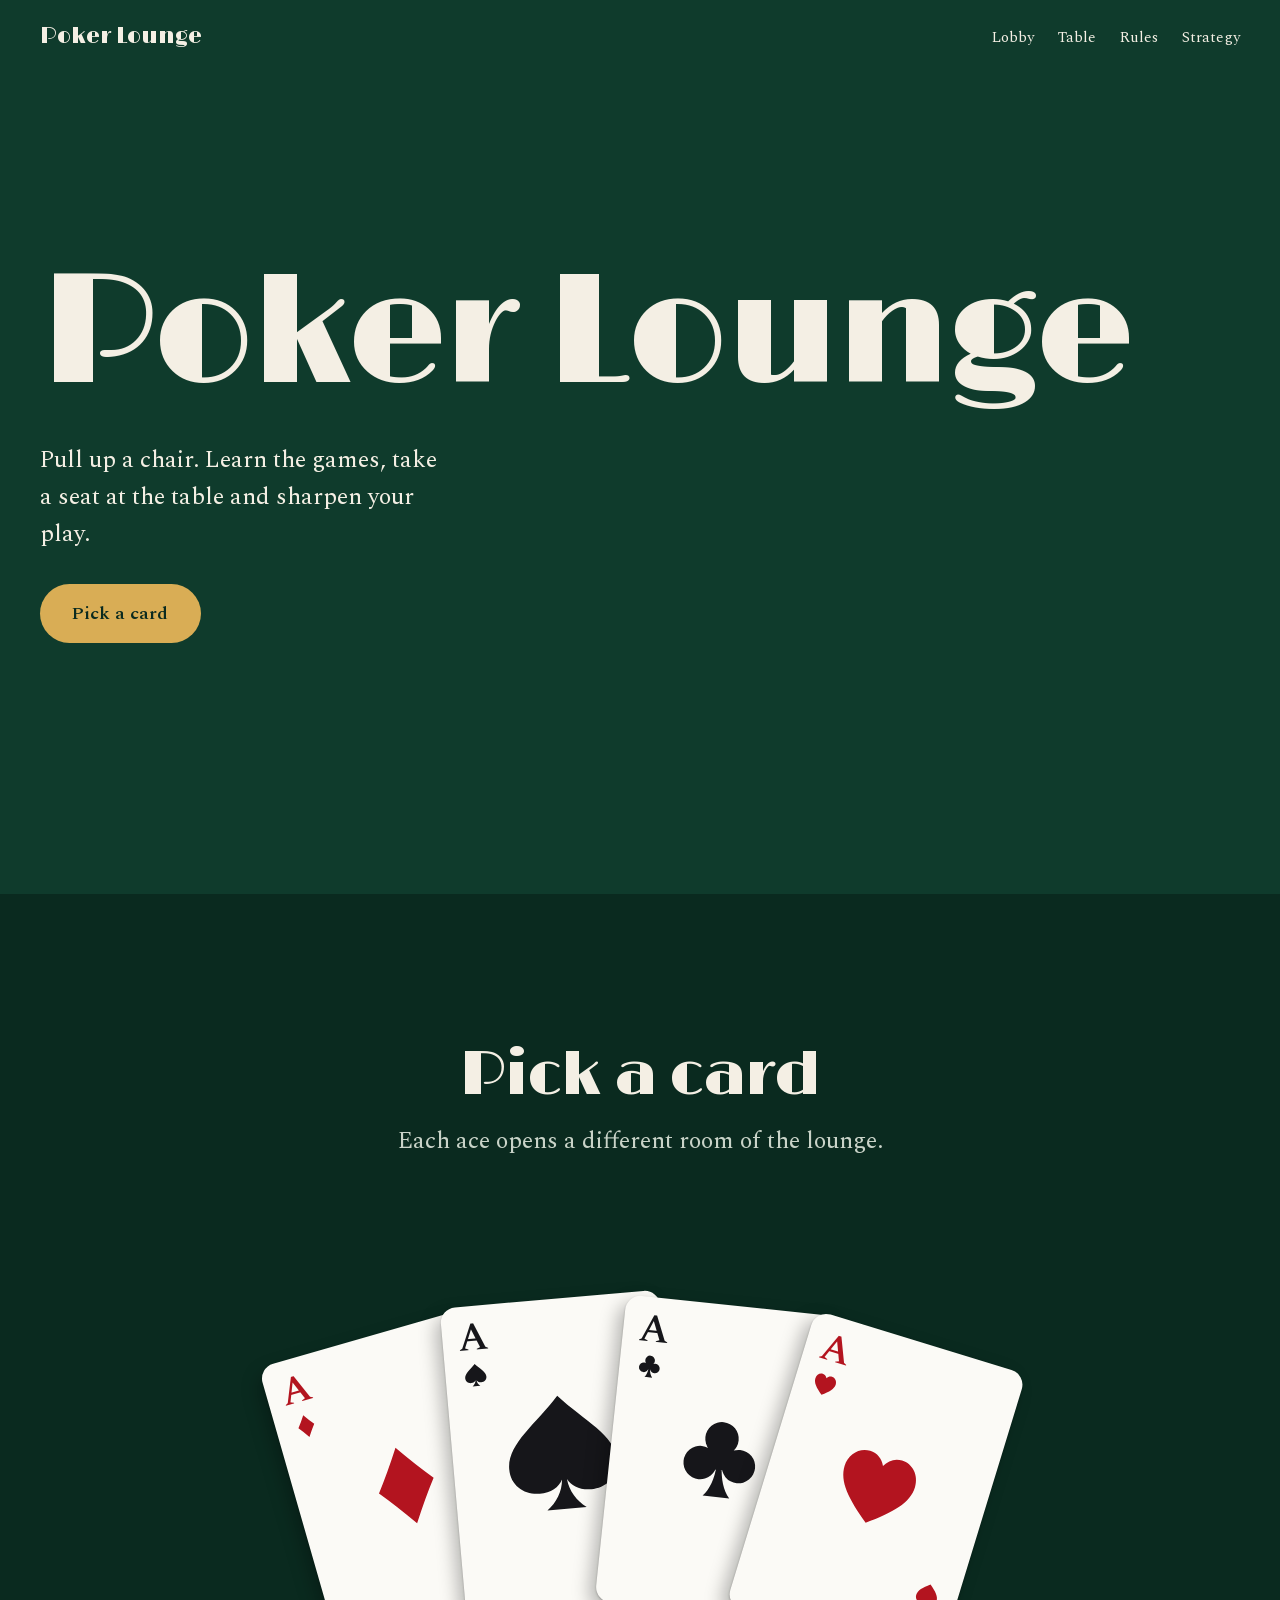
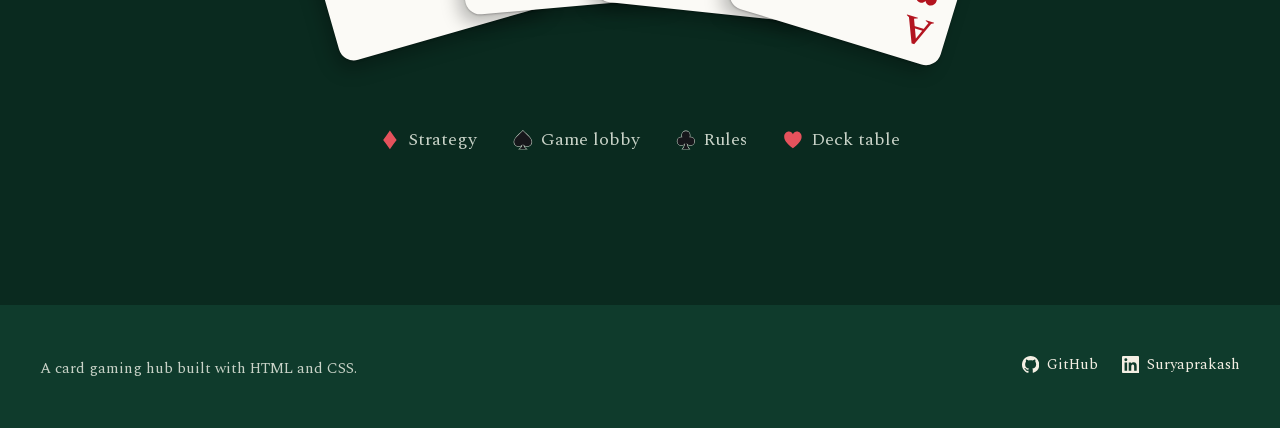
<file: index.html>
<!DOCTYPE html>
<html lang="en">
<head>
  <meta charset="UTF-8">
  <meta name="viewport" content="width=device-width, initial-scale=1">
  <title>Poker Lounge</title>
  <meta name="description" content="Poker Lounge: pick an ace to visit the game lobby, the deck table, the rules or the strategy room.">
  <link rel="stylesheet" href="css/styles.css">
</head>
<body>
  <!-- Icon sprite: suits + footer icons, defined once and pulled in with <use href="#suit-spade"> etc. -->
  <svg class="sprite" aria-hidden="true" focusable="false">
    <symbol id="suit-spade" viewBox="0 0 100 100">
      <path d="M50 4C30 26 6 40 6 60c0 14 11 22 23 22 9 0 16-4 19-10-1 10-6 18-14 24h32c-8-6-13-14-14-24 3 6 10 10 19 10 12 0 23-8 23-22C94 40 70 26 50 4z"/>
    </symbol>
    <symbol id="suit-heart" viewBox="0 0 100 100">
      <path d="M50 92C22 70 6 54 6 34 6 19 17 8 30 8c9 0 16 5 20 13 4-8 11-13 20-13 13 0 24 11 24 26 0 20-16 36-44 58z"/>
    </symbol>
    <symbol id="suit-diamond" viewBox="0 0 100 100">
      <path d="M50 3Q68 30 84 50 68 70 50 97 32 70 16 50 32 30 50 3z"/>
    </symbol>
    <symbol id="suit-club" viewBox="0 0 100 100">
      <path d="M30 26a20 20 0 1 0 40 0a20 20 0 1 0-40 0zM7 57a20 20 0 1 0 40 0a20 20 0 1 0-40 0zM53 57a20 20 0 1 0 40 0a20 20 0 1 0-40 0zM36 50a14 14 0 1 0 28 0a14 14 0 1 0-28 0zM47 58c-1 16-5 29-13 38h32c-8-9-12-22-13-38z"/>
    </symbol>
    <symbol id="icon-github" viewBox="0 0 16 16">
      <path d="M8 0C3.58 0 0 3.58 0 8c0 3.54 2.29 6.53 5.47 7.59.4.07.55-.17.55-.38 0-.19-.01-.82-.01-1.49-2.01.37-2.53-.49-2.69-.94-.09-.23-.48-.94-.82-1.13-.28-.15-.68-.52-.01-.53.63-.01 1.08.58 1.23.82.72 1.21 1.87.87 2.33.66.07-.52.28-.87.51-1.07-1.78-.2-3.64-.89-3.64-3.95 0-.87.31-1.59.82-2.15-.08-.2-.36-1.02.08-2.12 0 0 .67-.21 2.2.82.64-.18 1.32-.27 2-.27.68 0 1.36.09 2 .27 1.53-1.04 2.2-.82 2.2-.82.44 1.1.16 1.92.08 2.12.51.56.82 1.27.82 2.15 0 3.07-1.87 3.75-3.65 3.95.29.25.54.73.54 1.48 0 1.07-.01 1.93-.01 2.2 0 .21.15.46.55.38A8.01 8.01 0 0 0 16 8c0-4.42-3.58-8-8-8z"/>
    </symbol>
    <symbol id="icon-linkedin" viewBox="0 0 24 24">
      <path d="M20.45 20.45h-3.56v-5.57c0-1.33-.02-3.04-1.85-3.04-1.85 0-2.14 1.45-2.14 2.94v5.67H9.35V9h3.41v1.56h.05c.48-.9 1.64-1.85 3.37-1.85 3.6 0 4.27 2.37 4.27 5.46v6.28zM5.34 7.43a2.06 2.06 0 1 1 0-4.13 2.06 2.06 0 0 1 0 4.13zm1.78 13.02H3.56V9h3.56v11.45zM22.22 0H1.77C.79 0 0 .77 0 1.73v20.54C0 23.23.79 24 1.77 24h20.45c.98 0 1.78-.77 1.78-1.73V1.73C24 .77 23.2 0 22.22 0z"/>
    </symbol>
  </svg>

  <header class="site-header">
    <a class="wordmark" href="index.html">Poker Lounge</a>
    <nav aria-label="Main">
      <ul class="nav-links">
        <li><a href="pages/lobby.html">Lobby</a></li>
        <li><a href="pages/table.html">Table</a></li>
        <li><a href="pages/rules.html">Rules</a></li>
        <li><a href="pages/strategy.html">Strategy</a></li>
      </ul>
    </nav>
  </header>

  <main>
    <section class="hero" aria-labelledby="hero-title">
      <h1 id="hero-title" class="hero-title">Poker Lounge</h1>
      <p class="hero-lead">Pull up a chair. Learn the games, take a seat at the table and sharpen your play.</p>
      <a class="btn" href="#deck">Pick a card</a>
    </section>

    <section id="deck" class="deck" aria-labelledby="deck-title">
      <div class="deck-intro">
        <h2 id="deck-title">Pick a card</h2>
        <p>Each ace opens a different room of the lounge.</p>
      </div>

      <!-- Each ace links to one page. Tilt/overlap for each slot lives in styles.css (section 6). -->
      <ul class="fan">
        <li class="fan-slot">
          <a class="card card--red" href="pages/strategy.html" aria-label="Ace of diamonds: Strategy">
            <span class="card-index" aria-hidden="true">A<svg><use href="#suit-diamond"/></svg></span>
            <svg class="card-pip" aria-hidden="true"><use href="#suit-diamond"/></svg>
            <span class="card-index card-index--flip" aria-hidden="true">A<svg><use href="#suit-diamond"/></svg></span>
          </a>
        </li>
        <li class="fan-slot">
          <a class="card" href="pages/lobby.html" aria-label="Ace of spades: Game lobby">
            <span class="card-index" aria-hidden="true">A<svg><use href="#suit-spade"/></svg></span>
            <svg class="card-pip card-pip--large" aria-hidden="true"><use href="#suit-spade"/></svg>
            <span class="card-index card-index--flip" aria-hidden="true">A<svg><use href="#suit-spade"/></svg></span>
          </a>
        </li>
        <li class="fan-slot">
          <a class="card" href="pages/rules.html" aria-label="Ace of clubs: Rules">
            <span class="card-index" aria-hidden="true">A<svg><use href="#suit-club"/></svg></span>
            <svg class="card-pip" aria-hidden="true"><use href="#suit-club"/></svg>
            <span class="card-index card-index--flip" aria-hidden="true">A<svg><use href="#suit-club"/></svg></span>
          </a>
        </li>
        <li class="fan-slot">
          <a class="card card--red" href="pages/table.html" aria-label="Ace of hearts: Deck table">
            <span class="card-index" aria-hidden="true">A<svg><use href="#suit-heart"/></svg></span>
            <svg class="card-pip" aria-hidden="true"><use href="#suit-heart"/></svg>
            <span class="card-index card-index--flip" aria-hidden="true">A<svg><use href="#suit-heart"/></svg></span>
          </a>
        </li>
      </ul>

      <ul class="legend" aria-hidden="true">
        <li class="legend-item"><svg class="legend-suit legend-suit--red"><use href="#suit-diamond"/></svg>Strategy</li>
        <li class="legend-item"><svg class="legend-suit"><use href="#suit-spade"/></svg>Game lobby</li>
        <li class="legend-item"><svg class="legend-suit"><use href="#suit-club"/></svg>Rules</li>
        <li class="legend-item"><svg class="legend-suit legend-suit--red"><use href="#suit-heart"/></svg>Deck table</li>
      </ul>
    </section>
  </main>

  <footer class="site-footer">
    <p>A card gaming hub built with HTML and CSS.</p>
    <ul class="footer-links">
      <li>
        <a href="https://github.com/Rawrzilla-720s/Project_1" target="_blank" rel="noopener">
          <svg class="footer-icon" aria-hidden="true"><use href="#icon-github"/></svg>GitHub
        </a>
      </li>
      <li>
        <a href="https://www.linkedin.com/in/suryaprakash-m7" target="_blank" rel="noopener" aria-label="Suryaprakash on LinkedIn">
          <svg class="footer-icon" aria-hidden="true"><use href="#icon-linkedin"/></svg>Suryaprakash
        </a>
      </li>
    </ul>
  </footer>
</body>
</html>
</file>
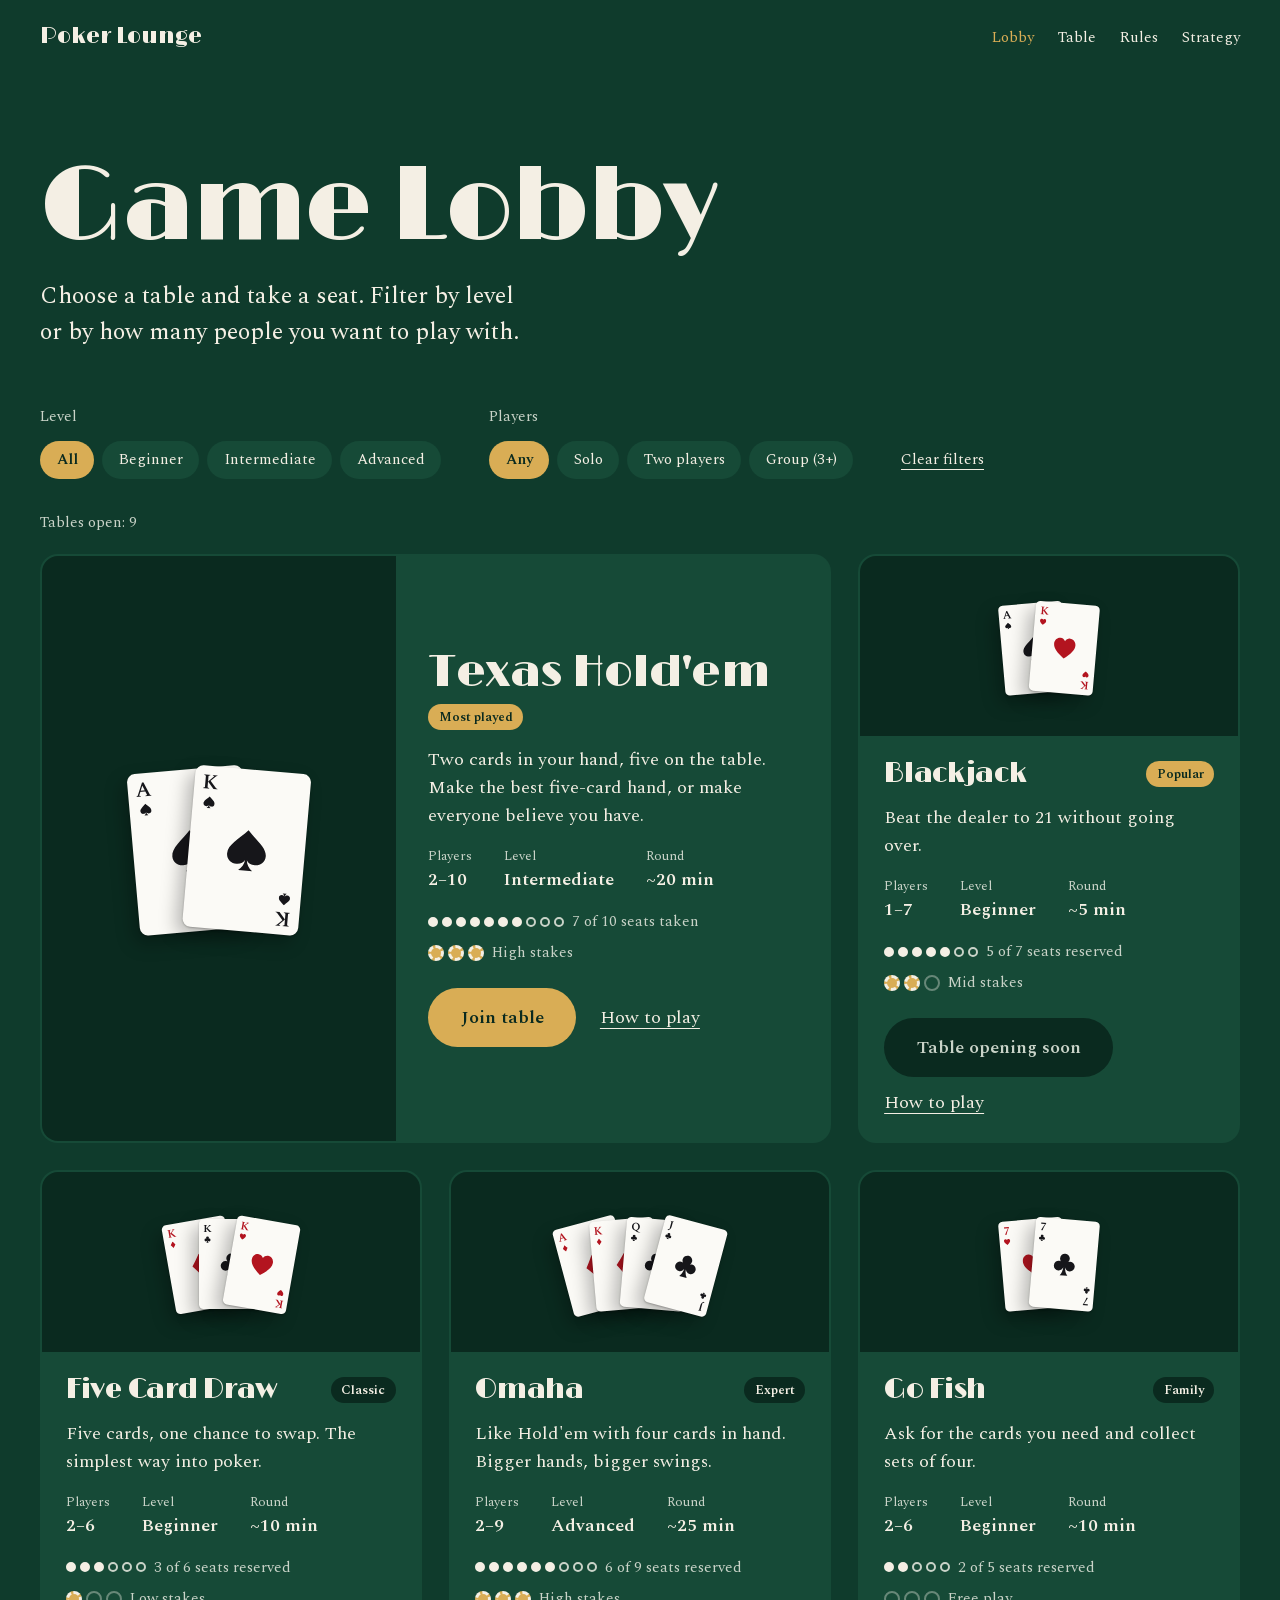
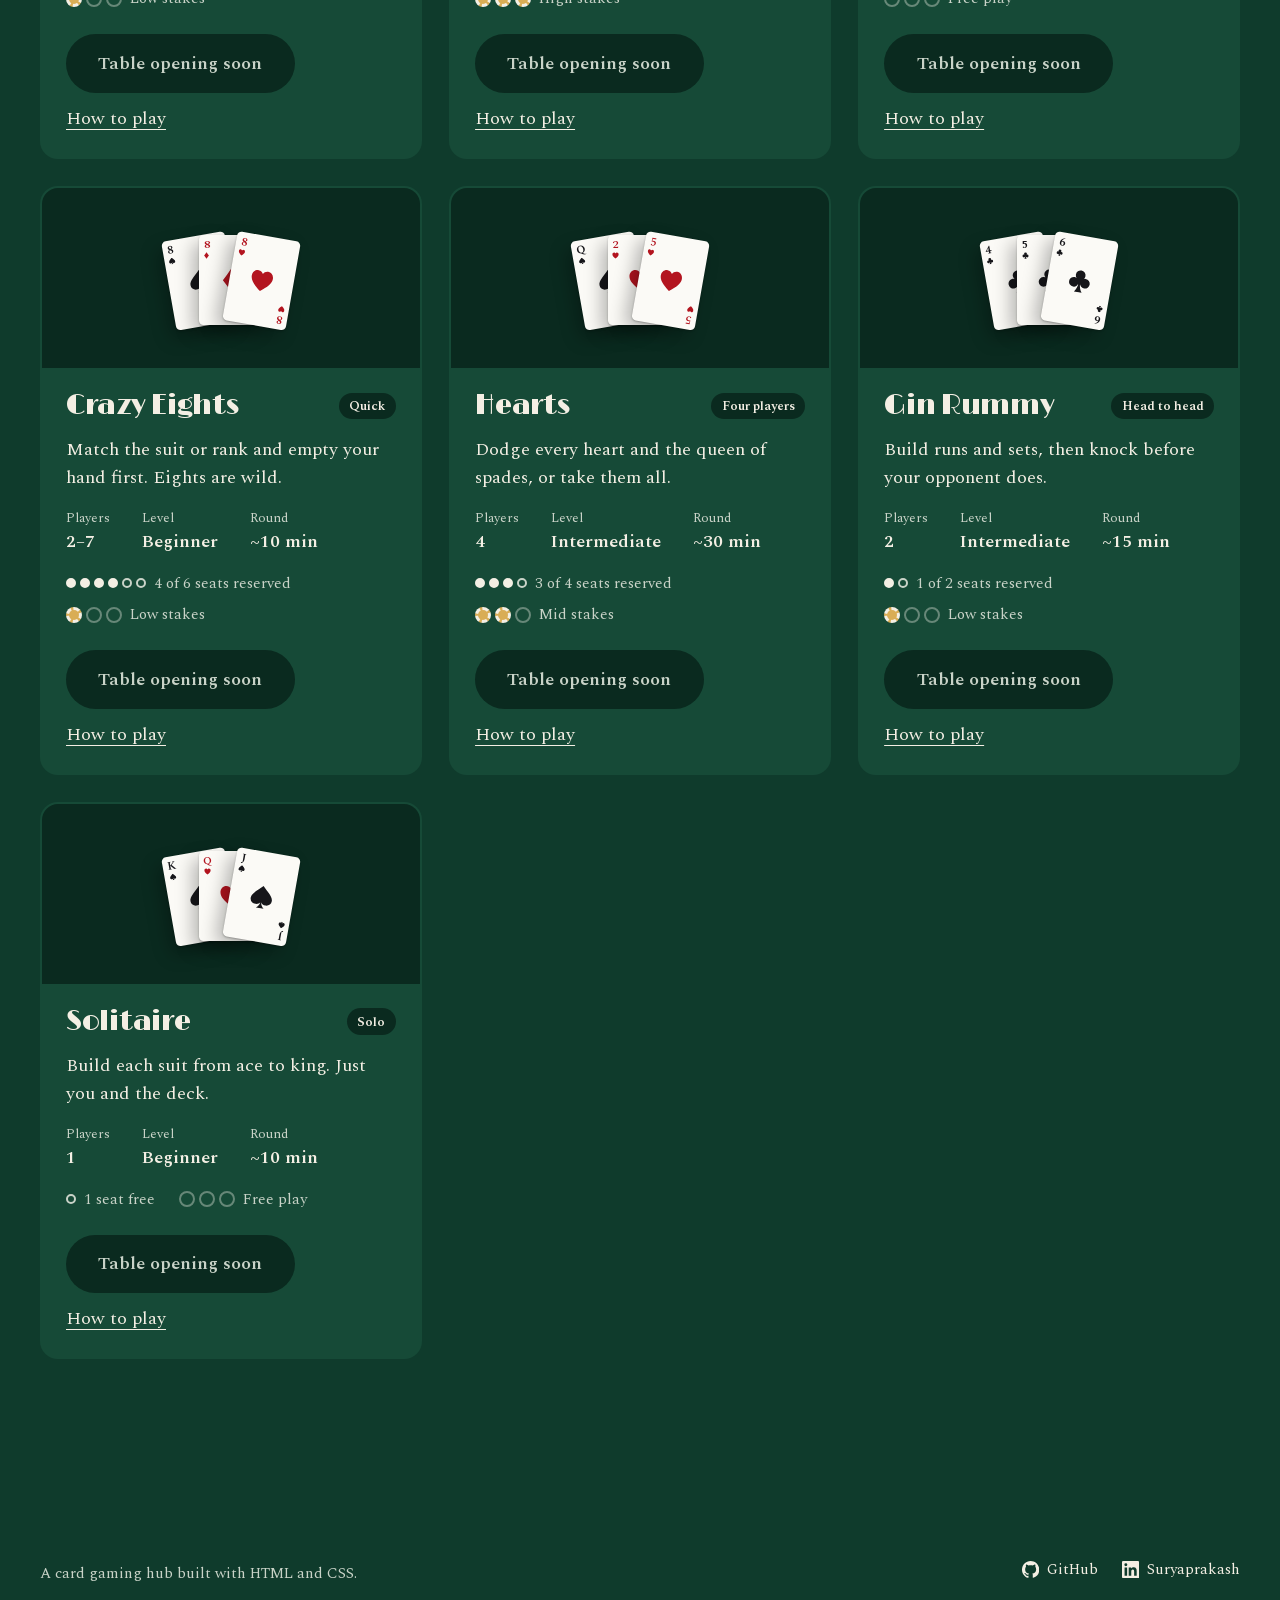
<file: pages/lobby.html>
<!DOCTYPE html>
<html lang="en">
<head>
  <meta charset="UTF-8">
  <meta name="viewport" content="width=device-width, initial-scale=1">
  <title>Game Lobby · Poker Lounge</title>
  <meta name="description" content="Browse every table in the Poker Lounge and filter by level or number of players.">
  <link rel="stylesheet" href="../css/styles.css">
</head>
<body>
  <!-- Icon sprite: suits + footer icons, defined once and pulled in with <use href="#suit-spade"> etc. -->
  <svg class="sprite" aria-hidden="true" focusable="false">
    <symbol id="suit-spade" viewBox="0 0 100 100">
      <path d="M50 4C30 26 6 40 6 60c0 14 11 22 23 22 9 0 16-4 19-10-1 10-6 18-14 24h32c-8-6-13-14-14-24 3 6 10 10 19 10 12 0 23-8 23-22C94 40 70 26 50 4z"/>
    </symbol>
    <symbol id="suit-heart" viewBox="0 0 100 100">
      <path d="M50 92C22 70 6 54 6 34 6 19 17 8 30 8c9 0 16 5 20 13 4-8 11-13 20-13 13 0 24 11 24 26 0 20-16 36-44 58z"/>
    </symbol>
    <symbol id="suit-diamond" viewBox="0 0 100 100">
      <path d="M50 3Q68 30 84 50 68 70 50 97 32 70 16 50 32 30 50 3z"/>
    </symbol>
    <symbol id="suit-club" viewBox="0 0 100 100">
      <path d="M30 26a20 20 0 1 0 40 0a20 20 0 1 0-40 0zM7 57a20 20 0 1 0 40 0a20 20 0 1 0-40 0zM53 57a20 20 0 1 0 40 0a20 20 0 1 0-40 0zM36 50a14 14 0 1 0 28 0a14 14 0 1 0-28 0zM47 58c-1 16-5 29-13 38h32c-8-9-12-22-13-38z"/>
    </symbol>
    <symbol id="icon-github" viewBox="0 0 16 16">
      <path d="M8 0C3.58 0 0 3.58 0 8c0 3.54 2.29 6.53 5.47 7.59.4.07.55-.17.55-.38 0-.19-.01-.82-.01-1.49-2.01.37-2.53-.49-2.69-.94-.09-.23-.48-.94-.82-1.13-.28-.15-.68-.52-.01-.53.63-.01 1.08.58 1.23.82.72 1.21 1.87.87 2.33.66.07-.52.28-.87.51-1.07-1.78-.2-3.64-.89-3.64-3.95 0-.87.31-1.59.82-2.15-.08-.2-.36-1.02.08-2.12 0 0 .67-.21 2.2.82.64-.18 1.32-.27 2-.27.68 0 1.36.09 2 .27 1.53-1.04 2.2-.82 2.2-.82.44 1.1.16 1.92.08 2.12.51.56.82 1.27.82 2.15 0 3.07-1.87 3.75-3.65 3.95.29.25.54.73.54 1.48 0 1.07-.01 1.93-.01 2.2 0 .21.15.46.55.38A8.01 8.01 0 0 0 16 8c0-4.42-3.58-8-8-8z"/>
    </symbol>
    <symbol id="icon-linkedin" viewBox="0 0 24 24">
      <path d="M20.45 20.45h-3.56v-5.57c0-1.33-.02-3.04-1.85-3.04-1.85 0-2.14 1.45-2.14 2.94v5.67H9.35V9h3.41v1.56h.05c.48-.9 1.64-1.85 3.37-1.85 3.6 0 4.27 2.37 4.27 5.46v6.28zM5.34 7.43a2.06 2.06 0 1 1 0-4.13 2.06 2.06 0 0 1 0 4.13zm1.78 13.02H3.56V9h3.56v11.45zM22.22 0H1.77C.79 0 0 .77 0 1.73v20.54C0 23.23.79 24 1.77 24h20.45c.98 0 1.78-.77 1.78-1.73V1.73C24 .77 23.2 0 22.22 0z"/>
    </symbol>
  </svg>

  <header class="site-header">
    <a class="wordmark" href="../index.html">Poker Lounge</a>
    <nav aria-label="Main">
      <ul class="nav-links">
        <li><a href="lobby.html" aria-current="page">Lobby</a></li>
        <li><a href="table.html">Table</a></li>
        <li><a href="rules.html">Rules</a></li>
        <li><a href="strategy.html">Strategy</a></li>
      </ul>
    </nav>
  </header>

  <main class="lobby">
    <section class="page-intro" aria-labelledby="page-title">
      <h1 id="page-title" class="page-title">Game Lobby</h1>
      <p class="page-lead">Choose a table and take a seat. Filter by level or by how many people you want to play with.</p>
    </section>

    <section class="lobby-board" aria-label="Tables">
      <!-- No JS: each radio has to sit right before its label (input:checked + label),
           and Clear filters is just a reset button -->
      <form class="filters" aria-label="Filter tables">
        <fieldset class="filter-group">
          <legend>Level</legend>
          <input class="filter-input sr-only" type="radio" name="level" id="level-all" value="all" checked>
          <label class="filter-option" for="level-all">All</label>
          <input class="filter-input sr-only" type="radio" name="level" id="level-beginner" value="beginner">
          <label class="filter-option" for="level-beginner">Beginner</label>
          <input class="filter-input sr-only" type="radio" name="level" id="level-intermediate" value="intermediate">
          <label class="filter-option" for="level-intermediate">Intermediate</label>
          <input class="filter-input sr-only" type="radio" name="level" id="level-advanced" value="advanced">
          <label class="filter-option" for="level-advanced">Advanced</label>
        </fieldset>
        <fieldset class="filter-group">
          <legend>Players</legend>
          <input class="filter-input sr-only" type="radio" name="players" id="players-any" value="any" checked>
          <label class="filter-option" for="players-any">Any</label>
          <input class="filter-input sr-only" type="radio" name="players" id="players-solo" value="solo">
          <label class="filter-option" for="players-solo">Solo</label>
          <input class="filter-input sr-only" type="radio" name="players" id="players-two" value="two">
          <label class="filter-option" for="players-two">Two players</label>
          <input class="filter-input sr-only" type="radio" name="players" id="players-group" value="group">
          <label class="filter-option" for="players-group">Group (3+)</label>
        </fieldset>
        <button class="filter-reset" type="reset">Clear filters</button>
      </form>

      <div class="board">
        <div class="tile-grid">
        <article class="tile tile--featured" data-level="intermediate" data-players="two group" aria-labelledby="game-holdem">
          <div class="tile-art" aria-hidden="true">
            <div class="mini-hand" style="--mid: 0.5">
              <span class="card" style="--i: 0">
                <span class="card-index">A<svg><use href="#suit-spade"/></svg></span>
                <svg class="card-pip"><use href="#suit-spade"/></svg>
                <span class="card-index card-index--flip">A<svg><use href="#suit-spade"/></svg></span>
              </span>
              <span class="card" style="--i: 1">
                <span class="card-index">K<svg><use href="#suit-spade"/></svg></span>
                <svg class="card-pip"><use href="#suit-spade"/></svg>
                <span class="card-index card-index--flip">K<svg><use href="#suit-spade"/></svg></span>
              </span>
            </div>
          </div>
          <div class="tile-body">
            <div class="tile-head">
              <h2 class="tile-title" id="game-holdem">Texas Hold'em</h2>
              <span class="badge badge--gold">Most played</span>
            </div>
            <p>Two cards in your hand, five on the table. Make the best five-card hand, or make everyone believe you have.</p>
            <dl class="tile-stats">
              <div><dt>Players</dt><dd>2–10</dd></div>
              <div><dt>Level</dt><dd>Intermediate</dd></div>
              <div><dt>Round</dt><dd>~20 min</dd></div>
            </dl>
            <div class="tile-status">
              <p class="seats"><span class="seat-dots" aria-hidden="true"><span class="seat seat--taken"></span><span class="seat seat--taken"></span><span class="seat seat--taken"></span><span class="seat seat--taken"></span><span class="seat seat--taken"></span><span class="seat seat--taken"></span><span class="seat seat--taken"></span><span class="seat"></span><span class="seat"></span><span class="seat"></span></span>7 of 10 seats taken</p>
              <p class="stakes stakes--high"><span class="chips" aria-hidden="true"><span class="chip"></span><span class="chip"></span><span class="chip"></span></span>High stakes</p>
            </div>
            <div class="tile-actions">
              <a class="btn" href="table.html">Join table</a>
              <a class="text-link" href="rules.html#holdem">How to play<span class="sr-only"> Texas Hold'em</span></a>
            </div>
          </div>
        </article>
        <article class="tile" data-level="beginner" data-players="solo two group" aria-labelledby="game-blackjack">
          <div class="tile-art" aria-hidden="true">
            <div class="mini-hand" style="--mid: 0.5">
              <span class="card" style="--i: 0">
                <span class="card-index">A<svg><use href="#suit-spade"/></svg></span>
                <svg class="card-pip"><use href="#suit-spade"/></svg>
                <span class="card-index card-index--flip">A<svg><use href="#suit-spade"/></svg></span>
              </span>
              <span class="card card--red" style="--i: 1">
                <span class="card-index">K<svg><use href="#suit-heart"/></svg></span>
                <svg class="card-pip"><use href="#suit-heart"/></svg>
                <span class="card-index card-index--flip">K<svg><use href="#suit-heart"/></svg></span>
              </span>
            </div>
          </div>
          <div class="tile-body">
            <div class="tile-head">
              <h2 class="tile-title" id="game-blackjack">Blackjack</h2>
              <span class="badge badge--gold">Popular</span>
            </div>
            <p>Beat the dealer to 21 without going over.</p>
            <dl class="tile-stats">
              <div><dt>Players</dt><dd>1–7</dd></div>
              <div><dt>Level</dt><dd>Beginner</dd></div>
              <div><dt>Round</dt><dd>~5 min</dd></div>
            </dl>
            <div class="tile-status">
              <p class="seats"><span class="seat-dots" aria-hidden="true"><span class="seat seat--taken"></span><span class="seat seat--taken"></span><span class="seat seat--taken"></span><span class="seat seat--taken"></span><span class="seat seat--taken"></span><span class="seat"></span><span class="seat"></span></span>5 of 7 seats reserved</p>
              <p class="stakes stakes--mid"><span class="chips" aria-hidden="true"><span class="chip"></span><span class="chip"></span><span class="chip"></span></span>Mid stakes</p>
            </div>
            <div class="tile-actions">
              <span class="btn btn--disabled" aria-disabled="true">Table opening soon</span>
              <a class="text-link" href="rules.html#blackjack">How to play<span class="sr-only"> Blackjack</span></a>
            </div>
          </div>
        </article>
        <article class="tile" data-level="beginner" data-players="two group" aria-labelledby="game-five-card-draw">
          <div class="tile-art" aria-hidden="true">
            <div class="mini-hand" style="--mid: 1">
              <span class="card card--red" style="--i: 0">
                <span class="card-index">K<svg><use href="#suit-diamond"/></svg></span>
                <svg class="card-pip"><use href="#suit-diamond"/></svg>
                <span class="card-index card-index--flip">K<svg><use href="#suit-diamond"/></svg></span>
              </span>
              <span class="card" style="--i: 1">
                <span class="card-index">K<svg><use href="#suit-club"/></svg></span>
                <svg class="card-pip"><use href="#suit-club"/></svg>
                <span class="card-index card-index--flip">K<svg><use href="#suit-club"/></svg></span>
              </span>
              <span class="card card--red" style="--i: 2">
                <span class="card-index">K<svg><use href="#suit-heart"/></svg></span>
                <svg class="card-pip"><use href="#suit-heart"/></svg>
                <span class="card-index card-index--flip">K<svg><use href="#suit-heart"/></svg></span>
              </span>
            </div>
          </div>
          <div class="tile-body">
            <div class="tile-head">
              <h2 class="tile-title" id="game-five-card-draw">Five Card Draw</h2>
              <span class="badge">Classic</span>
            </div>
            <p>Five cards, one chance to swap. The simplest way into poker.</p>
            <dl class="tile-stats">
              <div><dt>Players</dt><dd>2–6</dd></div>
              <div><dt>Level</dt><dd>Beginner</dd></div>
              <div><dt>Round</dt><dd>~10 min</dd></div>
            </dl>
            <div class="tile-status">
              <p class="seats"><span class="seat-dots" aria-hidden="true"><span class="seat seat--taken"></span><span class="seat seat--taken"></span><span class="seat seat--taken"></span><span class="seat"></span><span class="seat"></span><span class="seat"></span></span>3 of 6 seats reserved</p>
              <p class="stakes stakes--low"><span class="chips" aria-hidden="true"><span class="chip"></span><span class="chip"></span><span class="chip"></span></span>Low stakes</p>
            </div>
            <div class="tile-actions">
              <span class="btn btn--disabled" aria-disabled="true">Table opening soon</span>
              <a class="text-link" href="rules.html#five-card-draw">How to play<span class="sr-only"> Five Card Draw</span></a>
            </div>
          </div>
        </article>
        <article class="tile" data-level="advanced" data-players="two group" aria-labelledby="game-omaha">
          <div class="tile-art" aria-hidden="true">
            <div class="mini-hand" style="--mid: 1.5">
              <span class="card card--red" style="--i: 0">
                <span class="card-index">A<svg><use href="#suit-diamond"/></svg></span>
                <svg class="card-pip"><use href="#suit-diamond"/></svg>
                <span class="card-index card-index--flip">A<svg><use href="#suit-diamond"/></svg></span>
              </span>
              <span class="card card--red" style="--i: 1">
                <span class="card-index">K<svg><use href="#suit-diamond"/></svg></span>
                <svg class="card-pip"><use href="#suit-diamond"/></svg>
                <span class="card-index card-index--flip">K<svg><use href="#suit-diamond"/></svg></span>
              </span>
              <span class="card" style="--i: 2">
                <span class="card-index">Q<svg><use href="#suit-club"/></svg></span>
                <svg class="card-pip"><use href="#suit-club"/></svg>
                <span class="card-index card-index--flip">Q<svg><use href="#suit-club"/></svg></span>
              </span>
              <span class="card" style="--i: 3">
                <span class="card-index">J<svg><use href="#suit-club"/></svg></span>
                <svg class="card-pip"><use href="#suit-club"/></svg>
                <span class="card-index card-index--flip">J<svg><use href="#suit-club"/></svg></span>
              </span>
            </div>
          </div>
          <div class="tile-body">
            <div class="tile-head">
              <h2 class="tile-title" id="game-omaha">Omaha</h2>
              <span class="badge">Expert</span>
            </div>
            <p>Like Hold'em with four cards in hand. Bigger hands, bigger swings.</p>
            <dl class="tile-stats">
              <div><dt>Players</dt><dd>2–9</dd></div>
              <div><dt>Level</dt><dd>Advanced</dd></div>
              <div><dt>Round</dt><dd>~25 min</dd></div>
            </dl>
            <div class="tile-status">
              <p class="seats"><span class="seat-dots" aria-hidden="true"><span class="seat seat--taken"></span><span class="seat seat--taken"></span><span class="seat seat--taken"></span><span class="seat seat--taken"></span><span class="seat seat--taken"></span><span class="seat seat--taken"></span><span class="seat"></span><span class="seat"></span><span class="seat"></span></span>6 of 9 seats reserved</p>
              <p class="stakes stakes--high"><span class="chips" aria-hidden="true"><span class="chip"></span><span class="chip"></span><span class="chip"></span></span>High stakes</p>
            </div>
            <div class="tile-actions">
              <span class="btn btn--disabled" aria-disabled="true">Table opening soon</span>
              <a class="text-link" href="rules.html#omaha">How to play<span class="sr-only"> Omaha</span></a>
            </div>
          </div>
        </article>
        <article class="tile" data-level="beginner" data-players="two group" aria-labelledby="game-go-fish">
          <div class="tile-art" aria-hidden="true">
            <div class="mini-hand" style="--mid: 0.5">
              <span class="card card--red" style="--i: 0">
                <span class="card-index">7<svg><use href="#suit-heart"/></svg></span>
                <svg class="card-pip"><use href="#suit-heart"/></svg>
                <span class="card-index card-index--flip">7<svg><use href="#suit-heart"/></svg></span>
              </span>
              <span class="card" style="--i: 1">
                <span class="card-index">7<svg><use href="#suit-club"/></svg></span>
                <svg class="card-pip"><use href="#suit-club"/></svg>
                <span class="card-index card-index--flip">7<svg><use href="#suit-club"/></svg></span>
              </span>
            </div>
          </div>
          <div class="tile-body">
            <div class="tile-head">
              <h2 class="tile-title" id="game-go-fish">Go Fish</h2>
              <span class="badge">Family</span>
            </div>
            <p>Ask for the cards you need and collect sets of four.</p>
            <dl class="tile-stats">
              <div><dt>Players</dt><dd>2–6</dd></div>
              <div><dt>Level</dt><dd>Beginner</dd></div>
              <div><dt>Round</dt><dd>~10 min</dd></div>
            </dl>
            <div class="tile-status">
              <p class="seats"><span class="seat-dots" aria-hidden="true"><span class="seat seat--taken"></span><span class="seat seat--taken"></span><span class="seat"></span><span class="seat"></span><span class="seat"></span></span>2 of 5 seats reserved</p>
              <p class="stakes stakes--free"><span class="chips" aria-hidden="true"><span class="chip"></span><span class="chip"></span><span class="chip"></span></span>Free play</p>
            </div>
            <div class="tile-actions">
              <span class="btn btn--disabled" aria-disabled="true">Table opening soon</span>
              <a class="text-link" href="rules.html#go-fish">How to play<span class="sr-only"> Go Fish</span></a>
            </div>
          </div>
        </article>
        <article class="tile" data-level="beginner" data-players="two group" aria-labelledby="game-crazy-eights">
          <div class="tile-art" aria-hidden="true">
            <div class="mini-hand" style="--mid: 1">
              <span class="card" style="--i: 0">
                <span class="card-index">8<svg><use href="#suit-spade"/></svg></span>
                <svg class="card-pip"><use href="#suit-spade"/></svg>
                <span class="card-index card-index--flip">8<svg><use href="#suit-spade"/></svg></span>
              </span>
              <span class="card card--red" style="--i: 1">
                <span class="card-index">8<svg><use href="#suit-diamond"/></svg></span>
                <svg class="card-pip"><use href="#suit-diamond"/></svg>
                <span class="card-index card-index--flip">8<svg><use href="#suit-diamond"/></svg></span>
              </span>
              <span class="card card--red" style="--i: 2">
                <span class="card-index">8<svg><use href="#suit-heart"/></svg></span>
                <svg class="card-pip"><use href="#suit-heart"/></svg>
                <span class="card-index card-index--flip">8<svg><use href="#suit-heart"/></svg></span>
              </span>
            </div>
          </div>
          <div class="tile-body">
            <div class="tile-head">
              <h2 class="tile-title" id="game-crazy-eights">Crazy Eights</h2>
              <span class="badge">Quick</span>
            </div>
            <p>Match the suit or rank and empty your hand first. Eights are wild.</p>
            <dl class="tile-stats">
              <div><dt>Players</dt><dd>2–7</dd></div>
              <div><dt>Level</dt><dd>Beginner</dd></div>
              <div><dt>Round</dt><dd>~10 min</dd></div>
            </dl>
            <div class="tile-status">
              <p class="seats"><span class="seat-dots" aria-hidden="true"><span class="seat seat--taken"></span><span class="seat seat--taken"></span><span class="seat seat--taken"></span><span class="seat seat--taken"></span><span class="seat"></span><span class="seat"></span></span>4 of 6 seats reserved</p>
              <p class="stakes stakes--low"><span class="chips" aria-hidden="true"><span class="chip"></span><span class="chip"></span><span class="chip"></span></span>Low stakes</p>
            </div>
            <div class="tile-actions">
              <span class="btn btn--disabled" aria-disabled="true">Table opening soon</span>
              <a class="text-link" href="rules.html#crazy-eights">How to play<span class="sr-only"> Crazy Eights</span></a>
            </div>
          </div>
        </article>
        <article class="tile" data-level="intermediate" data-players="group" aria-labelledby="game-hearts">
          <div class="tile-art" aria-hidden="true">
            <div class="mini-hand" style="--mid: 1">
              <span class="card" style="--i: 0">
                <span class="card-index">Q<svg><use href="#suit-spade"/></svg></span>
                <svg class="card-pip"><use href="#suit-spade"/></svg>
                <span class="card-index card-index--flip">Q<svg><use href="#suit-spade"/></svg></span>
              </span>
              <span class="card card--red" style="--i: 1">
                <span class="card-index">2<svg><use href="#suit-heart"/></svg></span>
                <svg class="card-pip"><use href="#suit-heart"/></svg>
                <span class="card-index card-index--flip">2<svg><use href="#suit-heart"/></svg></span>
              </span>
              <span class="card card--red" style="--i: 2">
                <span class="card-index">5<svg><use href="#suit-heart"/></svg></span>
                <svg class="card-pip"><use href="#suit-heart"/></svg>
                <span class="card-index card-index--flip">5<svg><use href="#suit-heart"/></svg></span>
              </span>
            </div>
          </div>
          <div class="tile-body">
            <div class="tile-head">
              <h2 class="tile-title" id="game-hearts">Hearts</h2>
              <span class="badge">Four players</span>
            </div>
            <p>Dodge every heart and the queen of spades, or take them all.</p>
            <dl class="tile-stats">
              <div><dt>Players</dt><dd>4</dd></div>
              <div><dt>Level</dt><dd>Intermediate</dd></div>
              <div><dt>Round</dt><dd>~30 min</dd></div>
            </dl>
            <div class="tile-status">
              <p class="seats"><span class="seat-dots" aria-hidden="true"><span class="seat seat--taken"></span><span class="seat seat--taken"></span><span class="seat seat--taken"></span><span class="seat"></span></span>3 of 4 seats reserved</p>
              <p class="stakes stakes--mid"><span class="chips" aria-hidden="true"><span class="chip"></span><span class="chip"></span><span class="chip"></span></span>Mid stakes</p>
            </div>
            <div class="tile-actions">
              <span class="btn btn--disabled" aria-disabled="true">Table opening soon</span>
              <a class="text-link" href="rules.html#hearts">How to play<span class="sr-only"> Hearts</span></a>
            </div>
          </div>
        </article>
        <article class="tile" data-level="intermediate" data-players="two" aria-labelledby="game-gin-rummy">
          <div class="tile-art" aria-hidden="true">
            <div class="mini-hand" style="--mid: 1">
              <span class="card" style="--i: 0">
                <span class="card-index">4<svg><use href="#suit-club"/></svg></span>
                <svg class="card-pip"><use href="#suit-club"/></svg>
                <span class="card-index card-index--flip">4<svg><use href="#suit-club"/></svg></span>
              </span>
              <span class="card" style="--i: 1">
                <span class="card-index">5<svg><use href="#suit-club"/></svg></span>
                <svg class="card-pip"><use href="#suit-club"/></svg>
                <span class="card-index card-index--flip">5<svg><use href="#suit-club"/></svg></span>
              </span>
              <span class="card" style="--i: 2">
                <span class="card-index">6<svg><use href="#suit-club"/></svg></span>
                <svg class="card-pip"><use href="#suit-club"/></svg>
                <span class="card-index card-index--flip">6<svg><use href="#suit-club"/></svg></span>
              </span>
            </div>
          </div>
          <div class="tile-body">
            <div class="tile-head">
              <h2 class="tile-title" id="game-gin-rummy">Gin Rummy</h2>
              <span class="badge">Head to head</span>
            </div>
            <p>Build runs and sets, then knock before your opponent does.</p>
            <dl class="tile-stats">
              <div><dt>Players</dt><dd>2</dd></div>
              <div><dt>Level</dt><dd>Intermediate</dd></div>
              <div><dt>Round</dt><dd>~15 min</dd></div>
            </dl>
            <div class="tile-status">
              <p class="seats"><span class="seat-dots" aria-hidden="true"><span class="seat seat--taken"></span><span class="seat"></span></span>1 of 2 seats reserved</p>
              <p class="stakes stakes--low"><span class="chips" aria-hidden="true"><span class="chip"></span><span class="chip"></span><span class="chip"></span></span>Low stakes</p>
            </div>
            <div class="tile-actions">
              <span class="btn btn--disabled" aria-disabled="true">Table opening soon</span>
              <a class="text-link" href="rules.html#gin-rummy">How to play<span class="sr-only"> Gin Rummy</span></a>
            </div>
          </div>
        </article>
        <article class="tile" data-level="beginner" data-players="solo" aria-labelledby="game-solitaire">
          <div class="tile-art" aria-hidden="true">
            <div class="mini-hand" style="--mid: 1">
              <span class="card" style="--i: 0">
                <span class="card-index">K<svg><use href="#suit-spade"/></svg></span>
                <svg class="card-pip"><use href="#suit-spade"/></svg>
                <span class="card-index card-index--flip">K<svg><use href="#suit-spade"/></svg></span>
              </span>
              <span class="card card--red" style="--i: 1">
                <span class="card-index">Q<svg><use href="#suit-heart"/></svg></span>
                <svg class="card-pip"><use href="#suit-heart"/></svg>
                <span class="card-index card-index--flip">Q<svg><use href="#suit-heart"/></svg></span>
              </span>
              <span class="card" style="--i: 2">
                <span class="card-index">J<svg><use href="#suit-spade"/></svg></span>
                <svg class="card-pip"><use href="#suit-spade"/></svg>
                <span class="card-index card-index--flip">J<svg><use href="#suit-spade"/></svg></span>
              </span>
            </div>
          </div>
          <div class="tile-body">
            <div class="tile-head">
              <h2 class="tile-title" id="game-solitaire">Solitaire</h2>
              <span class="badge">Solo</span>
            </div>
            <p>Build each suit from ace to king. Just you and the deck.</p>
            <dl class="tile-stats">
              <div><dt>Players</dt><dd>1</dd></div>
              <div><dt>Level</dt><dd>Beginner</dd></div>
              <div><dt>Round</dt><dd>~10 min</dd></div>
            </dl>
            <div class="tile-status">
              <p class="seats"><span class="seat-dots" aria-hidden="true"><span class="seat"></span></span>1 seat free</p>
              <p class="stakes stakes--free"><span class="chips" aria-hidden="true"><span class="chip"></span><span class="chip"></span><span class="chip"></span></span>Free play</p>
            </div>
            <div class="tile-actions">
              <span class="btn btn--disabled" aria-disabled="true">Table opening soon</span>
              <a class="text-link" href="rules.html#solitaire">How to play<span class="sr-only"> Solitaire</span></a>
            </div>
          </div>
        </article>
        </div>
        <p class="empty">No tables match those filters yet. Try a different level, or clear the filters.</p>
        <!-- Keep this after the grid - see the note on .results in styles.css -->
        <p class="results" aria-hidden="true"></p>
      </div>
    </section>
  </main>

  <footer class="site-footer">
    <p>A card gaming hub built with HTML and CSS.</p>
    <ul class="footer-links">
      <li>
        <a href="https://github.com/Rawrzilla-720s/Project_1" target="_blank" rel="noopener">
          <svg class="footer-icon" aria-hidden="true"><use href="#icon-github"/></svg>GitHub
        </a>
      </li>
      <li>
        <a href="https://www.linkedin.com/in/suryaprakash-m7" target="_blank" rel="noopener" aria-label="Suryaprakash on LinkedIn">
          <svg class="footer-icon" aria-hidden="true"><use href="#icon-linkedin"/></svg>Suryaprakash
        </a>
      </li>
    </ul>
  </footer>
</body>
</html>
</file>
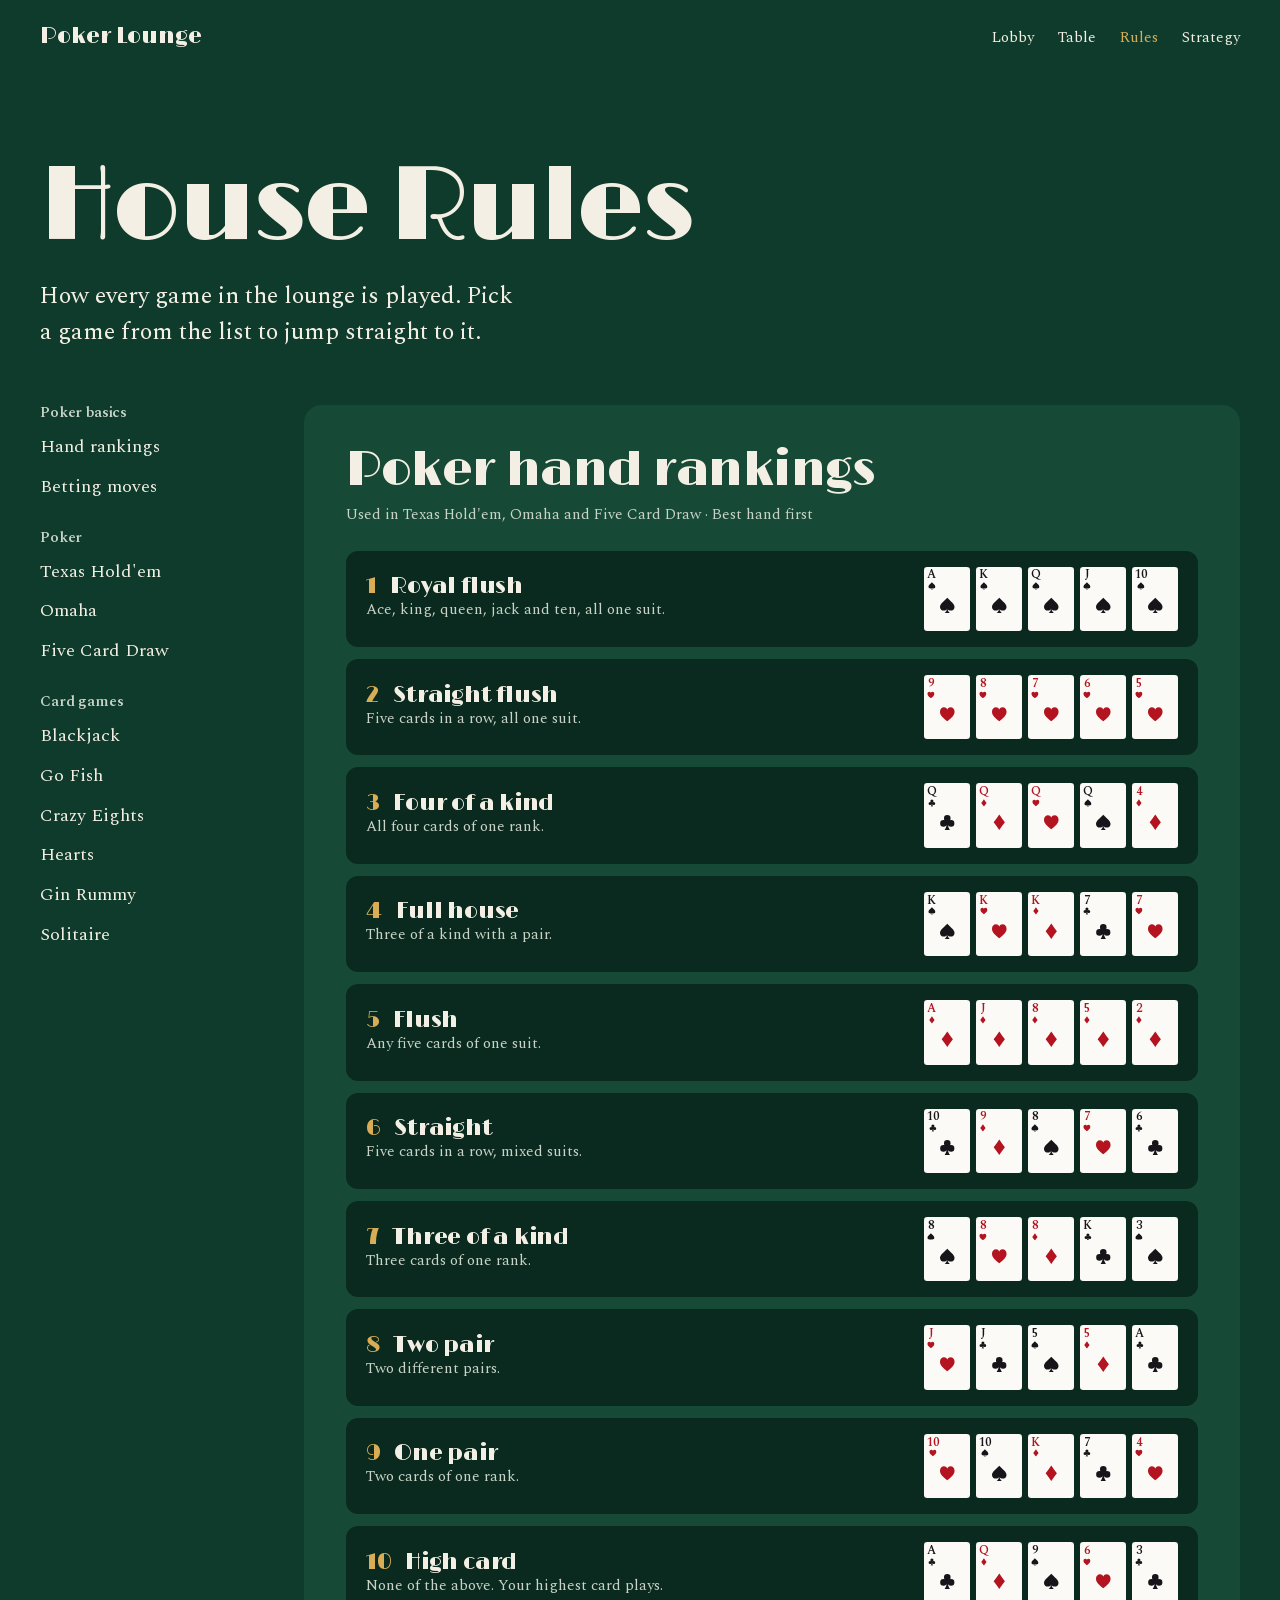
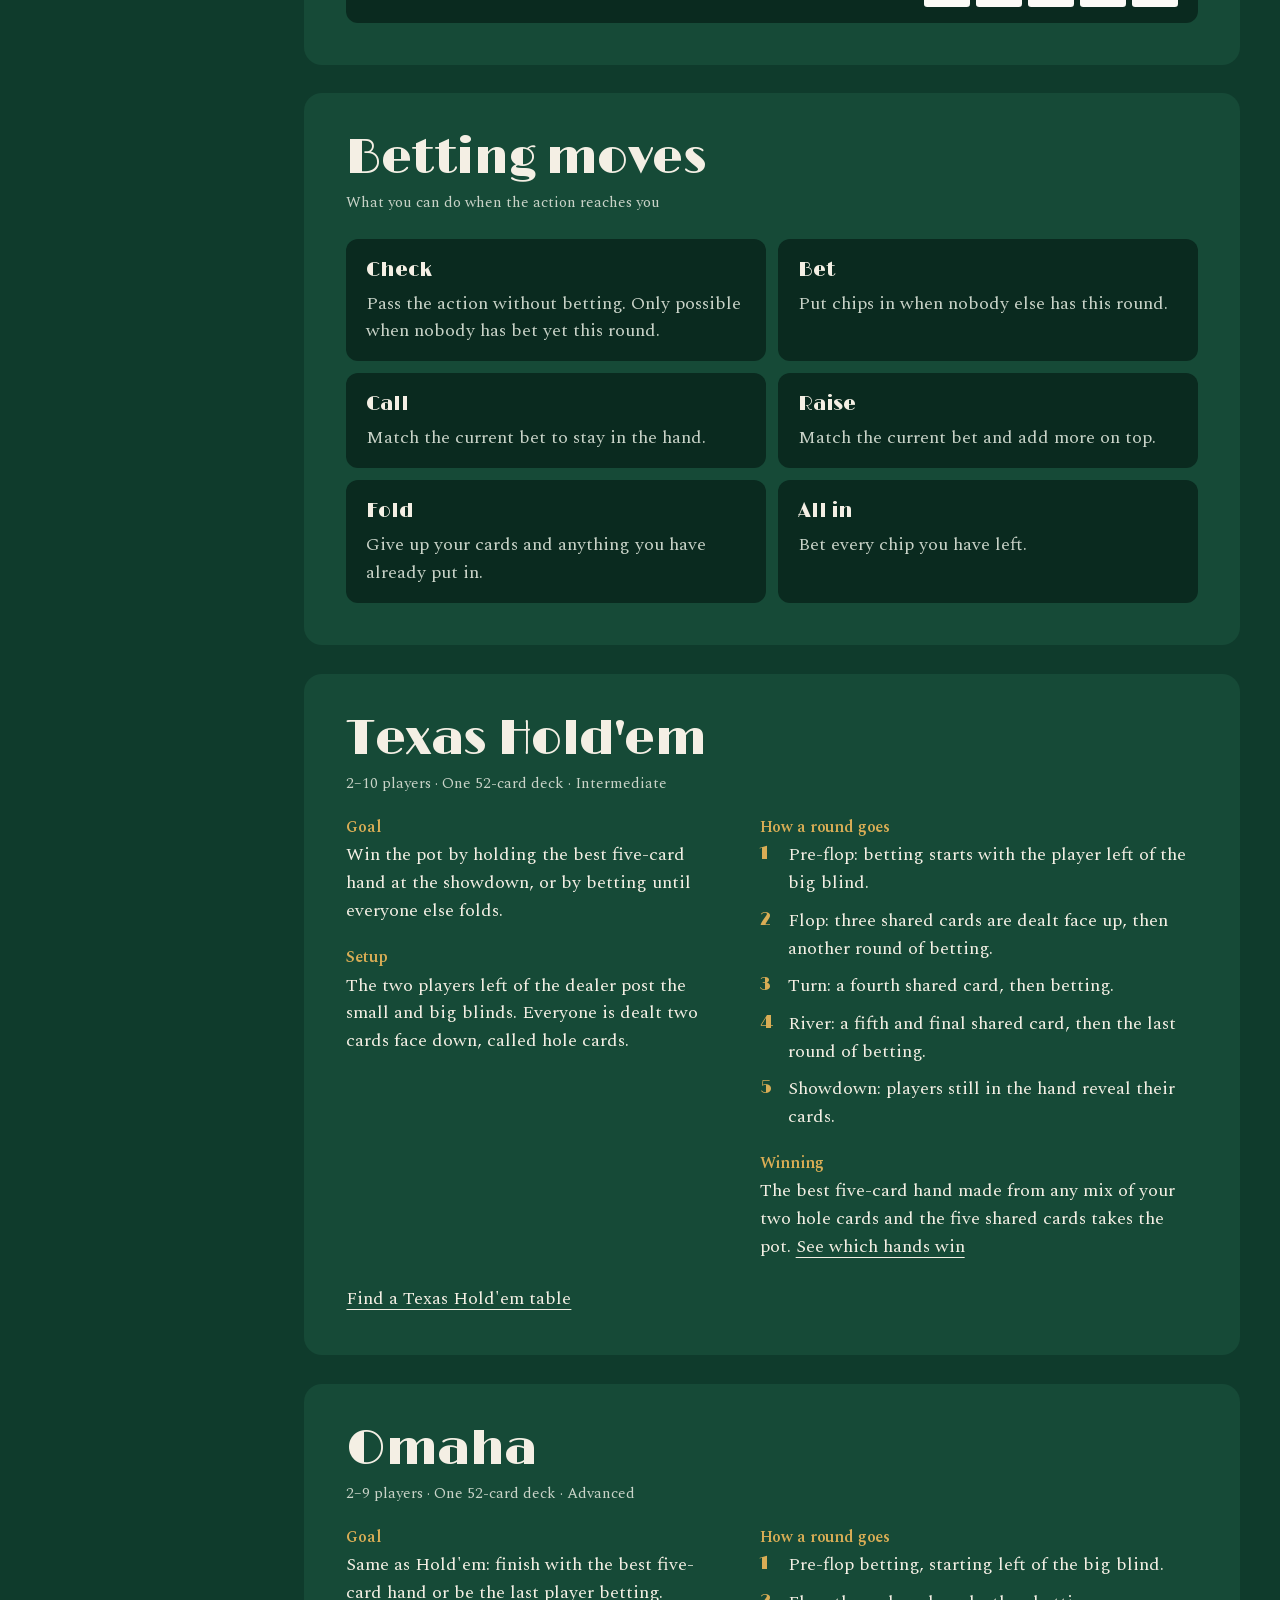
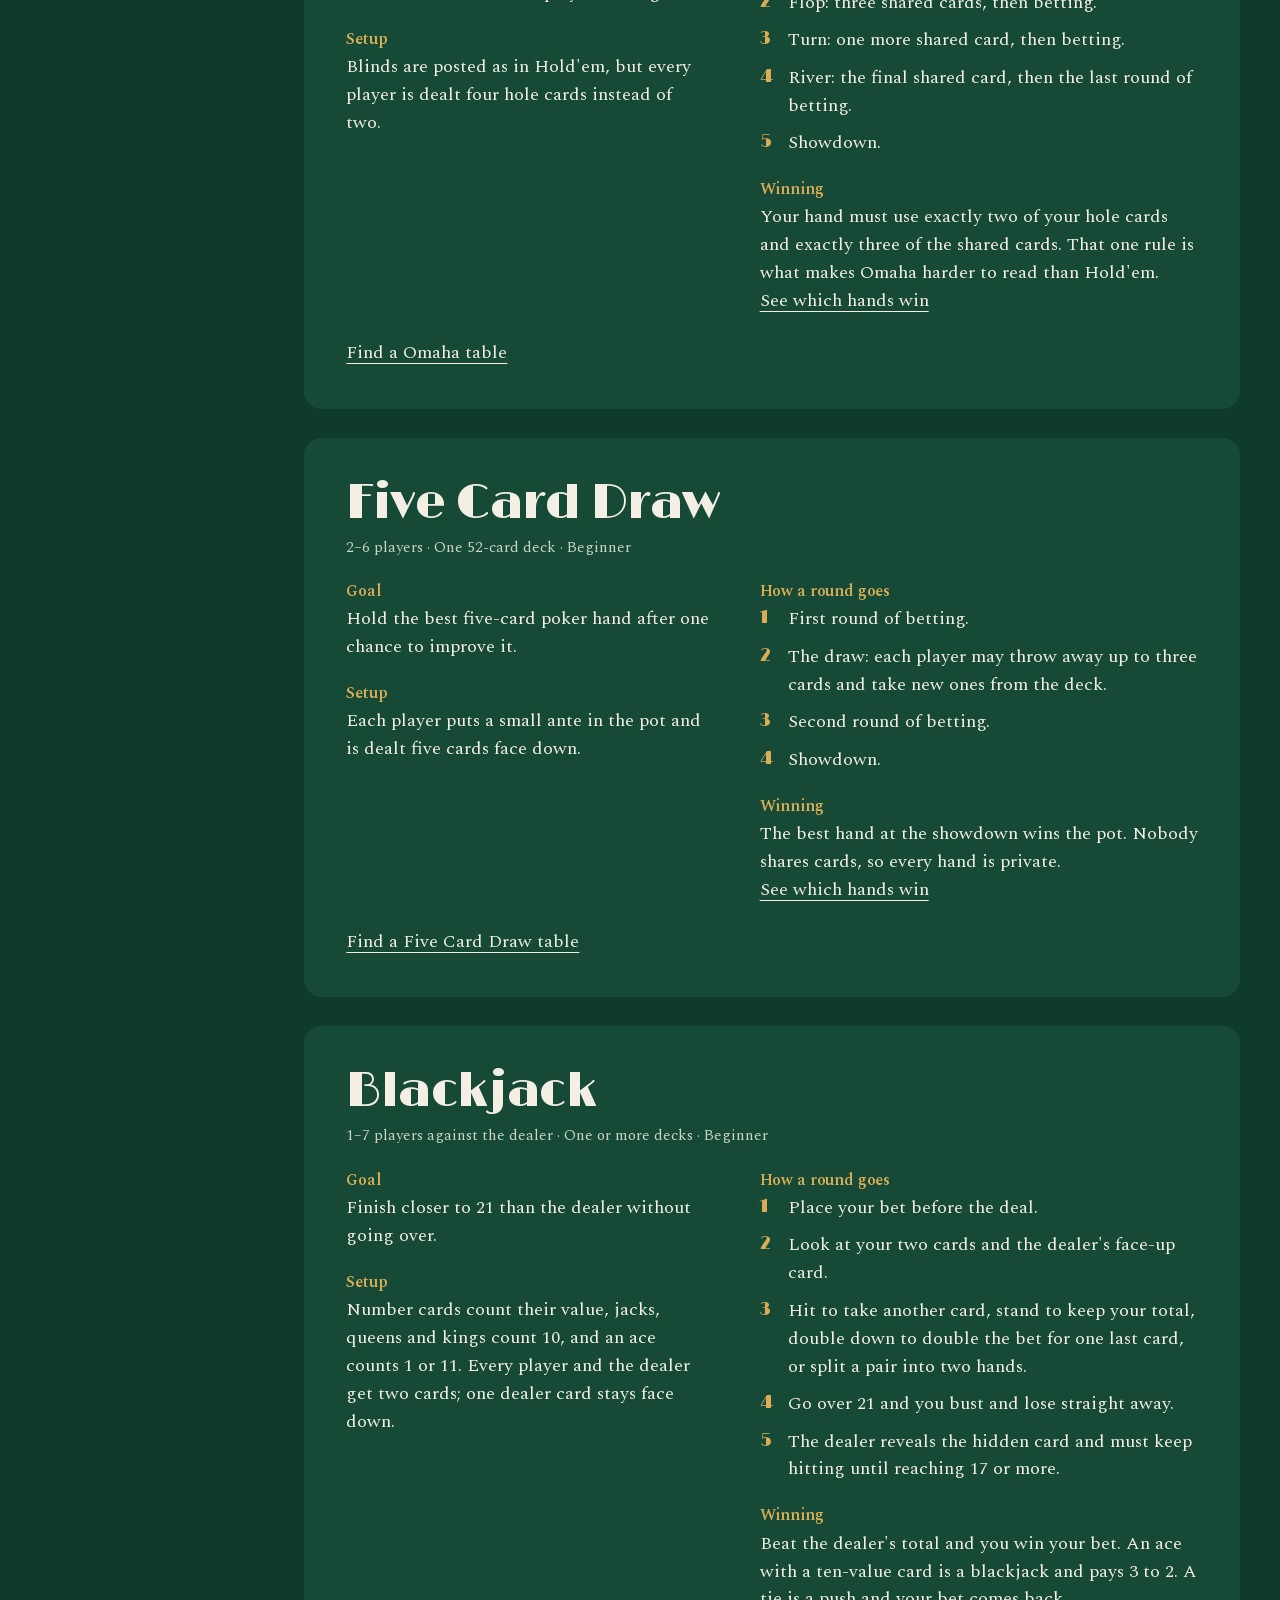
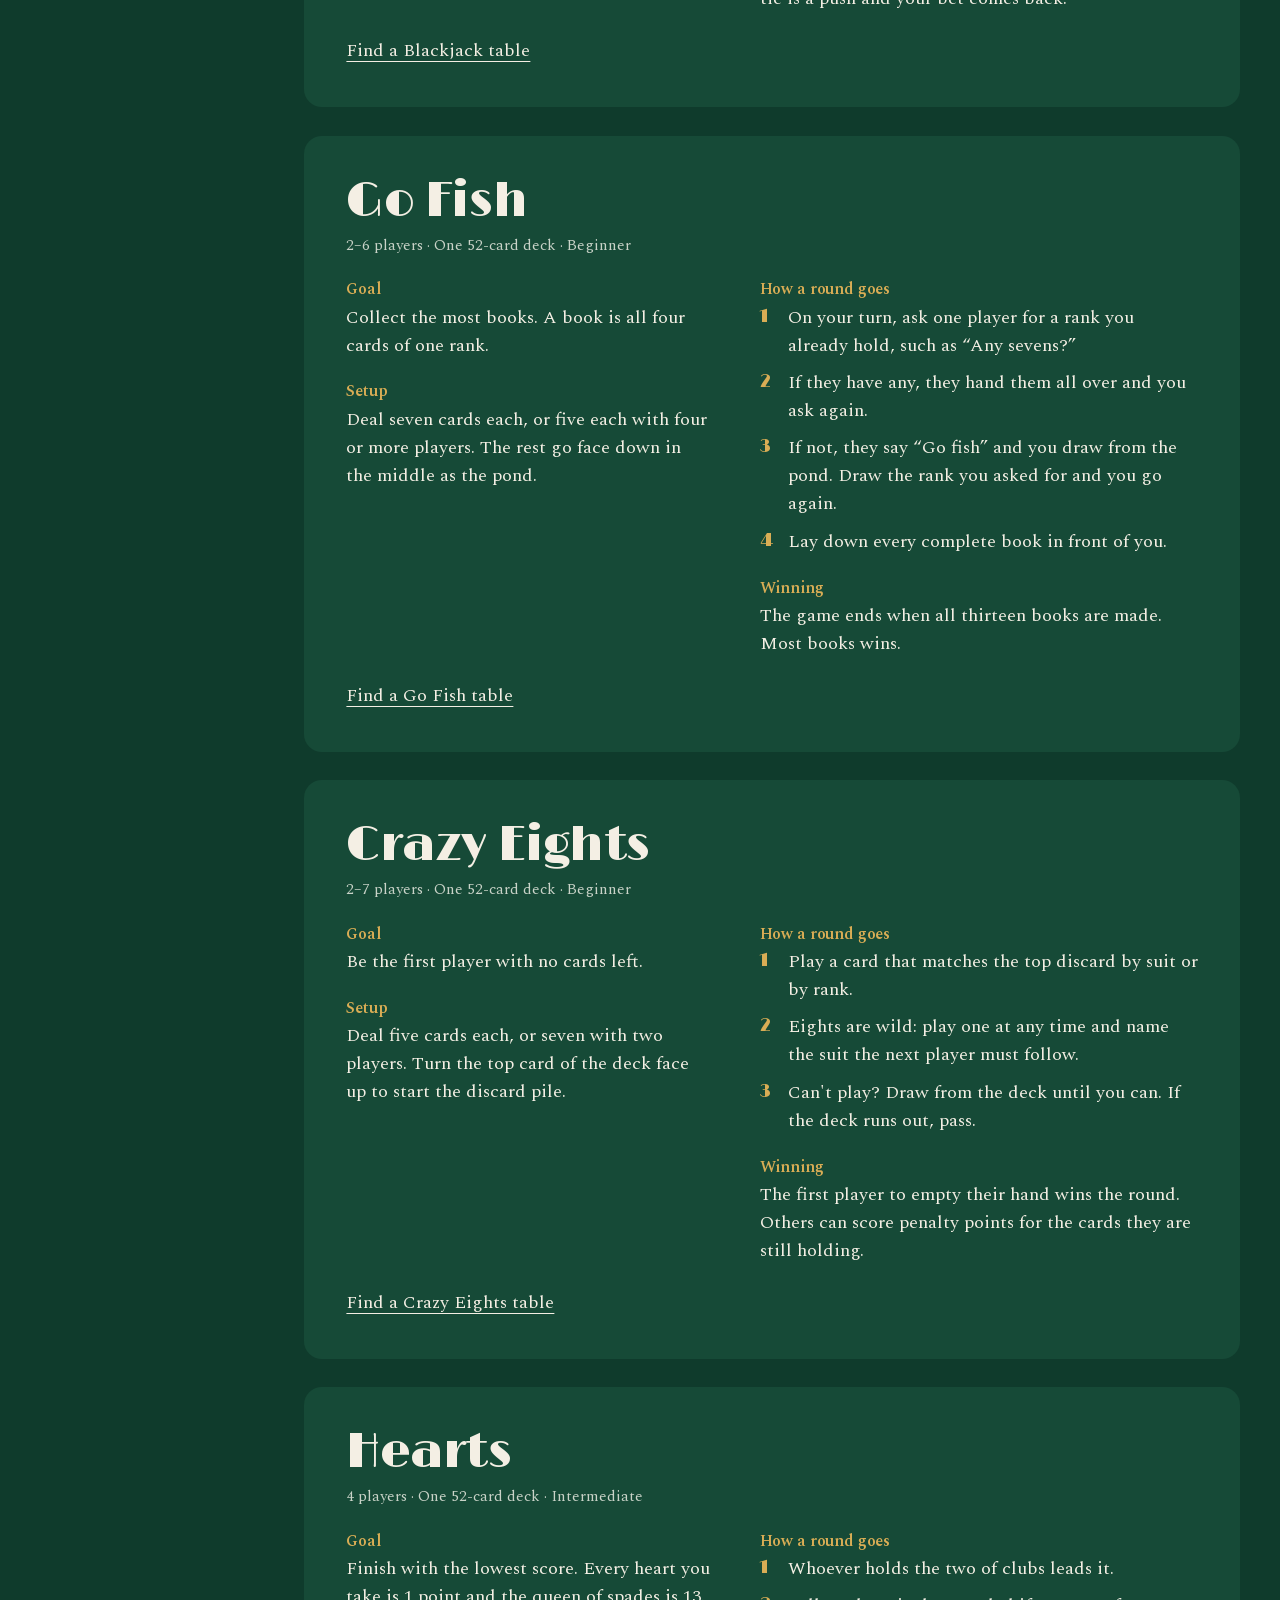
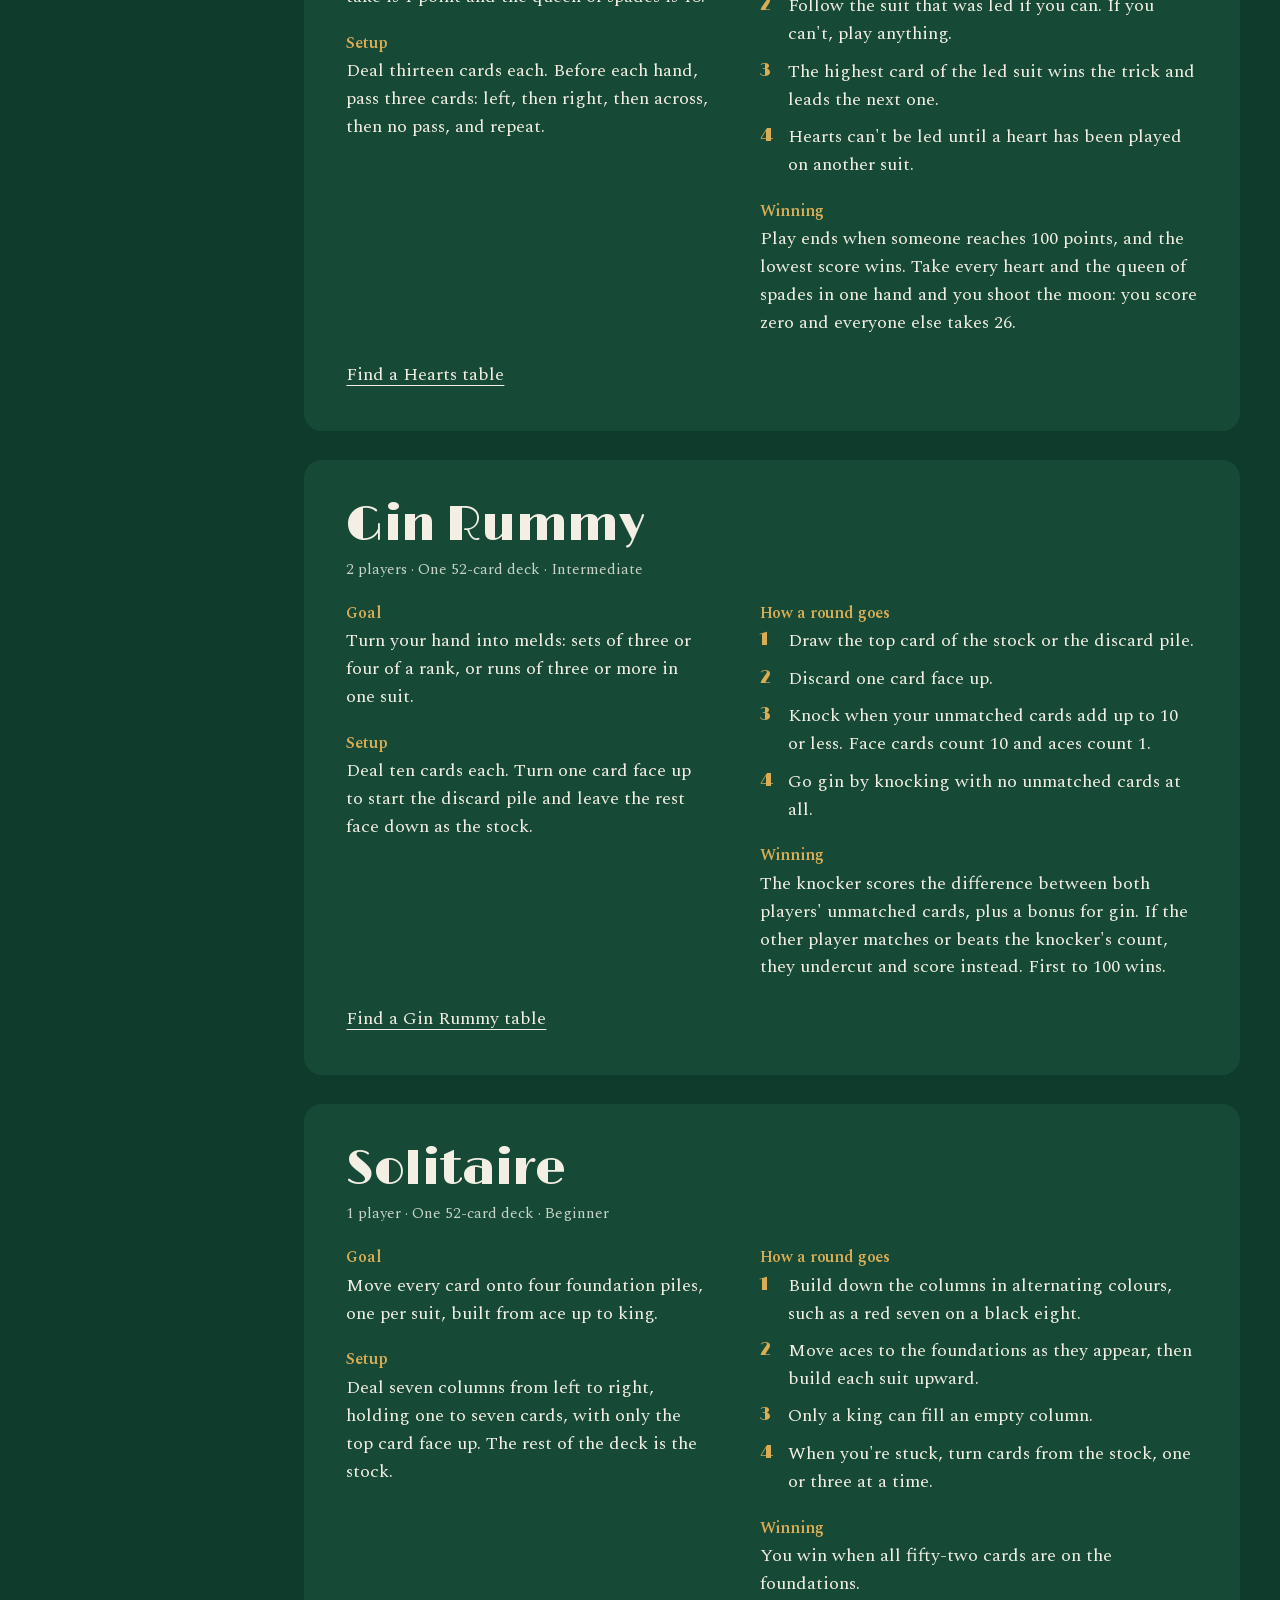
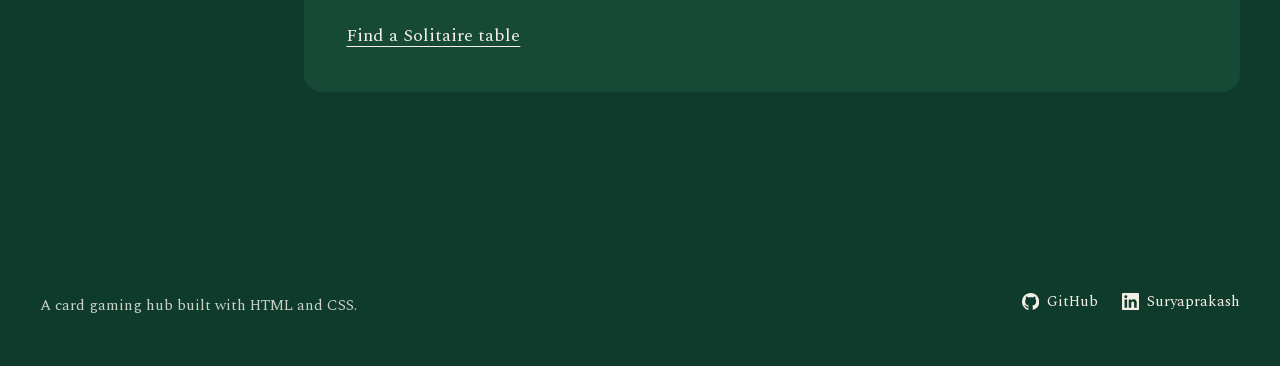
<file: pages/rules.html>
<!DOCTYPE html>
<html lang="en">
<head>
  <meta charset="UTF-8">
  <meta name="viewport" content="width=device-width, initial-scale=1">
  <title>Rules · Poker Lounge</title>
  <meta name="description" content="How to play every game in the Poker Lounge, from Texas Hold'em to Solitaire.">
  <link rel="stylesheet" href="../css/styles.css">
</head>
<body>
  <!-- Icon sprite: suits + footer icons, defined once and pulled in with <use href="#suit-spade"> etc. -->
  <svg class="sprite" aria-hidden="true" focusable="false">
    <symbol id="suit-spade" viewBox="0 0 100 100">
      <path d="M50 4C30 26 6 40 6 60c0 14 11 22 23 22 9 0 16-4 19-10-1 10-6 18-14 24h32c-8-6-13-14-14-24 3 6 10 10 19 10 12 0 23-8 23-22C94 40 70 26 50 4z"/>
    </symbol>
    <symbol id="suit-heart" viewBox="0 0 100 100">
      <path d="M50 92C22 70 6 54 6 34 6 19 17 8 30 8c9 0 16 5 20 13 4-8 11-13 20-13 13 0 24 11 24 26 0 20-16 36-44 58z"/>
    </symbol>
    <symbol id="suit-diamond" viewBox="0 0 100 100">
      <path d="M50 3Q68 30 84 50 68 70 50 97 32 70 16 50 32 30 50 3z"/>
    </symbol>
    <symbol id="suit-club" viewBox="0 0 100 100">
      <path d="M30 26a20 20 0 1 0 40 0a20 20 0 1 0-40 0zM7 57a20 20 0 1 0 40 0a20 20 0 1 0-40 0zM53 57a20 20 0 1 0 40 0a20 20 0 1 0-40 0zM36 50a14 14 0 1 0 28 0a14 14 0 1 0-28 0zM47 58c-1 16-5 29-13 38h32c-8-9-12-22-13-38z"/>
    </symbol>
    <symbol id="icon-github" viewBox="0 0 16 16">
      <path d="M8 0C3.58 0 0 3.58 0 8c0 3.54 2.29 6.53 5.47 7.59.4.07.55-.17.55-.38 0-.19-.01-.82-.01-1.49-2.01.37-2.53-.49-2.69-.94-.09-.23-.48-.94-.82-1.13-.28-.15-.68-.52-.01-.53.63-.01 1.08.58 1.23.82.72 1.21 1.87.87 2.33.66.07-.52.28-.87.51-1.07-1.78-.2-3.64-.89-3.64-3.95 0-.87.31-1.59.82-2.15-.08-.2-.36-1.02.08-2.12 0 0 .67-.21 2.2.82.64-.18 1.32-.27 2-.27.68 0 1.36.09 2 .27 1.53-1.04 2.2-.82 2.2-.82.44 1.1.16 1.92.08 2.12.51.56.82 1.27.82 2.15 0 3.07-1.87 3.75-3.65 3.95.29.25.54.73.54 1.48 0 1.07-.01 1.93-.01 2.2 0 .21.15.46.55.38A8.01 8.01 0 0 0 16 8c0-4.42-3.58-8-8-8z"/>
    </symbol>
    <symbol id="icon-linkedin" viewBox="0 0 24 24">
      <path d="M20.45 20.45h-3.56v-5.57c0-1.33-.02-3.04-1.85-3.04-1.85 0-2.14 1.45-2.14 2.94v5.67H9.35V9h3.41v1.56h.05c.48-.9 1.64-1.85 3.37-1.85 3.6 0 4.27 2.37 4.27 5.46v6.28zM5.34 7.43a2.06 2.06 0 1 1 0-4.13 2.06 2.06 0 0 1 0 4.13zm1.78 13.02H3.56V9h3.56v11.45zM22.22 0H1.77C.79 0 0 .77 0 1.73v20.54C0 23.23.79 24 1.77 24h20.45c.98 0 1.78-.77 1.78-1.73V1.73C24 .77 23.2 0 22.22 0z"/>
    </symbol>
  </svg>

  <header class="site-header">
    <a class="wordmark" href="../index.html">Poker Lounge</a>
    <nav aria-label="Main">
      <ul class="nav-links">
        <li><a href="lobby.html">Lobby</a></li>
        <li><a href="table.html">Table</a></li>
        <li><a href="rules.html" aria-current="page">Rules</a></li>
        <li><a href="strategy.html">Strategy</a></li>
      </ul>
    </nav>
  </header>

  <main class="rules">
    <section class="page-intro" aria-labelledby="page-title">
      <h1 id="page-title" class="page-title">House Rules</h1>
      <p class="page-lead">How every game in the lounge is played. Pick a game from the list to jump straight to it.</p>
    </section>

    <div class="rules-layout">
      <nav class="rules-index" aria-label="Games">
        <h2 class="index-title">Poker basics</h2>
        <ul class="index-links">
          <li><a href="#hand-rankings">Hand rankings</a></li>
          <li><a href="#betting">Betting moves</a></li>
        </ul>
        <h2 class="index-title">Poker</h2>
        <ul class="index-links">
          <li><a href="#holdem">Texas Hold'em</a></li>
          <li><a href="#omaha">Omaha</a></li>
          <li><a href="#five-card-draw">Five Card Draw</a></li>
        </ul>
        <h2 class="index-title">Card games</h2>
        <ul class="index-links">
          <li><a href="#blackjack">Blackjack</a></li>
          <li><a href="#go-fish">Go Fish</a></li>
          <li><a href="#crazy-eights">Crazy Eights</a></li>
          <li><a href="#hearts">Hearts</a></li>
          <li><a href="#gin-rummy">Gin Rummy</a></li>
          <li><a href="#solitaire">Solitaire</a></li>
        </ul>
      </nav>

      <div class="rules-list">
      <section class="rule" id="hand-rankings" aria-labelledby="hand-rankings-title">
        <header class="rule-head">
          <h2 id="hand-rankings-title">Poker hand rankings</h2>
          <p class="rule-meta">Used in Texas Hold'em, Omaha and Five Card Draw · Best hand first</p>
        </header>
        <ol class="hands">
          <li class="hand">
            <div class="hand-text">
              <h3>Royal flush</h3>
              <p>Ace, king, queen, jack and ten, all one suit.</p>
            </div>
            <div class="hand-cards" aria-hidden="true">
                <span class="card"><span class="card-index">A<svg><use href="#suit-spade"/></svg></span><svg class="card-pip"><use href="#suit-spade"/></svg><span class="card-index card-index--flip">A<svg><use href="#suit-spade"/></svg></span></span>
                <span class="card"><span class="card-index">K<svg><use href="#suit-spade"/></svg></span><svg class="card-pip"><use href="#suit-spade"/></svg><span class="card-index card-index--flip">K<svg><use href="#suit-spade"/></svg></span></span>
                <span class="card"><span class="card-index">Q<svg><use href="#suit-spade"/></svg></span><svg class="card-pip"><use href="#suit-spade"/></svg><span class="card-index card-index--flip">Q<svg><use href="#suit-spade"/></svg></span></span>
                <span class="card"><span class="card-index">J<svg><use href="#suit-spade"/></svg></span><svg class="card-pip"><use href="#suit-spade"/></svg><span class="card-index card-index--flip">J<svg><use href="#suit-spade"/></svg></span></span>
                <span class="card"><span class="card-index">10<svg><use href="#suit-spade"/></svg></span><svg class="card-pip"><use href="#suit-spade"/></svg><span class="card-index card-index--flip">10<svg><use href="#suit-spade"/></svg></span></span>
            </div>
          </li>
          <li class="hand">
            <div class="hand-text">
              <h3>Straight flush</h3>
              <p>Five cards in a row, all one suit.</p>
            </div>
            <div class="hand-cards" aria-hidden="true">
                <span class="card card--red"><span class="card-index">9<svg><use href="#suit-heart"/></svg></span><svg class="card-pip"><use href="#suit-heart"/></svg><span class="card-index card-index--flip">9<svg><use href="#suit-heart"/></svg></span></span>
                <span class="card card--red"><span class="card-index">8<svg><use href="#suit-heart"/></svg></span><svg class="card-pip"><use href="#suit-heart"/></svg><span class="card-index card-index--flip">8<svg><use href="#suit-heart"/></svg></span></span>
                <span class="card card--red"><span class="card-index">7<svg><use href="#suit-heart"/></svg></span><svg class="card-pip"><use href="#suit-heart"/></svg><span class="card-index card-index--flip">7<svg><use href="#suit-heart"/></svg></span></span>
                <span class="card card--red"><span class="card-index">6<svg><use href="#suit-heart"/></svg></span><svg class="card-pip"><use href="#suit-heart"/></svg><span class="card-index card-index--flip">6<svg><use href="#suit-heart"/></svg></span></span>
                <span class="card card--red"><span class="card-index">5<svg><use href="#suit-heart"/></svg></span><svg class="card-pip"><use href="#suit-heart"/></svg><span class="card-index card-index--flip">5<svg><use href="#suit-heart"/></svg></span></span>
            </div>
          </li>
          <li class="hand">
            <div class="hand-text">
              <h3>Four of a kind</h3>
              <p>All four cards of one rank.</p>
            </div>
            <div class="hand-cards" aria-hidden="true">
                <span class="card"><span class="card-index">Q<svg><use href="#suit-club"/></svg></span><svg class="card-pip"><use href="#suit-club"/></svg><span class="card-index card-index--flip">Q<svg><use href="#suit-club"/></svg></span></span>
                <span class="card card--red"><span class="card-index">Q<svg><use href="#suit-diamond"/></svg></span><svg class="card-pip"><use href="#suit-diamond"/></svg><span class="card-index card-index--flip">Q<svg><use href="#suit-diamond"/></svg></span></span>
                <span class="card card--red"><span class="card-index">Q<svg><use href="#suit-heart"/></svg></span><svg class="card-pip"><use href="#suit-heart"/></svg><span class="card-index card-index--flip">Q<svg><use href="#suit-heart"/></svg></span></span>
                <span class="card"><span class="card-index">Q<svg><use href="#suit-spade"/></svg></span><svg class="card-pip"><use href="#suit-spade"/></svg><span class="card-index card-index--flip">Q<svg><use href="#suit-spade"/></svg></span></span>
                <span class="card card--red"><span class="card-index">4<svg><use href="#suit-diamond"/></svg></span><svg class="card-pip"><use href="#suit-diamond"/></svg><span class="card-index card-index--flip">4<svg><use href="#suit-diamond"/></svg></span></span>
            </div>
          </li>
          <li class="hand">
            <div class="hand-text">
              <h3>Full house</h3>
              <p>Three of a kind with a pair.</p>
            </div>
            <div class="hand-cards" aria-hidden="true">
                <span class="card"><span class="card-index">K<svg><use href="#suit-spade"/></svg></span><svg class="card-pip"><use href="#suit-spade"/></svg><span class="card-index card-index--flip">K<svg><use href="#suit-spade"/></svg></span></span>
                <span class="card card--red"><span class="card-index">K<svg><use href="#suit-heart"/></svg></span><svg class="card-pip"><use href="#suit-heart"/></svg><span class="card-index card-index--flip">K<svg><use href="#suit-heart"/></svg></span></span>
                <span class="card card--red"><span class="card-index">K<svg><use href="#suit-diamond"/></svg></span><svg class="card-pip"><use href="#suit-diamond"/></svg><span class="card-index card-index--flip">K<svg><use href="#suit-diamond"/></svg></span></span>
                <span class="card"><span class="card-index">7<svg><use href="#suit-club"/></svg></span><svg class="card-pip"><use href="#suit-club"/></svg><span class="card-index card-index--flip">7<svg><use href="#suit-club"/></svg></span></span>
                <span class="card card--red"><span class="card-index">7<svg><use href="#suit-heart"/></svg></span><svg class="card-pip"><use href="#suit-heart"/></svg><span class="card-index card-index--flip">7<svg><use href="#suit-heart"/></svg></span></span>
            </div>
          </li>
          <li class="hand">
            <div class="hand-text">
              <h3>Flush</h3>
              <p>Any five cards of one suit.</p>
            </div>
            <div class="hand-cards" aria-hidden="true">
                <span class="card card--red"><span class="card-index">A<svg><use href="#suit-diamond"/></svg></span><svg class="card-pip"><use href="#suit-diamond"/></svg><span class="card-index card-index--flip">A<svg><use href="#suit-diamond"/></svg></span></span>
                <span class="card card--red"><span class="card-index">J<svg><use href="#suit-diamond"/></svg></span><svg class="card-pip"><use href="#suit-diamond"/></svg><span class="card-index card-index--flip">J<svg><use href="#suit-diamond"/></svg></span></span>
                <span class="card card--red"><span class="card-index">8<svg><use href="#suit-diamond"/></svg></span><svg class="card-pip"><use href="#suit-diamond"/></svg><span class="card-index card-index--flip">8<svg><use href="#suit-diamond"/></svg></span></span>
                <span class="card card--red"><span class="card-index">5<svg><use href="#suit-diamond"/></svg></span><svg class="card-pip"><use href="#suit-diamond"/></svg><span class="card-index card-index--flip">5<svg><use href="#suit-diamond"/></svg></span></span>
                <span class="card card--red"><span class="card-index">2<svg><use href="#suit-diamond"/></svg></span><svg class="card-pip"><use href="#suit-diamond"/></svg><span class="card-index card-index--flip">2<svg><use href="#suit-diamond"/></svg></span></span>
            </div>
          </li>
          <li class="hand">
            <div class="hand-text">
              <h3>Straight</h3>
              <p>Five cards in a row, mixed suits.</p>
            </div>
            <div class="hand-cards" aria-hidden="true">
                <span class="card"><span class="card-index">10<svg><use href="#suit-club"/></svg></span><svg class="card-pip"><use href="#suit-club"/></svg><span class="card-index card-index--flip">10<svg><use href="#suit-club"/></svg></span></span>
                <span class="card card--red"><span class="card-index">9<svg><use href="#suit-diamond"/></svg></span><svg class="card-pip"><use href="#suit-diamond"/></svg><span class="card-index card-index--flip">9<svg><use href="#suit-diamond"/></svg></span></span>
                <span class="card"><span class="card-index">8<svg><use href="#suit-spade"/></svg></span><svg class="card-pip"><use href="#suit-spade"/></svg><span class="card-index card-index--flip">8<svg><use href="#suit-spade"/></svg></span></span>
                <span class="card card--red"><span class="card-index">7<svg><use href="#suit-heart"/></svg></span><svg class="card-pip"><use href="#suit-heart"/></svg><span class="card-index card-index--flip">7<svg><use href="#suit-heart"/></svg></span></span>
                <span class="card"><span class="card-index">6<svg><use href="#suit-club"/></svg></span><svg class="card-pip"><use href="#suit-club"/></svg><span class="card-index card-index--flip">6<svg><use href="#suit-club"/></svg></span></span>
            </div>
          </li>
          <li class="hand">
            <div class="hand-text">
              <h3>Three of a kind</h3>
              <p>Three cards of one rank.</p>
            </div>
            <div class="hand-cards" aria-hidden="true">
                <span class="card"><span class="card-index">8<svg><use href="#suit-spade"/></svg></span><svg class="card-pip"><use href="#suit-spade"/></svg><span class="card-index card-index--flip">8<svg><use href="#suit-spade"/></svg></span></span>
                <span class="card card--red"><span class="card-index">8<svg><use href="#suit-heart"/></svg></span><svg class="card-pip"><use href="#suit-heart"/></svg><span class="card-index card-index--flip">8<svg><use href="#suit-heart"/></svg></span></span>
                <span class="card card--red"><span class="card-index">8<svg><use href="#suit-diamond"/></svg></span><svg class="card-pip"><use href="#suit-diamond"/></svg><span class="card-index card-index--flip">8<svg><use href="#suit-diamond"/></svg></span></span>
                <span class="card"><span class="card-index">K<svg><use href="#suit-club"/></svg></span><svg class="card-pip"><use href="#suit-club"/></svg><span class="card-index card-index--flip">K<svg><use href="#suit-club"/></svg></span></span>
                <span class="card"><span class="card-index">3<svg><use href="#suit-spade"/></svg></span><svg class="card-pip"><use href="#suit-spade"/></svg><span class="card-index card-index--flip">3<svg><use href="#suit-spade"/></svg></span></span>
            </div>
          </li>
          <li class="hand">
            <div class="hand-text">
              <h3>Two pair</h3>
              <p>Two different pairs.</p>
            </div>
            <div class="hand-cards" aria-hidden="true">
                <span class="card card--red"><span class="card-index">J<svg><use href="#suit-heart"/></svg></span><svg class="card-pip"><use href="#suit-heart"/></svg><span class="card-index card-index--flip">J<svg><use href="#suit-heart"/></svg></span></span>
                <span class="card"><span class="card-index">J<svg><use href="#suit-club"/></svg></span><svg class="card-pip"><use href="#suit-club"/></svg><span class="card-index card-index--flip">J<svg><use href="#suit-club"/></svg></span></span>
                <span class="card"><span class="card-index">5<svg><use href="#suit-spade"/></svg></span><svg class="card-pip"><use href="#suit-spade"/></svg><span class="card-index card-index--flip">5<svg><use href="#suit-spade"/></svg></span></span>
                <span class="card card--red"><span class="card-index">5<svg><use href="#suit-diamond"/></svg></span><svg class="card-pip"><use href="#suit-diamond"/></svg><span class="card-index card-index--flip">5<svg><use href="#suit-diamond"/></svg></span></span>
                <span class="card"><span class="card-index">A<svg><use href="#suit-club"/></svg></span><svg class="card-pip"><use href="#suit-club"/></svg><span class="card-index card-index--flip">A<svg><use href="#suit-club"/></svg></span></span>
            </div>
          </li>
          <li class="hand">
            <div class="hand-text">
              <h3>One pair</h3>
              <p>Two cards of one rank.</p>
            </div>
            <div class="hand-cards" aria-hidden="true">
                <span class="card card--red"><span class="card-index">10<svg><use href="#suit-heart"/></svg></span><svg class="card-pip"><use href="#suit-heart"/></svg><span class="card-index card-index--flip">10<svg><use href="#suit-heart"/></svg></span></span>
                <span class="card"><span class="card-index">10<svg><use href="#suit-spade"/></svg></span><svg class="card-pip"><use href="#suit-spade"/></svg><span class="card-index card-index--flip">10<svg><use href="#suit-spade"/></svg></span></span>
                <span class="card card--red"><span class="card-index">K<svg><use href="#suit-diamond"/></svg></span><svg class="card-pip"><use href="#suit-diamond"/></svg><span class="card-index card-index--flip">K<svg><use href="#suit-diamond"/></svg></span></span>
                <span class="card"><span class="card-index">7<svg><use href="#suit-club"/></svg></span><svg class="card-pip"><use href="#suit-club"/></svg><span class="card-index card-index--flip">7<svg><use href="#suit-club"/></svg></span></span>
                <span class="card card--red"><span class="card-index">4<svg><use href="#suit-heart"/></svg></span><svg class="card-pip"><use href="#suit-heart"/></svg><span class="card-index card-index--flip">4<svg><use href="#suit-heart"/></svg></span></span>
            </div>
          </li>
          <li class="hand">
            <div class="hand-text">
              <h3>High card</h3>
              <p>None of the above. Your highest card plays.</p>
            </div>
            <div class="hand-cards" aria-hidden="true">
                <span class="card"><span class="card-index">A<svg><use href="#suit-club"/></svg></span><svg class="card-pip"><use href="#suit-club"/></svg><span class="card-index card-index--flip">A<svg><use href="#suit-club"/></svg></span></span>
                <span class="card card--red"><span class="card-index">Q<svg><use href="#suit-diamond"/></svg></span><svg class="card-pip"><use href="#suit-diamond"/></svg><span class="card-index card-index--flip">Q<svg><use href="#suit-diamond"/></svg></span></span>
                <span class="card"><span class="card-index">9<svg><use href="#suit-spade"/></svg></span><svg class="card-pip"><use href="#suit-spade"/></svg><span class="card-index card-index--flip">9<svg><use href="#suit-spade"/></svg></span></span>
                <span class="card card--red"><span class="card-index">6<svg><use href="#suit-heart"/></svg></span><svg class="card-pip"><use href="#suit-heart"/></svg><span class="card-index card-index--flip">6<svg><use href="#suit-heart"/></svg></span></span>
                <span class="card"><span class="card-index">3<svg><use href="#suit-club"/></svg></span><svg class="card-pip"><use href="#suit-club"/></svg><span class="card-index card-index--flip">3<svg><use href="#suit-club"/></svg></span></span>
            </div>
          </li>
        </ol>
      </section>

      <section class="rule" id="betting" aria-labelledby="betting-title">
        <header class="rule-head">
          <h2 id="betting-title">Betting moves</h2>
          <p class="rule-meta">What you can do when the action reaches you</p>
        </header>
        <dl class="moves">
          <div class="move"><dt>Check</dt><dd>Pass the action without betting. Only possible when nobody has bet yet this round.</dd></div>
          <div class="move"><dt>Bet</dt><dd>Put chips in when nobody else has this round.</dd></div>
          <div class="move"><dt>Call</dt><dd>Match the current bet to stay in the hand.</dd></div>
          <div class="move"><dt>Raise</dt><dd>Match the current bet and add more on top.</dd></div>
          <div class="move"><dt>Fold</dt><dd>Give up your cards and anything you have already put in.</dd></div>
          <div class="move"><dt>All in</dt><dd>Bet every chip you have left.</dd></div>
        </dl>
      </section>

      <section class="rule" id="holdem" aria-labelledby="holdem-title">
        <header class="rule-head">
          <h2 id="holdem-title">Texas Hold'em</h2>
          <p class="rule-meta">2–10 players · One 52-card deck · Intermediate</p>
        </header>
        <div class="rule-body">
          <div class="rule-col">
            <h3>Goal</h3>
            <p>Win the pot by holding the best five-card hand at the showdown, or by betting until everyone else folds.</p>
            <h3>Setup</h3>
            <p>The two players left of the dealer post the small and big blinds. Everyone is dealt two cards face down, called hole cards.</p>
          </div>
          <div class="rule-col">
            <h3>How a round goes</h3>
            <ol class="steps">
              <li>Pre-flop: betting starts with the player left of the big blind.</li>
              <li>Flop: three shared cards are dealt face up, then another round of betting.</li>
              <li>Turn: a fourth shared card, then betting.</li>
              <li>River: a fifth and final shared card, then the last round of betting.</li>
              <li>Showdown: players still in the hand reveal their cards.</li>
            </ol>
            <h3>Winning</h3>
            <p>The best five-card hand made from any mix of your two hole cards and the five shared cards takes the pot. <a class="text-link" href="#hand-rankings">See which hands win</a></p>
          </div>
        </div>
        <a class="text-link" href="lobby.html">Find a Texas Hold'em table</a>
      </section>

      <section class="rule" id="omaha" aria-labelledby="omaha-title">
        <header class="rule-head">
          <h2 id="omaha-title">Omaha</h2>
          <p class="rule-meta">2–9 players · One 52-card deck · Advanced</p>
        </header>
        <div class="rule-body">
          <div class="rule-col">
            <h3>Goal</h3>
            <p>Same as Hold'em: finish with the best five-card hand or be the last player betting.</p>
            <h3>Setup</h3>
            <p>Blinds are posted as in Hold'em, but every player is dealt four hole cards instead of two.</p>
          </div>
          <div class="rule-col">
            <h3>How a round goes</h3>
            <ol class="steps">
              <li>Pre-flop betting, starting left of the big blind.</li>
              <li>Flop: three shared cards, then betting.</li>
              <li>Turn: one more shared card, then betting.</li>
              <li>River: the final shared card, then the last round of betting.</li>
              <li>Showdown.</li>
            </ol>
            <h3>Winning</h3>
            <p>Your hand must use exactly two of your hole cards and exactly three of the shared cards. That one rule is what makes Omaha harder to read than Hold'em. <a class="text-link" href="#hand-rankings">See which hands win</a></p>
          </div>
        </div>
        <a class="text-link" href="lobby.html">Find a Omaha table</a>
      </section>

      <section class="rule" id="five-card-draw" aria-labelledby="five-card-draw-title">
        <header class="rule-head">
          <h2 id="five-card-draw-title">Five Card Draw</h2>
          <p class="rule-meta">2–6 players · One 52-card deck · Beginner</p>
        </header>
        <div class="rule-body">
          <div class="rule-col">
            <h3>Goal</h3>
            <p>Hold the best five-card poker hand after one chance to improve it.</p>
            <h3>Setup</h3>
            <p>Each player puts a small ante in the pot and is dealt five cards face down.</p>
          </div>
          <div class="rule-col">
            <h3>How a round goes</h3>
            <ol class="steps">
              <li>First round of betting.</li>
              <li>The draw: each player may throw away up to three cards and take new ones from the deck.</li>
              <li>Second round of betting.</li>
              <li>Showdown.</li>
            </ol>
            <h3>Winning</h3>
            <p>The best hand at the showdown wins the pot. Nobody shares cards, so every hand is private. <a class="text-link" href="#hand-rankings">See which hands win</a></p>
          </div>
        </div>
        <a class="text-link" href="lobby.html">Find a Five Card Draw table</a>
      </section>

      <section class="rule" id="blackjack" aria-labelledby="blackjack-title">
        <header class="rule-head">
          <h2 id="blackjack-title">Blackjack</h2>
          <p class="rule-meta">1–7 players against the dealer · One or more decks · Beginner</p>
        </header>
        <div class="rule-body">
          <div class="rule-col">
            <h3>Goal</h3>
            <p>Finish closer to 21 than the dealer without going over.</p>
            <h3>Setup</h3>
            <p>Number cards count their value, jacks, queens and kings count 10, and an ace counts 1 or 11. Every player and the dealer get two cards; one dealer card stays face down.</p>
          </div>
          <div class="rule-col">
            <h3>How a round goes</h3>
            <ol class="steps">
              <li>Place your bet before the deal.</li>
              <li>Look at your two cards and the dealer's face-up card.</li>
              <li>Hit to take another card, stand to keep your total, double down to double the bet for one last card, or split a pair into two hands.</li>
              <li>Go over 21 and you bust and lose straight away.</li>
              <li>The dealer reveals the hidden card and must keep hitting until reaching 17 or more.</li>
            </ol>
            <h3>Winning</h3>
            <p>Beat the dealer's total and you win your bet. An ace with a ten-value card is a blackjack and pays 3 to 2. A tie is a push and your bet comes back.</p>
          </div>
        </div>
        <a class="text-link" href="lobby.html">Find a Blackjack table</a>
      </section>

      <section class="rule" id="go-fish" aria-labelledby="go-fish-title">
        <header class="rule-head">
          <h2 id="go-fish-title">Go Fish</h2>
          <p class="rule-meta">2–6 players · One 52-card deck · Beginner</p>
        </header>
        <div class="rule-body">
          <div class="rule-col">
            <h3>Goal</h3>
            <p>Collect the most books. A book is all four cards of one rank.</p>
            <h3>Setup</h3>
            <p>Deal seven cards each, or five each with four or more players. The rest go face down in the middle as the pond.</p>
          </div>
          <div class="rule-col">
            <h3>How a round goes</h3>
            <ol class="steps">
              <li>On your turn, ask one player for a rank you already hold, such as “Any sevens?”</li>
              <li>If they have any, they hand them all over and you ask again.</li>
              <li>If not, they say “Go fish” and you draw from the pond. Draw the rank you asked for and you go again.</li>
              <li>Lay down every complete book in front of you.</li>
            </ol>
            <h3>Winning</h3>
            <p>The game ends when all thirteen books are made. Most books wins.</p>
          </div>
        </div>
        <a class="text-link" href="lobby.html">Find a Go Fish table</a>
      </section>

      <section class="rule" id="crazy-eights" aria-labelledby="crazy-eights-title">
        <header class="rule-head">
          <h2 id="crazy-eights-title">Crazy Eights</h2>
          <p class="rule-meta">2–7 players · One 52-card deck · Beginner</p>
        </header>
        <div class="rule-body">
          <div class="rule-col">
            <h3>Goal</h3>
            <p>Be the first player with no cards left.</p>
            <h3>Setup</h3>
            <p>Deal five cards each, or seven with two players. Turn the top card of the deck face up to start the discard pile.</p>
          </div>
          <div class="rule-col">
            <h3>How a round goes</h3>
            <ol class="steps">
              <li>Play a card that matches the top discard by suit or by rank.</li>
              <li>Eights are wild: play one at any time and name the suit the next player must follow.</li>
              <li>Can't play? Draw from the deck until you can. If the deck runs out, pass.</li>
            </ol>
            <h3>Winning</h3>
            <p>The first player to empty their hand wins the round. Others can score penalty points for the cards they are still holding.</p>
          </div>
        </div>
        <a class="text-link" href="lobby.html">Find a Crazy Eights table</a>
      </section>

      <section class="rule" id="hearts" aria-labelledby="hearts-title">
        <header class="rule-head">
          <h2 id="hearts-title">Hearts</h2>
          <p class="rule-meta">4 players · One 52-card deck · Intermediate</p>
        </header>
        <div class="rule-body">
          <div class="rule-col">
            <h3>Goal</h3>
            <p>Finish with the lowest score. Every heart you take is 1 point and the queen of spades is 13.</p>
            <h3>Setup</h3>
            <p>Deal thirteen cards each. Before each hand, pass three cards: left, then right, then across, then no pass, and repeat.</p>
          </div>
          <div class="rule-col">
            <h3>How a round goes</h3>
            <ol class="steps">
              <li>Whoever holds the two of clubs leads it.</li>
              <li>Follow the suit that was led if you can. If you can't, play anything.</li>
              <li>The highest card of the led suit wins the trick and leads the next one.</li>
              <li>Hearts can't be led until a heart has been played on another suit.</li>
            </ol>
            <h3>Winning</h3>
            <p>Play ends when someone reaches 100 points, and the lowest score wins. Take every heart and the queen of spades in one hand and you shoot the moon: you score zero and everyone else takes 26.</p>
          </div>
        </div>
        <a class="text-link" href="lobby.html">Find a Hearts table</a>
      </section>

      <section class="rule" id="gin-rummy" aria-labelledby="gin-rummy-title">
        <header class="rule-head">
          <h2 id="gin-rummy-title">Gin Rummy</h2>
          <p class="rule-meta">2 players · One 52-card deck · Intermediate</p>
        </header>
        <div class="rule-body">
          <div class="rule-col">
            <h3>Goal</h3>
            <p>Turn your hand into melds: sets of three or four of a rank, or runs of three or more in one suit.</p>
            <h3>Setup</h3>
            <p>Deal ten cards each. Turn one card face up to start the discard pile and leave the rest face down as the stock.</p>
          </div>
          <div class="rule-col">
            <h3>How a round goes</h3>
            <ol class="steps">
              <li>Draw the top card of the stock or the discard pile.</li>
              <li>Discard one card face up.</li>
              <li>Knock when your unmatched cards add up to 10 or less. Face cards count 10 and aces count 1.</li>
              <li>Go gin by knocking with no unmatched cards at all.</li>
            </ol>
            <h3>Winning</h3>
            <p>The knocker scores the difference between both players' unmatched cards, plus a bonus for gin. If the other player matches or beats the knocker's count, they undercut and score instead. First to 100 wins.</p>
          </div>
        </div>
        <a class="text-link" href="lobby.html">Find a Gin Rummy table</a>
      </section>

      <section class="rule" id="solitaire" aria-labelledby="solitaire-title">
        <header class="rule-head">
          <h2 id="solitaire-title">Solitaire</h2>
          <p class="rule-meta">1 player · One 52-card deck · Beginner</p>
        </header>
        <div class="rule-body">
          <div class="rule-col">
            <h3>Goal</h3>
            <p>Move every card onto four foundation piles, one per suit, built from ace up to king.</p>
            <h3>Setup</h3>
            <p>Deal seven columns from left to right, holding one to seven cards, with only the top card face up. The rest of the deck is the stock.</p>
          </div>
          <div class="rule-col">
            <h3>How a round goes</h3>
            <ol class="steps">
              <li>Build down the columns in alternating colours, such as a red seven on a black eight.</li>
              <li>Move aces to the foundations as they appear, then build each suit upward.</li>
              <li>Only a king can fill an empty column.</li>
              <li>When you're stuck, turn cards from the stock, one or three at a time.</li>
            </ol>
            <h3>Winning</h3>
            <p>You win when all fifty-two cards are on the foundations.</p>
          </div>
        </div>
        <a class="text-link" href="lobby.html">Find a Solitaire table</a>
      </section>
      </div>
    </div>
  </main>

  <footer class="site-footer">
    <p>A card gaming hub built with HTML and CSS.</p>
    <ul class="footer-links">
      <li>
        <a href="https://github.com/Rawrzilla-720s/Project_1" target="_blank" rel="noopener">
          <svg class="footer-icon" aria-hidden="true"><use href="#icon-github"/></svg>GitHub
        </a>
      </li>
      <li>
        <a href="https://www.linkedin.com/in/suryaprakash-m7" target="_blank" rel="noopener" aria-label="Suryaprakash on LinkedIn">
          <svg class="footer-icon" aria-hidden="true"><use href="#icon-linkedin"/></svg>Suryaprakash
        </a>
      </li>
    </ul>
  </footer>
</body>
</html>
</file>
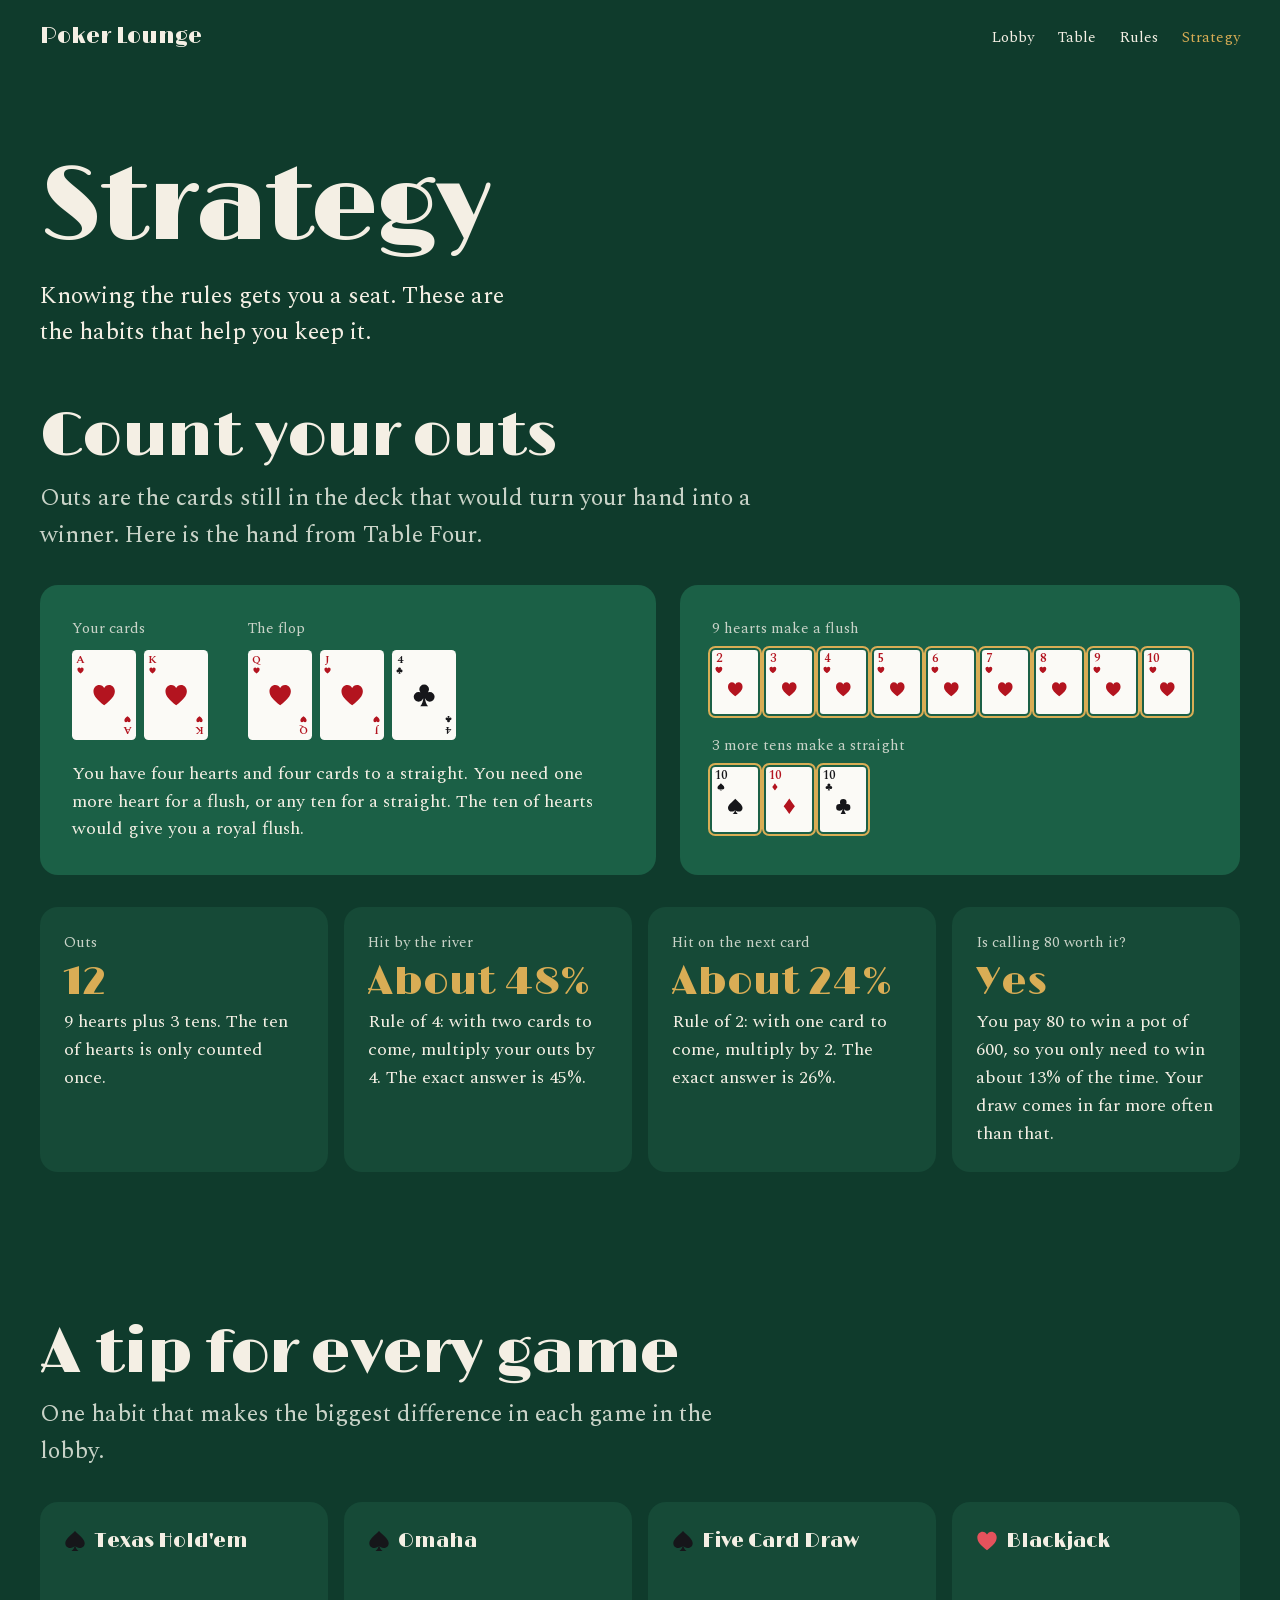
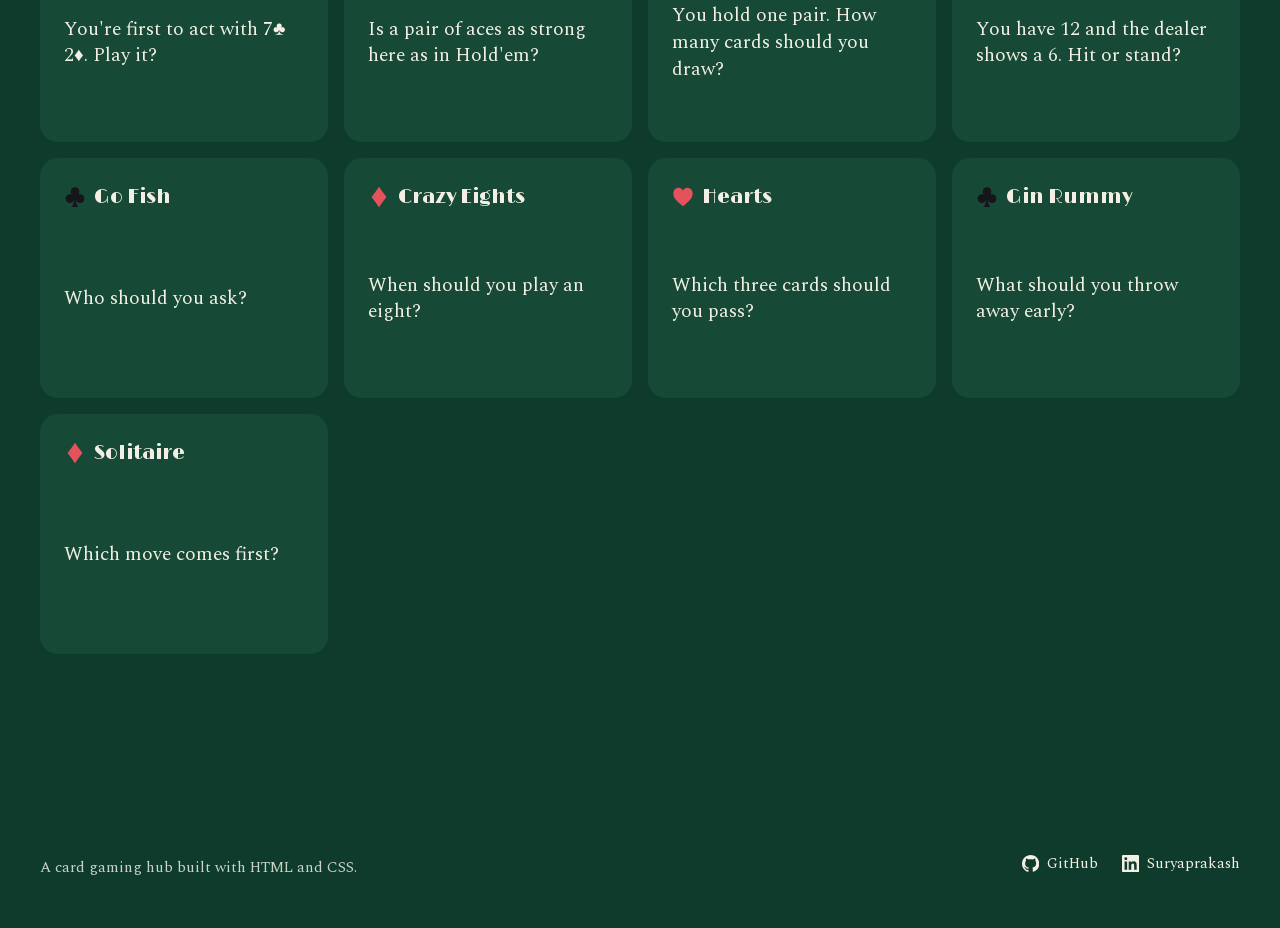
<file: pages/strategy.html>
<!DOCTYPE html>
<html lang="en">
<head>
  <meta charset="UTF-8">
  <meta name="viewport" content="width=device-width, initial-scale=1">
  <title>Strategy · Poker Lounge</title>
  <meta name="description" content="Simple strategy for every game in the Poker Lounge: counting outs and one tip per game.">
  <link rel="stylesheet" href="../css/styles.css">
</head>
<body>
  <!-- Icon sprite: suits + footer icons, defined once and pulled in with <use href="#suit-spade"> etc. -->
  <svg class="sprite" aria-hidden="true" focusable="false">
    <symbol id="suit-spade" viewBox="0 0 100 100">
      <path d="M50 4C30 26 6 40 6 60c0 14 11 22 23 22 9 0 16-4 19-10-1 10-6 18-14 24h32c-8-6-13-14-14-24 3 6 10 10 19 10 12 0 23-8 23-22C94 40 70 26 50 4z"/>
    </symbol>
    <symbol id="suit-heart" viewBox="0 0 100 100">
      <path d="M50 92C22 70 6 54 6 34 6 19 17 8 30 8c9 0 16 5 20 13 4-8 11-13 20-13 13 0 24 11 24 26 0 20-16 36-44 58z"/>
    </symbol>
    <symbol id="suit-diamond" viewBox="0 0 100 100">
      <path d="M50 3Q68 30 84 50 68 70 50 97 32 70 16 50 32 30 50 3z"/>
    </symbol>
    <symbol id="suit-club" viewBox="0 0 100 100">
      <path d="M30 26a20 20 0 1 0 40 0a20 20 0 1 0-40 0zM7 57a20 20 0 1 0 40 0a20 20 0 1 0-40 0zM53 57a20 20 0 1 0 40 0a20 20 0 1 0-40 0zM36 50a14 14 0 1 0 28 0a14 14 0 1 0-28 0zM47 58c-1 16-5 29-13 38h32c-8-9-12-22-13-38z"/>
    </symbol>
    <symbol id="icon-github" viewBox="0 0 16 16">
      <path d="M8 0C3.58 0 0 3.58 0 8c0 3.54 2.29 6.53 5.47 7.59.4.07.55-.17.55-.38 0-.19-.01-.82-.01-1.49-2.01.37-2.53-.49-2.69-.94-.09-.23-.48-.94-.82-1.13-.28-.15-.68-.52-.01-.53.63-.01 1.08.58 1.23.82.72 1.21 1.87.87 2.33.66.07-.52.28-.87.51-1.07-1.78-.2-3.64-.89-3.64-3.95 0-.87.31-1.59.82-2.15-.08-.2-.36-1.02.08-2.12 0 0 .67-.21 2.2.82.64-.18 1.32-.27 2-.27.68 0 1.36.09 2 .27 1.53-1.04 2.2-.82 2.2-.82.44 1.1.16 1.92.08 2.12.51.56.82 1.27.82 2.15 0 3.07-1.87 3.75-3.65 3.95.29.25.54.73.54 1.48 0 1.07-.01 1.93-.01 2.2 0 .21.15.46.55.38A8.01 8.01 0 0 0 16 8c0-4.42-3.58-8-8-8z"/>
    </symbol>
    <symbol id="icon-linkedin" viewBox="0 0 24 24">
      <path d="M20.45 20.45h-3.56v-5.57c0-1.33-.02-3.04-1.85-3.04-1.85 0-2.14 1.45-2.14 2.94v5.67H9.35V9h3.41v1.56h.05c.48-.9 1.64-1.85 3.37-1.85 3.6 0 4.27 2.37 4.27 5.46v6.28zM5.34 7.43a2.06 2.06 0 1 1 0-4.13 2.06 2.06 0 0 1 0 4.13zm1.78 13.02H3.56V9h3.56v11.45zM22.22 0H1.77C.79 0 0 .77 0 1.73v20.54C0 23.23.79 24 1.77 24h20.45c.98 0 1.78-.77 1.78-1.73V1.73C24 .77 23.2 0 22.22 0z"/>
    </symbol>
  </svg>

  <header class="site-header">
    <a class="wordmark" href="../index.html">Poker Lounge</a>
    <nav aria-label="Main">
      <ul class="nav-links">
        <li><a href="lobby.html">Lobby</a></li>
        <li><a href="table.html">Table</a></li>
        <li><a href="rules.html">Rules</a></li>
        <li><a href="strategy.html" aria-current="page">Strategy</a></li>
      </ul>
    </nav>
  </header>

  <main class="strategy">
    <section class="page-intro" aria-labelledby="page-title">
      <h1 id="page-title" class="page-title">Strategy</h1>
      <p class="page-lead">Knowing the rules gets you a seat. These are the habits that help you keep it.</p>
    </section>

    <section class="strategy-section" id="outs" aria-labelledby="outs-title">
      <div class="section-head">
        <h2 id="outs-title">Count your outs</h2>
        <p>Outs are the cards still in the deck that would turn your hand into a winner. Here is the hand from Table Four.</p>
      </div>

      <div class="outs-layout">
        <div class="outs-hand">
          <div class="outs-row">
            <div class="outs-group">
              <p class="outs-label">Your cards</p>
              <div class="outs-cards" role="img" aria-label="Ace of hearts, king of hearts">
                <span class="card card--red"><span class="card-index">A<svg><use href="#suit-heart"/></svg></span><svg class="card-pip"><use href="#suit-heart"/></svg><span class="card-index card-index--flip">A<svg><use href="#suit-heart"/></svg></span></span>
                <span class="card card--red"><span class="card-index">K<svg><use href="#suit-heart"/></svg></span><svg class="card-pip"><use href="#suit-heart"/></svg><span class="card-index card-index--flip">K<svg><use href="#suit-heart"/></svg></span></span>
              </div>
            </div>
            <div class="outs-group">
              <p class="outs-label">The flop</p>
              <div class="outs-cards" role="img" aria-label="Queen of hearts, jack of hearts, four of clubs">
                <span class="card card--red"><span class="card-index">Q<svg><use href="#suit-heart"/></svg></span><svg class="card-pip"><use href="#suit-heart"/></svg><span class="card-index card-index--flip">Q<svg><use href="#suit-heart"/></svg></span></span>
                <span class="card card--red"><span class="card-index">J<svg><use href="#suit-heart"/></svg></span><svg class="card-pip"><use href="#suit-heart"/></svg><span class="card-index card-index--flip">J<svg><use href="#suit-heart"/></svg></span></span>
                <span class="card"><span class="card-index">4<svg><use href="#suit-club"/></svg></span><svg class="card-pip"><use href="#suit-club"/></svg><span class="card-index card-index--flip">4<svg><use href="#suit-club"/></svg></span></span>
              </div>
            </div>
          </div>
          <p>You have four hearts and four cards to a straight. You need one more heart for a flush, or any ten for a straight. The ten of hearts would give you a royal flush.</p>
        </div>

        <div class="outs-list">
          <div class="outs-group">
            <p class="outs-label">9 hearts make a flush</p>
            <div class="hand-cards hand-cards--wrap" aria-hidden="true">
            <span class="card card--red card--playable"><span class="card-index">2<svg><use href="#suit-heart"/></svg></span><svg class="card-pip"><use href="#suit-heart"/></svg><span class="card-index card-index--flip">2<svg><use href="#suit-heart"/></svg></span></span>
            <span class="card card--red card--playable"><span class="card-index">3<svg><use href="#suit-heart"/></svg></span><svg class="card-pip"><use href="#suit-heart"/></svg><span class="card-index card-index--flip">3<svg><use href="#suit-heart"/></svg></span></span>
            <span class="card card--red card--playable"><span class="card-index">4<svg><use href="#suit-heart"/></svg></span><svg class="card-pip"><use href="#suit-heart"/></svg><span class="card-index card-index--flip">4<svg><use href="#suit-heart"/></svg></span></span>
            <span class="card card--red card--playable"><span class="card-index">5<svg><use href="#suit-heart"/></svg></span><svg class="card-pip"><use href="#suit-heart"/></svg><span class="card-index card-index--flip">5<svg><use href="#suit-heart"/></svg></span></span>
            <span class="card card--red card--playable"><span class="card-index">6<svg><use href="#suit-heart"/></svg></span><svg class="card-pip"><use href="#suit-heart"/></svg><span class="card-index card-index--flip">6<svg><use href="#suit-heart"/></svg></span></span>
            <span class="card card--red card--playable"><span class="card-index">7<svg><use href="#suit-heart"/></svg></span><svg class="card-pip"><use href="#suit-heart"/></svg><span class="card-index card-index--flip">7<svg><use href="#suit-heart"/></svg></span></span>
            <span class="card card--red card--playable"><span class="card-index">8<svg><use href="#suit-heart"/></svg></span><svg class="card-pip"><use href="#suit-heart"/></svg><span class="card-index card-index--flip">8<svg><use href="#suit-heart"/></svg></span></span>
            <span class="card card--red card--playable"><span class="card-index">9<svg><use href="#suit-heart"/></svg></span><svg class="card-pip"><use href="#suit-heart"/></svg><span class="card-index card-index--flip">9<svg><use href="#suit-heart"/></svg></span></span>
            <span class="card card--red card--playable"><span class="card-index">10<svg><use href="#suit-heart"/></svg></span><svg class="card-pip"><use href="#suit-heart"/></svg><span class="card-index card-index--flip">10<svg><use href="#suit-heart"/></svg></span></span>
            </div>
          </div>
          <div class="outs-group">
            <p class="outs-label">3 more tens make a straight</p>
            <div class="hand-cards hand-cards--wrap" aria-hidden="true">
            <span class="card card--playable"><span class="card-index">10<svg><use href="#suit-spade"/></svg></span><svg class="card-pip"><use href="#suit-spade"/></svg><span class="card-index card-index--flip">10<svg><use href="#suit-spade"/></svg></span></span>
            <span class="card card--red card--playable"><span class="card-index">10<svg><use href="#suit-diamond"/></svg></span><svg class="card-pip"><use href="#suit-diamond"/></svg><span class="card-index card-index--flip">10<svg><use href="#suit-diamond"/></svg></span></span>
            <span class="card card--playable"><span class="card-index">10<svg><use href="#suit-club"/></svg></span><svg class="card-pip"><use href="#suit-club"/></svg><span class="card-index card-index--flip">10<svg><use href="#suit-club"/></svg></span></span>
            </div>
          </div>
        </div>
      </div>

      <dl class="odds">
        <div class="odds-item">
          <dt>Outs</dt>
          <dd><span class="odds-number">12</span>9 hearts plus 3 tens. The ten of hearts is only counted once.</dd>
        </div>
        <div class="odds-item">
          <dt>Hit by the river</dt>
          <dd><span class="odds-number">About 48%</span>Rule of 4: with two cards to come, multiply your outs by 4. The exact answer is 45%.</dd>
        </div>
        <div class="odds-item">
          <dt>Hit on the next card</dt>
          <dd><span class="odds-number">About 24%</span>Rule of 2: with one card to come, multiply by 2. The exact answer is 26%.</dd>
        </div>
        <div class="odds-item">
          <dt>Is calling 80 worth it?</dt>
          <dd><span class="odds-number">Yes</span>You pay 80 to win a pot of 600, so you only need to win about 13% of the time. Your draw comes in far more often than that.</dd>
        </div>
      </dl>
    </section>

    <section class="strategy-section" id="tips" aria-labelledby="tips-title">
      <div class="section-head">
        <h2 id="tips-title">A tip for every game</h2>
        <p>One habit that makes the biggest difference in each game in the lobby.</p>
      </div>
      <ul class="tip-grid">
        <li>
          <label class="tip">
            <input class="sr-only" type="checkbox" aria-label="Show the Texas Hold'em tip">
            <span class="tip-inner">
              <span class="tip-face">
                <span class="tip-game"><svg class="tip-suit" aria-hidden="true"><use href="#suit-spade"/></svg>Texas Hold'em</span>
                <span class="tip-question">You're first to act with 7♣︎ 2♦︎. Play it?</span>
              </span>
              <span class="tip-face tip-face--back">
                <span class="tip-game">Texas Hold'em</span>
                <span class="tip-answer">Fold. It's the weakest starting hand in the game. Waiting for a better one costs you nothing.</span>
              </span>
            </span>
          </label>
        </li>
        <li>
          <label class="tip">
            <input class="sr-only" type="checkbox" aria-label="Show the Omaha tip">
            <span class="tip-inner">
              <span class="tip-face">
                <span class="tip-game"><svg class="tip-suit" aria-hidden="true"><use href="#suit-spade"/></svg>Omaha</span>
                <span class="tip-question">Is a pair of aces as strong here as in Hold'em?</span>
              </span>
              <span class="tip-face tip-face--back">
                <span class="tip-game">Omaha</span>
                <span class="tip-answer">No. With four cards each, someone usually beats one pair. Look for cards that work together: same suit or close in rank.</span>
              </span>
            </span>
          </label>
        </li>
        <li>
          <label class="tip">
            <input class="sr-only" type="checkbox" aria-label="Show the Five Card Draw tip">
            <span class="tip-inner">
              <span class="tip-face">
                <span class="tip-game"><svg class="tip-suit" aria-hidden="true"><use href="#suit-spade"/></svg>Five Card Draw</span>
                <span class="tip-question">You hold one pair. How many cards should you draw?</span>
              </span>
              <span class="tip-face tip-face--back">
                <span class="tip-game">Five Card Draw</span>
                <span class="tip-answer">Three. Keep the pair and swap the rest for the best chance at three of a kind or two pair.</span>
              </span>
            </span>
          </label>
        </li>
        <li>
          <label class="tip">
            <input class="sr-only" type="checkbox" aria-label="Show the Blackjack tip">
            <span class="tip-inner">
              <span class="tip-face">
                <span class="tip-game"><svg class="tip-suit tip-suit--red" aria-hidden="true"><use href="#suit-heart"/></svg>Blackjack</span>
                <span class="tip-question">You have 12 and the dealer shows a 6. Hit or stand?</span>
              </span>
              <span class="tip-face tip-face--back">
                <span class="tip-game">Blackjack</span>
                <span class="tip-answer">Stand. With a 6 showing, the dealer has to keep drawing and busts often.</span>
              </span>
            </span>
          </label>
        </li>
        <li>
          <label class="tip">
            <input class="sr-only" type="checkbox" aria-label="Show the Go Fish tip">
            <span class="tip-inner">
              <span class="tip-face">
                <span class="tip-game"><svg class="tip-suit" aria-hidden="true"><use href="#suit-club"/></svg>Go Fish</span>
                <span class="tip-question">Who should you ask?</span>
              </span>
              <span class="tip-face tip-face--back">
                <span class="tip-game">Go Fish</span>
                <span class="tip-answer">Anyone who just asked for a rank is holding one. Remember what people ask for and ask them back.</span>
              </span>
            </span>
          </label>
        </li>
        <li>
          <label class="tip">
            <input class="sr-only" type="checkbox" aria-label="Show the Crazy Eights tip">
            <span class="tip-inner">
              <span class="tip-face">
                <span class="tip-game"><svg class="tip-suit tip-suit--red" aria-hidden="true"><use href="#suit-diamond"/></svg>Crazy Eights</span>
                <span class="tip-question">When should you play an eight?</span>
              </span>
              <span class="tip-face tip-face--back">
                <span class="tip-game">Crazy Eights</span>
                <span class="tip-answer">Hold it until you can't play anything else, then use it to switch to the suit you have most of.</span>
              </span>
            </span>
          </label>
        </li>
        <li>
          <label class="tip">
            <input class="sr-only" type="checkbox" aria-label="Show the Hearts tip">
            <span class="tip-inner">
              <span class="tip-face">
                <span class="tip-game"><svg class="tip-suit tip-suit--red" aria-hidden="true"><use href="#suit-heart"/></svg>Hearts</span>
                <span class="tip-question">Which three cards should you pass?</span>
              </span>
              <span class="tip-face tip-face--back">
                <span class="tip-game">Hearts</span>
                <span class="tip-answer">Your highest hearts and the ace or king of spades. They are the cards most likely to win tricks full of points.</span>
              </span>
            </span>
          </label>
        </li>
        <li>
          <label class="tip">
            <input class="sr-only" type="checkbox" aria-label="Show the Gin Rummy tip">
            <span class="tip-inner">
              <span class="tip-face">
                <span class="tip-game"><svg class="tip-suit" aria-hidden="true"><use href="#suit-club"/></svg>Gin Rummy</span>
                <span class="tip-question">What should you throw away early?</span>
              </span>
              <span class="tip-face tip-face--back">
                <span class="tip-game">Gin Rummy</span>
                <span class="tip-answer">High cards that aren't part of a set or run. A king left in your hand costs 10 points if your opponent knocks.</span>
              </span>
            </span>
          </label>
        </li>
        <li>
          <label class="tip">
            <input class="sr-only" type="checkbox" aria-label="Show the Solitaire tip">
            <span class="tip-inner">
              <span class="tip-face">
                <span class="tip-game"><svg class="tip-suit tip-suit--red" aria-hidden="true"><use href="#suit-diamond"/></svg>Solitaire</span>
                <span class="tip-question">Which move comes first?</span>
              </span>
              <span class="tip-face tip-face--back">
                <span class="tip-game">Solitaire</span>
                <span class="tip-answer">The one that turns over a face-down card. Every hidden card you reveal opens up new moves.</span>
              </span>
            </span>
          </label>
        </li>
      </ul>
    </section>
  </main>

  <footer class="site-footer">
    <p>A card gaming hub built with HTML and CSS.</p>
    <ul class="footer-links">
      <li>
        <a href="https://github.com/Rawrzilla-720s/Project_1" target="_blank" rel="noopener">
          <svg class="footer-icon" aria-hidden="true"><use href="#icon-github"/></svg>GitHub
        </a>
      </li>
      <li>
        <a href="https://www.linkedin.com/in/suryaprakash-m7" target="_blank" rel="noopener" aria-label="Suryaprakash on LinkedIn">
          <svg class="footer-icon" aria-hidden="true"><use href="#icon-linkedin"/></svg>Suryaprakash
        </a>
      </li>
    </ul>
  </footer>
</body>
</html>
</file>
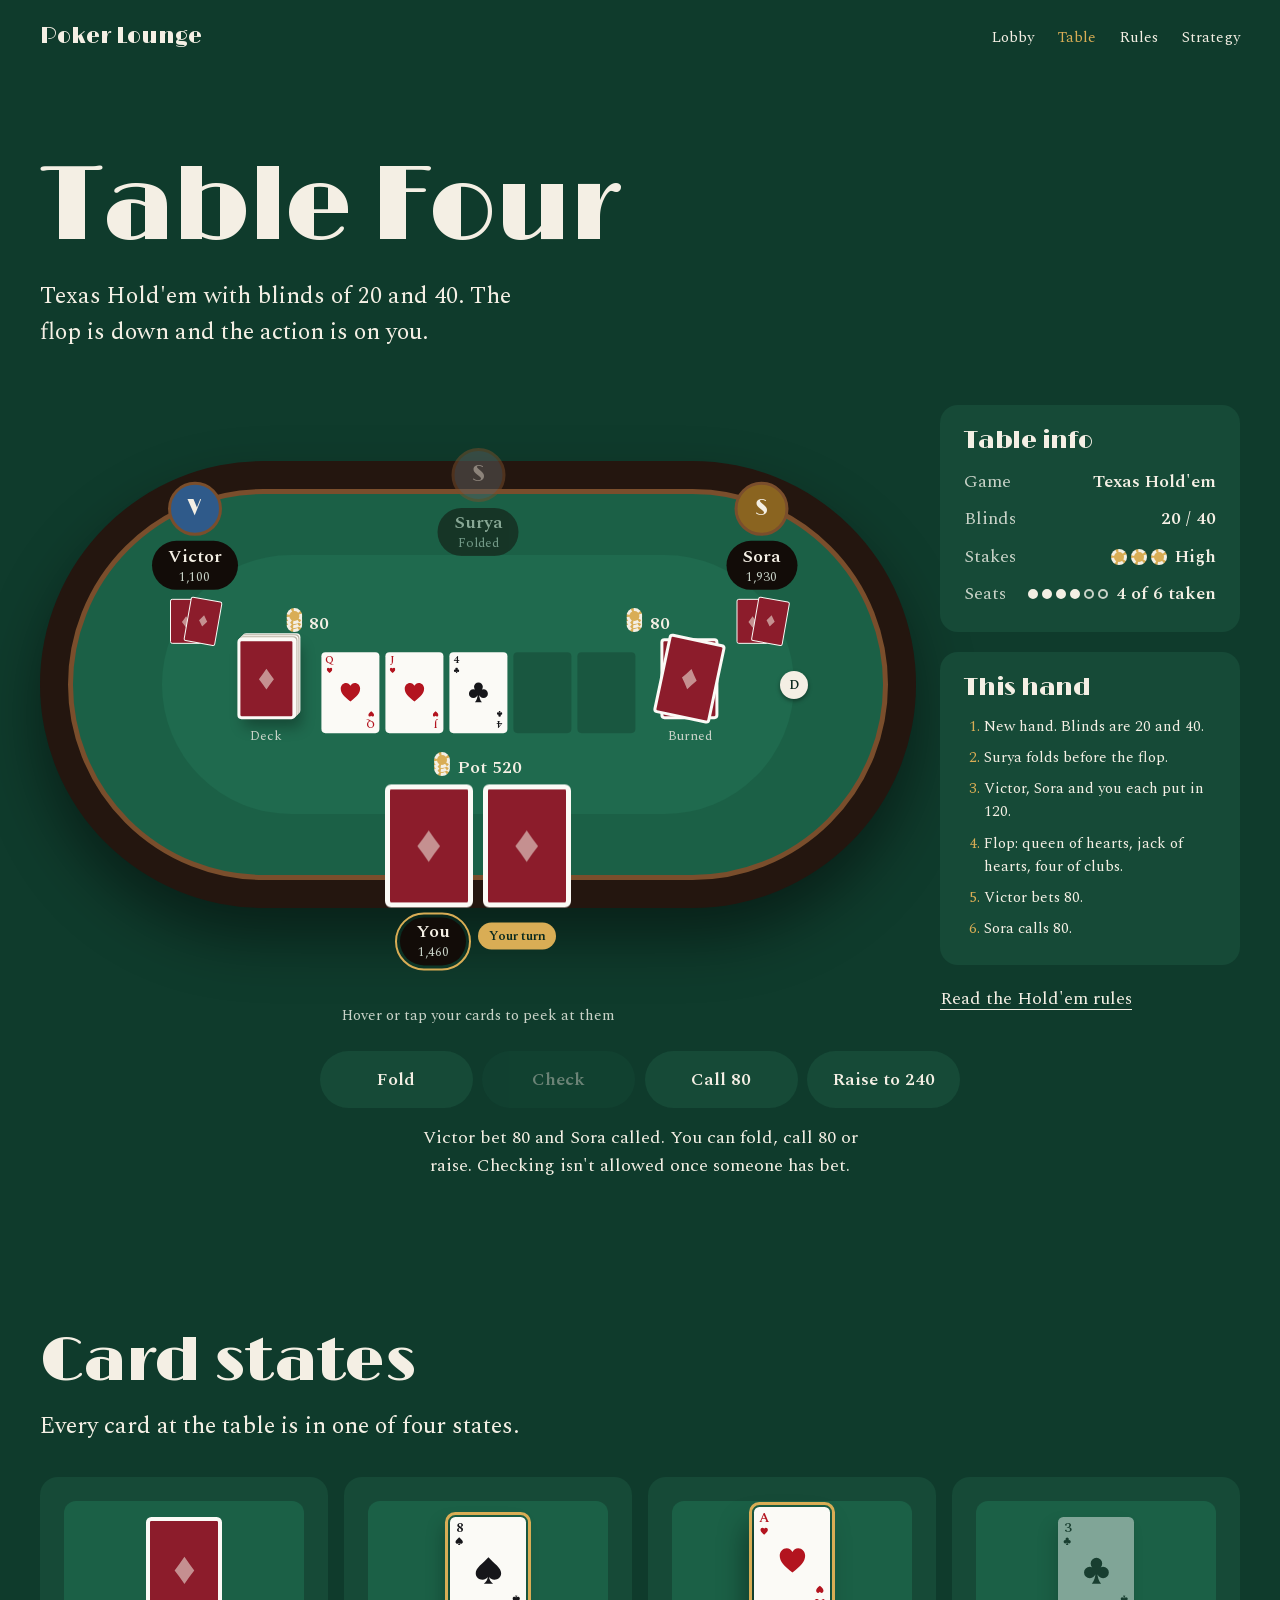
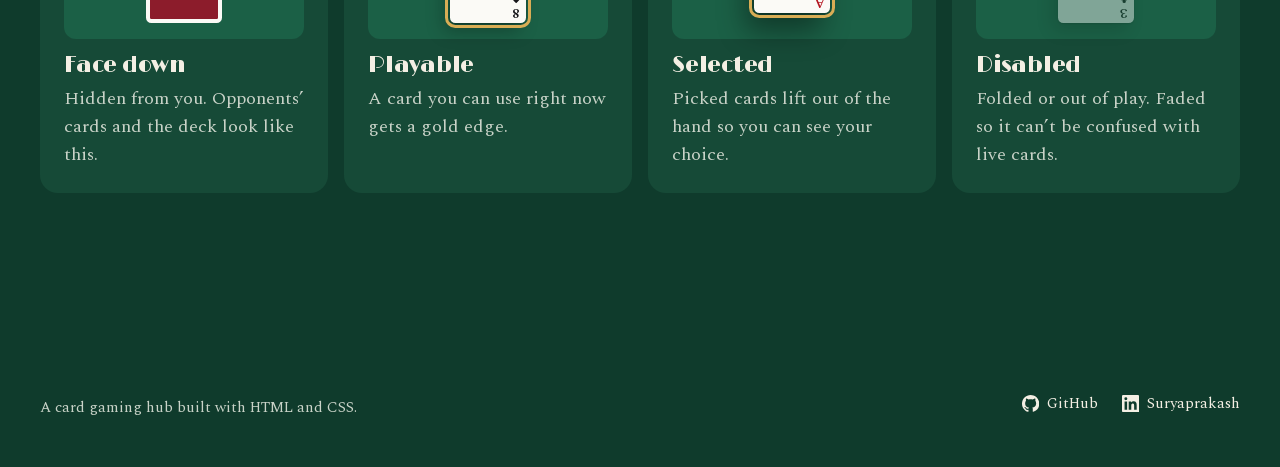
<file: pages/table.html>
<!DOCTYPE html>
<html lang="en">
<head>
  <meta charset="UTF-8">
  <meta name="viewport" content="width=device-width, initial-scale=1">
  <title>Deck Table · Poker Lounge</title>
  <meta name="description" content="Take your seat at a Texas Hold'em table in the Poker Lounge.">
  <link rel="stylesheet" href="../css/styles.css">
</head>
<body>
  <!-- Icon sprite: suits + footer icons, defined once and pulled in with <use href="#suit-spade"> etc. -->
  <svg class="sprite" aria-hidden="true" focusable="false">
    <symbol id="suit-spade" viewBox="0 0 100 100">
      <path d="M50 4C30 26 6 40 6 60c0 14 11 22 23 22 9 0 16-4 19-10-1 10-6 18-14 24h32c-8-6-13-14-14-24 3 6 10 10 19 10 12 0 23-8 23-22C94 40 70 26 50 4z"/>
    </symbol>
    <symbol id="suit-heart" viewBox="0 0 100 100">
      <path d="M50 92C22 70 6 54 6 34 6 19 17 8 30 8c9 0 16 5 20 13 4-8 11-13 20-13 13 0 24 11 24 26 0 20-16 36-44 58z"/>
    </symbol>
    <symbol id="suit-diamond" viewBox="0 0 100 100">
      <path d="M50 3Q68 30 84 50 68 70 50 97 32 70 16 50 32 30 50 3z"/>
    </symbol>
    <symbol id="suit-club" viewBox="0 0 100 100">
      <path d="M30 26a20 20 0 1 0 40 0a20 20 0 1 0-40 0zM7 57a20 20 0 1 0 40 0a20 20 0 1 0-40 0zM53 57a20 20 0 1 0 40 0a20 20 0 1 0-40 0zM36 50a14 14 0 1 0 28 0a14 14 0 1 0-28 0zM47 58c-1 16-5 29-13 38h32c-8-9-12-22-13-38z"/>
    </symbol>
    <symbol id="icon-github" viewBox="0 0 16 16">
      <path d="M8 0C3.58 0 0 3.58 0 8c0 3.54 2.29 6.53 5.47 7.59.4.07.55-.17.55-.38 0-.19-.01-.82-.01-1.49-2.01.37-2.53-.49-2.69-.94-.09-.23-.48-.94-.82-1.13-.28-.15-.68-.52-.01-.53.63-.01 1.08.58 1.23.82.72 1.21 1.87.87 2.33.66.07-.52.28-.87.51-1.07-1.78-.2-3.64-.89-3.64-3.95 0-.87.31-1.59.82-2.15-.08-.2-.36-1.02.08-2.12 0 0 .67-.21 2.2.82.64-.18 1.32-.27 2-.27.68 0 1.36.09 2 .27 1.53-1.04 2.2-.82 2.2-.82.44 1.1.16 1.92.08 2.12.51.56.82 1.27.82 2.15 0 3.07-1.87 3.75-3.65 3.95.29.25.54.73.54 1.48 0 1.07-.01 1.93-.01 2.2 0 .21.15.46.55.38A8.01 8.01 0 0 0 16 8c0-4.42-3.58-8-8-8z"/>
    </symbol>
    <symbol id="icon-linkedin" viewBox="0 0 24 24">
      <path d="M20.45 20.45h-3.56v-5.57c0-1.33-.02-3.04-1.85-3.04-1.85 0-2.14 1.45-2.14 2.94v5.67H9.35V9h3.41v1.56h.05c.48-.9 1.64-1.85 3.37-1.85 3.6 0 4.27 2.37 4.27 5.46v6.28zM5.34 7.43a2.06 2.06 0 1 1 0-4.13 2.06 2.06 0 0 1 0 4.13zm1.78 13.02H3.56V9h3.56v11.45zM22.22 0H1.77C.79 0 0 .77 0 1.73v20.54C0 23.23.79 24 1.77 24h20.45c.98 0 1.78-.77 1.78-1.73V1.73C24 .77 23.2 0 22.22 0z"/>
    </symbol>
  </svg>

  <header class="site-header">
    <a class="wordmark" href="../index.html">Poker Lounge</a>
    <nav aria-label="Main">
      <ul class="nav-links">
        <li><a href="lobby.html">Lobby</a></li>
        <li><a href="table.html" aria-current="page">Table</a></li>
        <li><a href="rules.html">Rules</a></li>
        <li><a href="strategy.html">Strategy</a></li>
      </ul>
    </nav>
  </header>

  <main class="table-page">
    <section class="page-intro" aria-labelledby="page-title">
      <h1 id="page-title" class="page-title">Table Four</h1>
      <p class="page-lead">Texas Hold'em with blinds of 20 and 40. The flop is down and the action is on you.</p>
    </section>

    <section class="table-area" aria-label="Poker table">
      <div class="table-layout">
        <div class="table-main">
          <div class="poker-table">
            <div class="felt">
            <div class="player player--victor spot">
              <span class="avatar" aria-hidden="true">V</span>
              <p class="nameplate"><span class="player-name">Victor</span><span class="player-chips">1,100</span></p>
              <div class="player-cards" aria-hidden="true"><span class="card-back"><svg><use href="#suit-diamond"/></svg></span><span class="card-back"><svg><use href="#suit-diamond"/></svg></span></div>
            </div>
            <div class="player player--surya spot player--folded">
              <span class="avatar" aria-hidden="true">S</span>
              <p class="nameplate"><span class="player-name">Surya</span><span class="player-chips">Folded</span></p>
            </div>
            <div class="player player--sora spot">
              <span class="avatar" aria-hidden="true">S</span>
              <p class="nameplate"><span class="player-name">Sora</span><span class="player-chips">1,930</span></p>
              <div class="player-cards" aria-hidden="true"><span class="card-back"><svg><use href="#suit-diamond"/></svg></span><span class="card-back"><svg><use href="#suit-diamond"/></svg></span></div>
            </div>

            <p class="bet bet--victor spot"><span class="chip-stack" aria-hidden="true"><span class="chip"></span><span class="chip"></span><span class="chip"></span></span><span class="sr-only">Victor bet </span>80</p>
            <p class="bet bet--sora spot"><span class="chip-stack" aria-hidden="true"><span class="chip"></span><span class="chip"></span><span class="chip"></span></span><span class="sr-only">Sora called </span>80</p>
            <span class="dealer-btn spot" role="img" aria-label="Dealer button, in front of Sora">D</span>

            <div class="table-board spot">
              <div class="pile pile--deck">
                <div class="deck-stack" aria-hidden="true"><span class="card-back"><svg><use href="#suit-diamond"/></svg></span></div>
                <p class="pile-label">Deck</p>
              </div>
              <div class="community" role="img" aria-label="Flop: queen of hearts, jack of hearts, four of clubs. Turn and river not dealt yet.">
                <span class="card card--red"><span class="card-index">Q<svg><use href="#suit-heart"/></svg></span><svg class="card-pip"><use href="#suit-heart"/></svg><span class="card-index card-index--flip">Q<svg><use href="#suit-heart"/></svg></span></span>
                <span class="card card--red"><span class="card-index">J<svg><use href="#suit-heart"/></svg></span><svg class="card-pip"><use href="#suit-heart"/></svg><span class="card-index card-index--flip">J<svg><use href="#suit-heart"/></svg></span></span>
                <span class="card"><span class="card-index">4<svg><use href="#suit-club"/></svg></span><svg class="card-pip"><use href="#suit-club"/></svg><span class="card-index card-index--flip">4<svg><use href="#suit-club"/></svg></span></span>
                <span class="card-slot"></span>
                <span class="card-slot"></span>
              </div>
              <div class="pile pile--burn">
                <div class="burn-pile" aria-hidden="true"><span class="card-back"><svg><use href="#suit-diamond"/></svg></span><span class="card-back"><svg><use href="#suit-diamond"/></svg></span></div>
                <p class="pile-label">Burned</p>
              </div>
            </div>
            <p class="pot spot"><span class="chip-stack" aria-hidden="true"><span class="chip"></span><span class="chip"></span><span class="chip"></span></span>Pot 520</p>

            <div class="you spot">
              <div class="hole">
                <label class="flip">
                  <input class="sr-only" type="checkbox" aria-label="Peek at your first card">
                  <span class="flip-inner">
                    <span class="card card--red"><span class="card-index">A<svg><use href="#suit-heart"/></svg></span><svg class="card-pip"><use href="#suit-heart"/></svg><span class="card-index card-index--flip">A<svg><use href="#suit-heart"/></svg></span></span>
                    <span class="card-back"><svg><use href="#suit-diamond"/></svg></span>
                  </span>
                </label>
                <label class="flip">
                  <input class="sr-only" type="checkbox" aria-label="Peek at your second card">
                  <span class="flip-inner">
                    <span class="card card--red"><span class="card-index">K<svg><use href="#suit-heart"/></svg></span><svg class="card-pip"><use href="#suit-heart"/></svg><span class="card-index card-index--flip">K<svg><use href="#suit-heart"/></svg></span></span>
                    <span class="card-back"><svg><use href="#suit-diamond"/></svg></span>
                  </span>
                </label>
              </div>
              <div class="you-bar">
                <p class="nameplate nameplate--you"><span class="player-name">You</span><span class="player-chips">1,460</span></p>
                <p class="turn turn--you"><span class="badge badge--gold">Your turn</span><span class="turn-timer" aria-hidden="true"></span></p>
                <p class="turn turn--done"><span class="badge">Waiting</span></p>
              </div>
            </div>
            </div>
          </div>
          <p class="peek-hint">Hover or tap your cards to peek at them</p>
        </div>
        <aside class="table-side" aria-label="Table details">
          <section class="side-block" aria-labelledby="info-title">
            <h2 id="info-title">Table info</h2>
            <dl class="info-list">
              <div><dt>Game</dt><dd>Texas Hold'em</dd></div>
              <div><dt>Blinds</dt><dd>20 / 40</dd></div>
              <div><dt>Stakes</dt><dd class="stakes stakes--high"><span class="chips" aria-hidden="true"><span class="chip"></span><span class="chip"></span><span class="chip"></span></span>High</dd></div>
              <div><dt>Seats</dt><dd class="seats"><span class="seat-dots" aria-hidden="true"><span class="seat seat--taken"></span><span class="seat seat--taken"></span><span class="seat seat--taken"></span><span class="seat seat--taken"></span><span class="seat"></span><span class="seat"></span></span>4 of 6 taken</dd></div>
            </dl>
          </section>
          <section class="side-block" aria-labelledby="log-title">
            <h2 id="log-title">This hand</h2>
            <ol class="hand-log">
            <li>New hand. Blinds are 20 and 40.</li>
            <li>Surya folds before the flop.</li>
            <li>Victor, Sora and you each put in 120.</li>
            <li>Flop: queen of hearts, jack of hearts, four of clubs.</li>
            <li>Victor bets 80.</li>
            <li>Sora calls 80.</li>
            </ol>
          </section>
          <a class="text-link" href="rules.html#holdem">Read the Hold'em rules</a>
        </aside>
      </div>

      <!-- The move radios drive the messages, badges and folded state through :has() in styles.css -->
      <form class="moves-bar" aria-label="Your move">
        <fieldset class="move-group">
          <legend class="sr-only">Choose your move</legend>
            <input class="move-input sr-only" type="radio" name="move" id="move-fold" value="fold">
            <label class="move-btn" for="move-fold">Fold</label>
            <input class="move-input sr-only" type="radio" name="move" id="move-check" value="check" disabled>
            <label class="move-btn" for="move-check">Check</label>
            <input class="move-input sr-only" type="radio" name="move" id="move-call" value="call">
            <label class="move-btn" for="move-call">Call 80</label>
            <input class="move-input sr-only" type="radio" name="move" id="move-raise" value="raise">
            <label class="move-btn" for="move-raise">Raise to 240</label>
        </fieldset>
        <div class="move-status" aria-live="polite">
          <p class="move-msg move-msg--waiting">Victor bet 80 and Sora called. You can fold, call 80 or raise. Checking isn't allowed once someone has bet.</p>
          <p class="move-msg move-msg--fold">You folded. Your cards are out of play until the next hand.</p>
          <p class="move-msg move-msg--call">You called 80. The pot is 600 and the turn card is next.</p>
          <p class="move-msg move-msg--raise">You raised to 240. Victor is deciding whether to call.</p>
          <button class="filter-reset" type="reset">Take it back</button>
        </div>
      </form>
    </section>

    <section class="card-states" aria-labelledby="states-title">
      <h2 id="states-title">Card states</h2>
      <p class="page-lead">Every card at the table is in one of four states.</p>
      <ul class="state-list">
        <li class="state">
          <div class="state-card" aria-hidden="true"><span class="card-back"><svg><use href="#suit-diamond"/></svg></span></div>
          <h3>Face down</h3>
          <p>Hidden from you. Opponents’ cards and the deck look like this.</p>
        </li>
        <li class="state">
          <div class="state-card" aria-hidden="true"><span class="card card--playable"><span class="card-index">8<svg><use href="#suit-spade"/></svg></span><svg class="card-pip"><use href="#suit-spade"/></svg><span class="card-index card-index--flip">8<svg><use href="#suit-spade"/></svg></span></span></div>
          <h3>Playable</h3>
          <p>A card you can use right now gets a gold edge.</p>
        </li>
        <li class="state">
          <div class="state-card" aria-hidden="true"><span class="card card--red card--selected"><span class="card-index">A<svg><use href="#suit-heart"/></svg></span><svg class="card-pip"><use href="#suit-heart"/></svg><span class="card-index card-index--flip">A<svg><use href="#suit-heart"/></svg></span></span></div>
          <h3>Selected</h3>
          <p>Picked cards lift out of the hand so you can see your choice.</p>
        </li>
        <li class="state">
          <div class="state-card" aria-hidden="true"><span class="card card--disabled"><span class="card-index">3<svg><use href="#suit-club"/></svg></span><svg class="card-pip"><use href="#suit-club"/></svg><span class="card-index card-index--flip">3<svg><use href="#suit-club"/></svg></span></span></div>
          <h3>Disabled</h3>
          <p>Folded or out of play. Faded so it can’t be confused with live cards.</p>
        </li>
      </ul>
    </section>
  </main>

  <footer class="site-footer">
    <p>A card gaming hub built with HTML and CSS.</p>
    <ul class="footer-links">
      <li>
        <a href="https://github.com/Rawrzilla-720s/Project_1" target="_blank" rel="noopener">
          <svg class="footer-icon" aria-hidden="true"><use href="#icon-github"/></svg>GitHub
        </a>
      </li>
      <li>
        <a href="https://www.linkedin.com/in/suryaprakash-m7" target="_blank" rel="noopener" aria-label="Suryaprakash on LinkedIn">
          <svg class="footer-icon" aria-hidden="true"><use href="#icon-linkedin"/></svg>Suryaprakash
        </a>
      </li>
    </ul>
  </footer>
</body>
</html>
</file>
<file: css/styles.css>
/* ==========================================================
   Poker Lounge - main stylesheet, shared by every page

   1. Design tokens
   2. Base
   3. Utilities and shared components
   4. Header and footer
   5. Home: hero
   6. Home: card fan
   7. Inner pages: intro, badges, status
   8. Game lobby
   9. Rules
   10. Deck table
   11. Strategy
   12. Motion

   Colors, fonts and spacing all come from the variables in :root,
   so try changing those before hard-coding a new value somewhere.
   ========================================================== */

/* Fonts are self-hosted on purpose: codd's security policy only allows fonts
   from the site itself, so a Google Fonts link gets blocked there.
   Licenses (SIL OFL) are in the fonts/ folder. */
@font-face {
  font-family: "Limelight";
  src: url("../fonts/limelight-400.woff2") format("woff2");
  font-weight: 400;
  font-style: normal;
  font-display: swap;
}

@font-face {
  font-family: "Spectral";
  src: url("../fonts/spectral-400.woff2") format("woff2");
  font-weight: 400;
  font-style: normal;
  font-display: swap;
}

@font-face {
  font-family: "Spectral";
  src: url("../fonts/spectral-600.woff2") format("woff2");
  font-weight: 600;
  font-style: normal;
  font-display: swap;
}

/* ---------- 1. Design tokens ---------- */
:root {
  /* Colors */
  --felt: #0f3b2c;
  --felt-deep: #0a2a1f;
  --felt-raised: #164a37;
  --felt-hover: #1d5a44;
  --felt-table: #1b6046;
  --rail: #24160f;
  --rail-trim: #7a4e2c;
  --felt-ring: #1f6a4e;
  --nameplate: #120c08;
  --card-back: #8c1c2b;
  --ivory: #f4efe4;
  --ivory-soft: #c9d3c8;
  --gold: #d9ad55;
  --card-face: #fbfaf6;
  --suit-black: #16161a;
  --suit-red: #b3141f;

  /* Type */
  --font-display: "Limelight", "Didot", "Bodoni MT", serif;
  --font-body: "Spectral", Georgia, serif;
  --text-base: 1.125rem;
  --text-small: 0.9375rem;
  --text-lead: clamp(1.125rem, 1rem + 0.6vw, 1.5rem);
  --text-heading: clamp(2.25rem, 1.5rem + 3vw, 4rem);
  --text-hero: clamp(3.5rem, 1rem + 11vw, 11.5rem);

  /* Space */
  --gutter: clamp(1rem, 0.5rem + 2.5vw, 2.5rem);
  --section-gap: clamp(5rem, 3rem + 8vw, 10rem);
  --radius-pill: 999px;

  /* Motion */
  --ease-out: cubic-bezier(0.2, 0.7, 0.2, 1);
  --speed: 0.35s;

  /* Cards - every card on the site scales off --card-w */
  --card-w: clamp(118px, 19vw, 220px);
  --card-h: calc(var(--card-w) * 1.4);
}

/* ---------- 2. Base ---------- */
*,
*::before,
*::after {
  box-sizing: border-box;
}

html {
  scroll-behavior: smooth;
}

body {
  margin: 0;
  background: var(--felt);
  color: var(--ivory);
  font-family: var(--font-body);
  font-size: var(--text-base);
  line-height: 1.55;
  -webkit-font-smoothing: antialiased;
}

h1,
h2,
h3 {
  margin: 0;
  font-family: var(--font-display);
  font-weight: 400;
  line-height: 1;
  letter-spacing: -0.01em;
}

p {
  margin: 0;
}

a {
  color: inherit;
}

ul {
  margin: 0;
  padding: 0;
  list-style: none;
}

svg {
  fill: currentColor;
}

:focus-visible {
  outline: 3px solid var(--gold);
  outline-offset: 4px;
}

/* ---------- 3. Utilities and shared components ---------- */
.sprite {
  position: absolute;
  width: 0;
  height: 0;
  overflow: hidden;
}

.btn {
  display: inline-block;
  padding: 0.85em 1.8em;
  border-radius: var(--radius-pill);
  background: var(--gold);
  color: var(--felt-deep);
  font-family: var(--font-body);
  font-weight: 600;
  text-decoration: none;
  transition: translate var(--speed) var(--ease-out), background-color var(--speed);
}

.btn:hover {
  background: var(--ivory);
  translate: 0 -2px;
}

.btn:active {
  translate: 0 1px;
}

/* Disabled look for the lobby tables that aren't open yet */
.btn--disabled,
.btn--disabled:hover {
  background: var(--felt-deep);
  color: var(--ivory-soft);
  cursor: not-allowed;
  translate: none;
}

/* ---------- 4. Header and footer ---------- */
.site-header {
  display: flex;
  flex-wrap: wrap;
  align-items: center;
  justify-content: space-between;
  gap: 0.75rem 2rem;
  padding: 1.25rem var(--gutter);
}

.wordmark {
  font-family: var(--font-display);
  font-size: 1.375rem;
  text-decoration: none;
}

.nav-links {
  display: flex;
  flex-wrap: wrap;
  gap: 0.25rem 1.5rem;
}

.nav-links a {
  font-size: var(--text-small);
  text-decoration: none;
  text-underline-offset: 0.3em;
}

.nav-links a:hover {
  color: var(--gold);
  text-decoration: underline;
}

.site-footer {
  display: flex;
  flex-wrap: wrap;
  align-items: baseline;
  justify-content: space-between;
  gap: 1rem;
  padding: 3rem var(--gutter);
  background: var(--felt);
  color: var(--ivory-soft);
  font-size: var(--text-small);
}

.footer-links {
  display: flex;
  flex-wrap: wrap;
  gap: 0.5rem 1.5rem;
}

.footer-links a {
  display: inline-flex;
  align-items: center;
  gap: 0.5rem;
  color: var(--ivory);
  text-decoration: none;
  text-underline-offset: 0.3em;
  transition: color var(--speed);
}

.footer-links a:hover {
  color: var(--gold);
  text-decoration: underline;
}

.footer-icon {
  width: 1.15em;
  height: 1.15em;
  flex-shrink: 0;
}

/* ---------- 5. Home: hero ---------- */
.hero {
  display: flex;
  flex-direction: column;
  justify-content: center;
  align-items: flex-start;
  gap: 2rem;
  min-height: calc(100svh - 5rem);
  padding: 2rem var(--gutter) 6rem;
}

.hero-title {
  font-size: var(--text-hero);
  line-height: 0.95;
  letter-spacing: -0.02em;
}

.hero-lead {
  max-width: 34ch;
  font-size: var(--text-lead);
}

/* ---------- 6. Home: card fan ---------- */
.deck {
  display: grid;
  justify-items: center;
  gap: clamp(3rem, 2rem + 4vw, 6rem);
  padding: var(--section-gap) var(--gutter);
  background: var(--felt-deep);
  overflow: hidden;
}

.deck-intro {
  display: grid;
  gap: 1rem;
  text-align: center;
}

.deck-intro h2 {
  font-size: var(--text-heading);
}

.deck-intro p {
  font-size: var(--text-lead);
  color: var(--ivory-soft);
}

.fan {
  --step: 0.58; /* how much of each card shows before the next one overlaps it */
  --spread: calc(var(--card-w) * 0.2);
  display: flex;
  justify-content: center;
  padding-block: calc(var(--card-h) * 0.18) calc(var(--card-h) * 0.12);
}

.fan-slot {
  rotate: var(--rot);
  translate: 0 var(--drop);
  transform-origin: 50% 100%;
}

.fan-slot + .fan-slot {
  margin-left: calc(var(--card-w) * (var(--step) - 1));
}

/* Each slot gets its own tilt and drop so the four aces sit in an arc */
.fan-slot:nth-child(1) { --rot: -16deg; --drop: 9%;  --gather: calc(var(--card-w) * 0.87); }
.fan-slot:nth-child(2) { --rot: -5deg;  --drop: 0%;  --gather: calc(var(--card-w) * 0.29); }
.fan-slot:nth-child(3) { --rot: 6deg;   --drop: 2%;  --gather: calc(var(--card-w) * -0.29); }
.fan-slot:nth-child(4) { --rot: 17deg;  --drop: 10%; --gather: calc(var(--card-w) * -0.87); }

/* Card face - reused on the lobby, rules, table and strategy pages too */
.card {
  position: relative;
  display: grid;
  place-items: center;
  width: var(--card-w);
  height: var(--card-h);
  border-radius: calc(var(--card-w) * 0.07);
  background: var(--card-face);
  color: var(--suit-black);
  text-decoration: none;
  box-shadow: 0 1px 2px rgb(0 0 0 / 0.25), -6px 8px 18px rgb(0 0 0 / 0.28);
}

.card--red {
  color: var(--suit-red);
}

.card-index {
  position: absolute;
  top: calc(var(--card-w) * 0.06);
  left: calc(var(--card-w) * 0.07);
  display: grid;
  justify-items: center;
  font-family: var(--font-body);
  font-size: calc(var(--card-w) * 0.18);
  font-weight: 600;
  line-height: 1;
}

.card-index svg {
  width: calc(var(--card-w) * 0.11);
  height: calc(var(--card-w) * 0.11);
  margin-top: calc(var(--card-w) * 0.02);
}

.card-index--flip {
  top: auto;
  left: auto;
  bottom: calc(var(--card-w) * 0.06);
  right: calc(var(--card-w) * 0.07);
  rotate: 180deg;
}

.card-pip {
  width: calc(var(--card-w) * 0.38);
  height: calc(var(--card-w) * 0.38);
}

.card-pip--large {
  width: calc(var(--card-w) * 0.56);
  height: calc(var(--card-w) * 0.56);
}

/* Hovered card lifts and its neighbors slide away. The :has() rule is what
   lets a card push the cards *before* it, since ~ only reaches later siblings. */
.fan .card {
  transition:
    translate var(--speed) var(--ease-out),
    box-shadow var(--speed) var(--ease-out);
}

.fan .card:hover,
.fan .card:focus-visible {
  translate: 0 -14%;
  box-shadow: 0 2px 4px rgb(0 0 0 / 0.25), -10px 24px 36px rgb(0 0 0 / 0.4);
}

.fan .card:focus-visible {
  outline-offset: 6px;
}

.fan-slot:has(.card:is(:hover, :focus-visible)) ~ .fan-slot .card {
  translate: var(--spread) 0;
}

.fan-slot:has(~ .fan-slot .card:is(:hover, :focus-visible)) .card {
  translate: calc(var(--spread) * -1) 0;
}

/* Legend under the fan - the matching label turns gold while its card is hovered */
.legend {
  display: flex;
  flex-wrap: wrap;
  justify-content: center;
  gap: 0.75rem 2.25rem;
  color: var(--ivory-soft);
}

.legend-item {
  display: flex;
  align-items: center;
  gap: 0.5rem;
  transition: color var(--speed);
}

.legend-suit {
  width: 1.1em;
  height: 1.1em;
  color: var(--suit-black);
  /* thin light outline so black suits don't vanish on the dark green */
  stroke: var(--ivory-soft);
  stroke-width: 6;
  paint-order: stroke;
}

.legend-suit--red {
  color: #e5525c;
  stroke: none;
}

.deck:has(.fan-slot:nth-child(1) .card:is(:hover, :focus-visible)) .legend-item:nth-child(1),
.deck:has(.fan-slot:nth-child(2) .card:is(:hover, :focus-visible)) .legend-item:nth-child(2),
.deck:has(.fan-slot:nth-child(3) .card:is(:hover, :focus-visible)) .legend-item:nth-child(3),
.deck:has(.fan-slot:nth-child(4) .card:is(:hover, :focus-visible)) .legend-item:nth-child(4) {
  color: var(--gold);
}

/* Phones: smaller cards and more overlap so all four fit */
@media (max-width: 480px) {
  :root {
    --card-w: clamp(96px, 28vw, 118px);
  }

  .fan {
    --step: 0.52;
    --spread: calc(var(--card-w) * 0.12);
  }

  .legend {
    display: grid;
    grid-template-columns: repeat(2, auto);
    gap: 0.75rem 2rem;
  }
}

/* ---------- 7. Inner pages: intro, badges, status ---------- */
.sr-only {
  position: absolute;
  width: 1px;
  height: 1px;
  margin: -1px;
  padding: 0;
  overflow: hidden;
  clip: rect(0 0 0 0);
  white-space: nowrap;
  border: 0;
}

.nav-links a[aria-current="page"] {
  color: var(--gold);
}

.page-intro {
  display: grid;
  gap: 1.25rem;
  padding: clamp(3rem, 2rem + 4vw, 6rem) var(--gutter) clamp(2rem, 1rem + 3vw, 3.5rem);
}

.page-title {
  font-size: clamp(3rem, 1rem + 7vw, 7.5rem);
  line-height: 0.95;
  letter-spacing: -0.02em;
}

.page-lead {
  max-width: 40ch;
  font-size: var(--text-lead);
}

.badge {
  display: inline-block;
  padding: 0.25em 0.8em;
  border-radius: var(--radius-pill);
  background: var(--felt-deep);
  color: var(--ivory);
  font-size: 0.8125rem;
  font-weight: 600;
  white-space: nowrap;
}

.badge--gold {
  background: var(--gold);
  color: var(--felt-deep);
}

.text-link {
  color: var(--ivory);
  text-underline-offset: 0.3em;
  transition: color var(--speed);
}

.text-link:hover {
  color: var(--gold);
}

/* Seat dots: filled = taken, outlined = open */
.seats,
.stakes {
  display: flex;
  align-items: center;
  gap: 0.5rem;
}

.seat-dots,
.chips {
  display: flex;
  gap: 4px;
}

.seat {
  width: 10px;
  height: 10px;
  border-radius: 50%;
  border: 2px solid var(--ivory-soft);
}

.seat--taken {
  background: var(--ivory);
  border-color: var(--ivory);
}

/* Stakes are always 3 chips - the stakes--* modifier decides how many are lit */
.chip {
  width: 16px;
  height: 16px;
  border-radius: 50%;
  background: var(--gold);
  border: 3px dashed var(--ivory);
}

.stakes--free .chip,
.stakes--low .chip:nth-child(n + 2),
.stakes--mid .chip:nth-child(3) {
  background: transparent;
  border: 2px solid rgb(201 211 200 / 0.45);
}

/* ---------- 8. Game lobby ---------- */
.lobby-board {
  display: grid;
  gap: 2rem;
  padding: 0 var(--gutter) var(--section-gap);
}

/* Filters are visually hidden radios with styled labels. The actual hiding
   happens in the .lobby:has(#id:checked) rules a bit further down. */
.filters {
  display: flex;
  flex-wrap: wrap;
  align-items: flex-end;
  gap: 1.5rem 3rem;
}

.filter-group {
  display: flex;
  flex-wrap: wrap;
  gap: 0.5rem;
  margin: 0;
  padding: 0;
  border: 0;
}

.filter-group legend {
  margin-bottom: 0.75rem;
  padding: 0;
  color: var(--ivory-soft);
  font-size: var(--text-small);
}

.filter-option {
  padding: 0.5em 1.1em;
  border-radius: var(--radius-pill);
  background: var(--felt-raised);
  font-size: var(--text-small);
  cursor: pointer;
  transition: background-color var(--speed), color var(--speed);
}

.filter-option:hover {
  background: var(--felt-hover);
}

.filter-input:checked + .filter-option {
  background: var(--gold);
  color: var(--felt-deep);
  font-weight: 600;
}

.filter-input:focus-visible + .filter-option {
  outline: 3px solid var(--gold);
  outline-offset: 3px;
}

.filter-reset {
  padding: 0.5em 0;
  border: 0;
  background: none;
  color: var(--ivory);
  font: inherit;
  font-size: var(--text-small);
  text-decoration: underline;
  text-underline-offset: 0.3em;
  cursor: pointer;
}

.filter-reset:hover {
  color: var(--gold);
}

.lobby:has(#level-beginner:checked) .tile:not([data-level="beginner"]),
.lobby:has(#level-intermediate:checked) .tile:not([data-level="intermediate"]),
.lobby:has(#level-advanced:checked) .tile:not([data-level="advanced"]),
.lobby:has(#players-solo:checked) .tile:not([data-players~="solo"]),
.lobby:has(#players-two:checked) .tile:not([data-players~="two"]),
.lobby:has(#players-group:checked) .tile:not([data-players~="group"]) {
  display: none;
}

/* .results comes AFTER the grid in the HTML on purpose: a CSS counter only
   knows about elements before it, so we count the visible tiles first and then
   use order: -1 to show the total above the grid. */
.board {
  display: flex;
  flex-direction: column;
  gap: 1.25rem;
}

.results {
  order: -1;
  color: var(--ivory-soft);
  font-size: var(--text-small);
}

.results::before {
  content: "Tables open: " counter(tables);
}

.empty {
  display: none;
  padding: 2rem 0;
  font-size: var(--text-lead);
}

/* No solo game is above beginner, so these combos show the empty message */
.lobby:has(#players-solo:checked):has(#level-intermediate:checked, #level-advanced:checked) .empty {
  display: block;
}

/* Tile grid: 1 column on phones, 2 from 640px, 3 from 1024px */
.tile-grid {
  counter-reset: tables;
  display: grid;
  grid-template-columns: 1fr;
  gap: clamp(1rem, 0.5rem + 1.5vw, 1.75rem);
}

.tile {
  counter-increment: tables;
  display: flex;
  flex-direction: column;
  border: 2px solid transparent;
  border-radius: 18px;
  background: var(--felt-raised);
  overflow: hidden;
  transition:
    translate var(--speed) var(--ease-out),
    border-color var(--speed),
    box-shadow var(--speed) var(--ease-out);
}

.tile:is(:hover, :focus-within) {
  translate: 0 -6px;
  border-color: var(--gold);
  box-shadow: 0 18px 40px rgb(0 0 0 / 0.35);
}

.tile-art {
  display: grid;
  place-items: center;
  min-height: 180px;
  padding: 1.75rem 1rem 1.5rem;
  background: var(--felt-deep);
}

.tile-body {
  display: flex;
  flex: 1;
  flex-direction: column;
  gap: 1rem;
  padding: 1.5rem;
}

.tile-head {
  display: flex;
  flex-wrap: wrap;
  align-items: center;
  justify-content: space-between;
  gap: 0.5rem 0.75rem;
}

.tile-title {
  font-size: 1.75rem;
}

.tile-stats {
  display: grid;
  grid-template-columns: repeat(3, auto);
  justify-content: start;
  gap: 0.15rem 2rem;
  margin: 0;
}

.tile-stats dt {
  color: var(--ivory-soft);
  font-size: 0.8125rem;
}

.tile-stats dd {
  margin: 0;
  font-weight: 600;
}

.tile-status {
  display: flex;
  flex-wrap: wrap;
  gap: 0.5rem 1.5rem;
  color: var(--ivory-soft);
  font-size: var(--text-small);
}

.tile-actions {
  display: flex;
  flex-wrap: wrap;
  align-items: center;
  gap: 0.75rem 1.5rem;
  margin-top: auto;
  padding-top: 0.5rem;
}

/* Mini hand on each tile. --i (card index) and --mid (middle of the hand) are
   set inline in the HTML; hovering the tile bumps --angle/--offset to fan it out. */
.mini-hand {
  --card-w: 64px;
  --card-h: calc(var(--card-w) * 1.4);
  --angle: 10deg;
  --offset: calc(var(--card-w) * 0.32);
  position: relative;
  width: var(--card-w);
  height: var(--card-h);
}

.mini-hand .card {
  position: absolute;
  inset: 0;
  rotate: calc((var(--i) - var(--mid)) * var(--angle));
  translate: calc((var(--i) - var(--mid)) * var(--offset)) 0;
  transform-origin: 50% 115%;
  transition:
    rotate var(--speed) var(--ease-out),
    translate var(--speed) var(--ease-out);
}

.tile:is(:hover, :focus-within) .mini-hand {
  --angle: 16deg;
  --offset: calc(var(--card-w) * 0.5);
}

@media (min-width: 640px) {
  .tile-grid {
    grid-template-columns: repeat(2, 1fr);
  }

  .tile--featured {
    grid-column: span 2;
    flex-direction: row;
  }

  .tile--featured .tile-art {
    flex: 1 1 45%;
  }

  .tile--featured .tile-body {
    flex: 1 1 55%;
    justify-content: center;
    padding: 2rem;
  }

  .tile--featured .tile-title {
    font-size: clamp(2rem, 1.25rem + 2vw, 3rem);
  }

  .tile--featured .mini-hand {
    --card-w: 116px;
  }

  .tile--featured .tile-actions {
    margin-top: 0;
  }
}

@media (min-width: 1024px) {
  .tile-grid {
    grid-template-columns: repeat(3, 1fr);
  }
}

/* ---------- 9. Rules ---------- */
.rules-layout {
  display: grid;
  gap: 2rem;
  padding: 0 var(--gutter) var(--section-gap);
}

/* Game index: wraps as chips on phones, becomes a sticky sidebar at 900px+ */
.rules-index {
  display: grid;
  gap: 0.5rem;
}

.index-title {
  margin-top: 1rem;
  color: var(--ivory-soft);
  font-family: var(--font-body);
  font-size: var(--text-small);
  font-weight: 600;
}

.index-title:first-child {
  margin-top: 0;
}

.index-links {
  display: flex;
  flex-wrap: wrap;
  gap: 0.5rem;
}

.index-links a {
  display: inline-block;
  padding: 0.4em 1em;
  border-radius: var(--radius-pill);
  background: var(--felt-raised);
  font-size: var(--text-small);
  text-decoration: none;
  transition: background-color var(--speed), color var(--speed);
}

.index-links a:hover {
  background: var(--felt-hover);
  color: var(--gold);
}

.rules-list {
  display: grid;
  gap: clamp(1.25rem, 1rem + 1vw, 2rem);
  min-width: 0;
}

.rule {
  display: grid;
  gap: 1.5rem;
  padding: clamp(1.5rem, 1rem + 2vw, 2.5rem);
  border-radius: 18px;
  background: var(--felt-raised);
  border: 2px solid transparent;
  scroll-margin-top: 1.5rem;
  transition: border-color var(--speed);
}

/* Coming from a lobby "How to play" link (rules.html#blackjack etc.), :target
   outlines that game and highlights its link in the index */
.rule:target {
  border-color: var(--gold);
}

.rules:has(#hand-rankings:target) .index-links a[href="#hand-rankings"],
.rules:has(#betting:target) .index-links a[href="#betting"],
.rules:has(#holdem:target) .index-links a[href="#holdem"],
.rules:has(#omaha:target) .index-links a[href="#omaha"],
.rules:has(#five-card-draw:target) .index-links a[href="#five-card-draw"],
.rules:has(#blackjack:target) .index-links a[href="#blackjack"],
.rules:has(#go-fish:target) .index-links a[href="#go-fish"],
.rules:has(#crazy-eights:target) .index-links a[href="#crazy-eights"],
.rules:has(#hearts:target) .index-links a[href="#hearts"],
.rules:has(#gin-rummy:target) .index-links a[href="#gin-rummy"],
.rules:has(#solitaire:target) .index-links a[href="#solitaire"] {
  color: var(--gold);
  text-decoration: underline;
  text-underline-offset: 0.3em;
}

.rule-head {
  display: grid;
  gap: 0.5rem;
}

.rule-head h2 {
  font-size: clamp(2rem, 1.4rem + 2vw, 3rem);
}

.rule-meta {
  color: var(--ivory-soft);
  font-size: var(--text-small);
}

.rule-body {
  display: grid;
  gap: 1.5rem 3rem;
}

.rule-col h3 {
  margin-bottom: 0.4rem;
  color: var(--gold);
  font-family: var(--font-body);
  font-size: 1rem;
  font-weight: 600;
}

.rule-col h3:not(:first-child) {
  margin-top: 1.5rem;
}

.rule-col p {
  max-width: 60ch;
}

.rule > .text-link {
  justify-self: start;
}

/* Step numbers come from a counter so we can style them; the list stays a real <ol> */
.steps {
  display: grid;
  gap: 0.6rem;
  margin: 0;
  padding: 0;
  list-style: none;
  counter-reset: step;
}

.steps li {
  display: grid;
  grid-template-columns: 1.75rem 1fr;
  counter-increment: step;
}

.steps li::before {
  content: counter(step);
  color: var(--gold);
  font-family: var(--font-display);
}

/* Hand rankings - order matters here, best hand first */
.hands {
  display: grid;
  gap: 0.75rem;
  margin: 0;
  padding: 0;
  list-style: none;
  counter-reset: hand;
}

.hand {
  display: grid;
  align-items: center;
  gap: 1rem 2rem;
  padding: 1rem 1.25rem;
  border-radius: 12px;
  background: var(--felt-deep);
  counter-increment: hand;
}

.hand-text h3 {
  font-size: 1.375rem;
}

.hand-text h3::before {
  content: counter(hand);
  margin-right: 0.6em;
  color: var(--gold);
}

.hand-text p {
  color: var(--ivory-soft);
  font-size: var(--text-small);
}

.hand-cards {
  --card-w: 46px;
  --card-h: calc(var(--card-w) * 1.4);
  display: flex;
  gap: 6px;
}

.hand-cards .card {
  box-shadow: none;
}

.hand-cards .card-index {
  font-size: calc(var(--card-w) * 0.26);
}

.hand-cards .card-index svg {
  width: calc(var(--card-w) * 0.17);
  height: calc(var(--card-w) * 0.17);
}

.hand-cards .card-index--flip {
  display: none;
}

.hand-cards .card-pip {
  width: calc(var(--card-w) * 0.36);
  height: calc(var(--card-w) * 0.36);
  margin-top: calc(var(--card-w) * 0.3);
}

/* Betting moves (a <dl>, term + definition) */
.moves {
  display: grid;
  gap: 0.75rem;
  margin: 0;
}

.move {
  padding: 1rem 1.25rem;
  border-radius: 12px;
  background: var(--felt-deep);
}

.move dt {
  font-family: var(--font-display);
  font-size: 1.25rem;
}

.move dd {
  margin: 0.25rem 0 0;
  color: var(--ivory-soft);
}

.rule-col .text-link {
  white-space: nowrap;
}

@media (min-width: 640px) {
  .hand {
    grid-template-columns: 1fr auto;
  }

  .moves {
    grid-template-columns: repeat(2, 1fr);
  }
}

@media (min-width: 900px) {
  .rules-layout {
    grid-template-columns: 210px 1fr;
    align-items: start;
    gap: clamp(2rem, 1rem + 3vw, 4rem);
  }

  .rules-index {
    position: sticky;
    top: 1.5rem;
  }

  .index-links {
    display: grid;
    gap: 0.15rem;
  }

  .index-links a {
    padding: 0.3rem 0;
    background: none;
    font-size: var(--text-base);
  }

  .index-links a:hover {
    background: none;
  }
}

@media (min-width: 1100px) {
  .rule-body {
    grid-template-columns: 1fr 1.2fr;
  }
}

/* ---------- 10. Deck table ---------- */
.table-area {
  display: grid;
  gap: 1.5rem;
  padding: 0 var(--gutter) var(--section-gap);
}

.table-main {
  display: grid;
  gap: 1rem;
  min-width: 0;
}

/* Two layers: .poker-table is the padded rail, .felt is the playing surface */
.poker-table {
  --card-w: 58px;
  --card-h: calc(var(--card-w) * 1.4);
  margin-block: 3.5rem 5rem;
  padding: clamp(14px, 2.2vw, 28px);
  border-radius: 9999px;
  background: var(--rail);
  box-shadow: 0 30px 60px rgb(0 0 0 / 0.45);
}

.felt {
  position: relative;
  aspect-ratio: 1.65;
  border: 5px solid var(--rail-trim);
  border-radius: 9999px;
  background: var(--felt-table);
}

/* lighter inner oval for the betting area - flat color, no gradient */
.felt::before {
  content: "";
  position: absolute;
  inset: 16% 11%;
  border-radius: 9999px;
  background: var(--felt-ring);
}

/* Anything with .spot is placed on the felt by its --x/--y, and the translate
   centers it on that point. Phone coordinates are in the media query below. */
.spot {
  position: absolute;
  left: var(--x);
  top: var(--y);
  translate: -50% -50%;
}

/* Players: avatar, nameplate, then their face-down cards. Position + avatar color are per player. */
.player {
  display: grid;
  justify-items: center;
  gap: 0.35rem;
  z-index: 1;
}

.player--victor { --x: 15%; --y: 18%; --avatar: #2f5a8a; }
.player--surya { --x: 50%; --y: 2%;  --avatar: #5e5e5e; }
.player--sora { --x: 85%; --y: 18%; --avatar: #8a6420; }

.player--folded {
  opacity: 0.5;
}

.avatar {
  display: grid;
  place-items: center;
  width: 54px;
  height: 54px;
  border: 3px solid var(--rail-trim);
  border-radius: 50%;
  background: var(--avatar);
  font-family: var(--font-display);
  font-size: 1.4rem;
}

.nameplate {
  display: grid;
  justify-items: center;
  padding: 0.3rem 1rem;
  border-radius: var(--radius-pill);
  background: var(--nameplate);
  line-height: 1.25;
  white-space: nowrap;
}

.player-name {
  font-weight: 600;
}

.player-chips {
  color: var(--ivory-soft);
  font-size: 0.8125rem;
}

.player-cards {
  --card-w: 32px;
  --card-h: calc(var(--card-w) * 1.4);
  display: flex;
  margin-top: 0.25rem;
}

.player-cards > * + * {
  margin-left: calc(var(--card-w) * -0.45);
  rotate: 10deg;
}

/* Bets in front of each player, plus the dealer button */
.bet {
  display: flex;
  align-items: center;
  gap: 0.45rem;
  font-weight: 600;
}

.bet--victor { --x: 29%; --y: 34%; }
.bet--sora { --x: 71%; --y: 34%; }

.chip-stack {
  display: grid;
}

.chip-stack .chip {
  grid-area: 1 / 1;
}

.chip-stack .chip:nth-child(2) {
  translate: 0 -4px;
}

.chip-stack .chip:nth-child(3) {
  translate: 0 -8px;
}

.dealer-btn {
  --x: 89%;
  --y: 50%;
  display: grid;
  place-items: center;
  width: 28px;
  height: 28px;
  border-radius: 50%;
  background: var(--ivory);
  color: var(--felt-deep);
  font-size: 0.8125rem;
  font-weight: 700;
  box-shadow: 0 2px 4px rgb(0 0 0 / 0.4);
}

/* Middle of the table: deck, the five community card spots, burn pile */
.table-board {
  --x: 50%;
  --y: 52%;
  display: flex;
  align-items: center;
  gap: clamp(0.75rem, 2vw, 1.75rem);
}

.community {
  display: flex;
  gap: 6px;
}

.community .card {
  box-shadow: none;
}

.card-slot {
  width: var(--card-w);
  height: var(--card-h);
  border-radius: calc(var(--card-w) * 0.07);
  background: rgb(0 0 0 / 0.18);
}

.pot {
  --x: 50%;
  --y: 72%;
  display: flex;
  align-items: center;
  gap: 0.5rem;
  white-space: nowrap;
  font-weight: 600;
}

.pile {
  display: grid;
  justify-items: center;
  gap: 0.4rem;
}

.pile-label {
  color: var(--ivory-soft);
  font-size: 0.8125rem;
}

/* Stacked box-shadows fake the edges of a full deck */
.deck-stack .card-back {
  box-shadow:
    1px -1px 0 var(--card-face),
    2px -2px 0 #b9b2a3,
    3px -3px 0 var(--card-face),
    4px -4px 0 #b9b2a3,
    5px -5px 0 var(--card-face),
    6px 8px 14px rgb(0 0 0 / 0.3);
}

.burn-pile {
  display: grid;
}

.burn-pile > * {
  grid-area: 1 / 1;
}

.burn-pile > :last-child {
  rotate: 12deg;
}

/* Your seat is centered on the bottom edge (--y: 100%) so the cards overlap the rail */
.you {
  --x: 50%;
  --y: 100%;
  display: grid;
  justify-items: center;
  gap: 0.6rem;
  z-index: 2;
}

.hole {
  --card-w: 88px;
  --card-h: calc(var(--card-w) * 1.4);
  display: flex;
  gap: 10px;
}

.you-bar {
  display: flex;
  align-items: center;
  gap: 0.75rem;
}

.nameplate--you {
  outline: 2px solid transparent;
  outline-offset: 3px;
}

.table-page:not(:has(.move-input:checked)) .nameplate--you {
  outline-color: var(--gold);
}

.peek-hint {
  color: var(--ivory-soft);
  font-size: var(--text-small);
  text-align: center;
}

/* Card back - opponents, deck, burn pile and the states guide all use this */
.card-back {
  display: grid;
  place-items: center;
  width: var(--card-w);
  height: var(--card-h);
  border: calc(var(--card-w) * 0.06) solid var(--card-face);
  border-radius: calc(var(--card-w) * 0.07);
  background: var(--card-back);
  color: rgb(244 239 228 / 0.55);
}

.card-back svg {
  width: calc(var(--card-w) * 0.38);
  height: calc(var(--card-w) * 0.38);
}

/* Hole cards: :hover flips them on desktop, and the hidden checkbox keeps them
   flipped after a tap since phones don't really have hover. */
.flip {
  position: relative;
  display: block;
  width: var(--card-w);
  height: var(--card-h);
  perspective: 800px;
  cursor: pointer;
  transition: translate var(--speed) var(--ease-out);
}

.flip-inner {
  position: absolute;
  inset: 0;
  transform: rotateY(180deg);
  transform-style: preserve-3d;
  transition: transform 0.6s var(--ease-out);
}

.flip-inner > * {
  position: absolute;
  inset: 0;
  backface-visibility: hidden;
}

.flip-inner > .card-back {
  transform: rotateY(180deg);
}

.flip:hover,
.flip:has(:checked) {
  translate: 0 -14px;
}

.flip:hover .flip-inner,
.flip :checked + .flip-inner {
  transform: rotateY(0deg);
}

.flip:has(:focus-visible) {
  outline: 3px solid var(--gold);
  outline-offset: 5px;
  border-radius: 8px;
}

@media (prefers-reduced-motion: reduce) {
  .flip,
  .flip-inner {
    transition: none;
  }
}

/* Move buttons are radios, so only one move can be picked at a time. Everything
   that reacts to the move (messages, badges, folded cards) hangs off
   .table-page:has(#move-*:checked) below. */
.moves-bar {
  display: grid;
  gap: 1rem;
  justify-items: center;
  text-align: center;
}

.move-group {
  display: grid;
  grid-template-columns: repeat(2, 1fr);
  gap: 0.6rem;
  width: min(100%, 640px);
  margin: 0;
  padding: 0;
  border: 0;
}

.move-btn {
  padding: 0.8em 1em;
  border-radius: var(--radius-pill);
  background: var(--felt-raised);
  font-weight: 600;
  cursor: pointer;
  transition: background-color var(--speed), color var(--speed), translate var(--speed) var(--ease-out);
}

.move-btn:hover {
  background: var(--felt-hover);
  translate: 0 -2px;
}

.move-input:checked + .move-btn {
  background: var(--gold);
  color: var(--felt-deep);
}

.move-input:focus-visible + .move-btn {
  outline: 3px solid var(--gold);
  outline-offset: 3px;
}

.move-input:disabled + .move-btn {
  opacity: 0.4;
  cursor: not-allowed;
  translate: none;
}

.move-status {
  display: grid;
  justify-items: center;
  gap: 0.5rem;
  max-width: 52ch;
}

.move-msg,
.move-status .filter-reset,
.turn.turn--done {
  display: none;
}

.move-msg--waiting {
  display: block;
}

.table-page:has(.move-input:checked) .move-msg--waiting,
.table-page:has(.move-input:checked) .turn--you {
  display: none;
}

.table-page:has(#move-fold:checked) .move-msg--fold,
.table-page:has(#move-call:checked) .move-msg--call,
.table-page:has(#move-raise:checked) .move-msg--raise,
.table-page:has(.move-input:checked) .move-status .filter-reset {
  display: block;
}

.table-page:has(.move-input:checked) .turn--done {
  display: grid;
}

/* A raise passes the action to Victor, so the turn ring moves to his avatar */
.table-page:has(#move-raise:checked) .player--victor .avatar {
  outline: 3px solid var(--gold);
  outline-offset: 3px;
}

/* Fold grays out your hand and stops it from flipping */
.table-page:has(#move-fold:checked) .hole {
  opacity: 0.4;
  filter: grayscale(1);
  pointer-events: none;
}

/* Turn indicator: pulsing badge + a bar that shrinks over 20s like a shot clock */
.turn {
  display: grid;
  justify-items: center;
  gap: 0.4rem;
}

.turn-timer {
  width: 72px;
  height: 4px;
  border-radius: 2px;
  background: var(--gold);
  transform-origin: left center;
}

@media (min-width: 640px) {
  .move-group {
    grid-template-columns: repeat(4, 1fr);
  }
}

@media (prefers-reduced-motion: no-preference) {
  .turn .badge--gold,
  .table-page:has(#move-raise:checked) .player--victor .avatar {
    animation: pulse 1.6s ease-in-out infinite;
  }

  .turn-timer {
    animation: shot-clock 20s linear forwards;
  }
}

@keyframes pulse {
  50% {
    scale: 1.08;
  }
}

@keyframes shot-clock {
  to {
    scale: 0 1;
  }
}

/* Side panel (table info + hand log) - right of the table at 1100px+, below it otherwise */
.table-layout {
  display: grid;
  gap: 1.5rem;
}

.table-side {
  display: grid;
  align-content: start;
  gap: 1.25rem;
}

.side-block {
  display: grid;
  gap: 0.9rem;
  padding: 1.5rem;
  border-radius: 18px;
  background: var(--felt-raised);
}

.side-block h2 {
  font-size: 1.5rem;
}

.info-list {
  display: grid;
  gap: 0.6rem;
  margin: 0;
}

.info-list div {
  display: flex;
  justify-content: space-between;
  gap: 1rem;
}

.info-list dt {
  color: var(--ivory-soft);
}

.info-list dd {
  margin: 0;
  font-weight: 600;
}

.hand-log {
  display: grid;
  gap: 0.5rem;
  margin: 0;
  padding-left: 1.25rem;
  font-size: var(--text-small);
}

.hand-log li::marker {
  color: var(--gold);
}

@media (min-width: 1100px) {
  .table-layout {
    grid-template-columns: 1fr 300px;
    align-items: start;
  }
}

/* Phones: the table turns vertical, so every .spot gets new coordinates.
   Opponent cards and the deck/burn piles are hidden to keep it readable. */
@media (max-width: 639px) {
  .poker-table {
    --card-w: 40px;
    margin-block: 2.5rem 6rem;
  }

  .felt {
    aspect-ratio: 0.72;
  }

  .felt::before {
    inset: 12% 14%;
  }

  .player--victor { --x: 16%; --y: 20%; }
  .player--surya { --x: 50%; --y: 3%; }
  .player--sora { --x: 84%; --y: 20%; }

  .avatar {
    width: 42px;
    height: 42px;
    font-size: 1.1rem;
  }

  .nameplate {
    padding: 0.2rem 0.7rem;
    font-size: 0.875rem;
  }

  .player-cards,
  .pile {
    display: none;
  }

  .bet--victor { --x: 28%; --y: 37%; }
  .bet--sora { --x: 72%; --y: 37%; }

  .dealer-btn {
    --x: 88%;
    --y: 36%;
  }

  .table-board {
    --y: 52%;
  }

  .pot {
    --y: 70%;
  }

  .hole {
    --card-w: 66px;
  }

  .you-bar {
    flex-direction: column;
    gap: 0.4rem;
  }
}

@media (min-width: 1100px) {
  .felt {
    aspect-ratio: 2.1;
  }
}

/* Below 1100px .table-layout steps out of the way (display: contents) so the
   move buttons can sit between the table and the side panel */
@media (max-width: 1099px) {
  .table-layout {
    display: contents;
  }

  .table-side {
    order: 1;
  }
}

/* Card states guide at the bottom of the table page */
.card-states {
  display: grid;
  gap: 1rem;
  padding: 0 var(--gutter) var(--section-gap);
}

.card-states h2 {
  font-size: var(--text-heading);
}

.state-list {
  --card-w: 76px;
  --card-h: calc(var(--card-w) * 1.4);
  display: grid;
  grid-template-columns: 1fr;
  gap: 1rem;
  margin-top: 1rem;
}

@media (min-width: 560px) {
  .state-list {
    grid-template-columns: repeat(2, 1fr);
  }
}

@media (min-width: 1024px) {
  .state-list {
    grid-template-columns: repeat(4, 1fr);
  }
}

.state {
  display: grid;
  align-content: start;
  gap: 0.5rem;
  padding: 1.5rem;
  border-radius: 18px;
  background: var(--felt-raised);
}

.state-card {
  display: grid;
  place-items: center;
  height: calc(var(--card-h) + 2rem);
  margin-bottom: 0.5rem;
  border-radius: 12px;
  background: var(--felt-table);
}

.state h3 {
  font-size: 1.375rem;
}

.state p {
  color: var(--ivory-soft);
}

.card--playable {
  outline: 3px solid var(--gold);
  outline-offset: 2px;
}

.card--selected,
.flip :checked + .flip-inner .card {
  outline: 3px solid var(--gold);
  outline-offset: 2px;
  translate: 0 -10px;
  box-shadow: 0 2px 4px rgb(0 0 0 / 0.25), -8px 18px 28px rgb(0 0 0 / 0.4);
}

.flip :checked + .flip-inner .card {
  translate: none;
}

.card--disabled {
  opacity: 0.45;
  filter: grayscale(1);
}

/* ---------- 11. Strategy ---------- */
.strategy-section {
  display: grid;
  gap: 2rem;
  padding: 0 var(--gutter) var(--section-gap);
}

.section-head {
  display: grid;
  gap: 0.75rem;
  max-width: 46rem;
}

.section-head h2 {
  font-size: var(--text-heading);
}

.section-head p {
  color: var(--ivory-soft);
  font-size: var(--text-lead);
}

/* Tip cards - same flip idea as the hole cards: checkbox for tap, :hover for desktop */
.tip-grid {
  display: grid;
  grid-template-columns: repeat(auto-fill, minmax(min(100%, 280px), 1fr));
  gap: 1rem;
}

.tip {
  position: relative;
  display: block;
  height: 15rem;
  perspective: 1200px;
  cursor: pointer;
}

.tip-inner {
  position: absolute;
  inset: 0;
  transform-style: preserve-3d;
  transition: transform 0.6s var(--ease-out);
}

.tip:hover .tip-inner,
.tip :checked + .tip-inner {
  transform: rotateY(180deg);
}

.tip:has(:focus-visible) {
  outline: 3px solid var(--gold);
  outline-offset: 4px;
  border-radius: 18px;
}

.tip-face {
  position: absolute;
  inset: 0;
  display: grid;
  grid-template-rows: auto 1fr;
  gap: 0.75rem;
  padding: 1.5rem;
  border-radius: 18px;
  background: var(--felt-raised);
  backface-visibility: hidden;
}

.tip-face--back {
  background: var(--card-face);
  color: var(--felt-deep);
  transform: rotateY(180deg);
}

.tip-game {
  display: flex;
  align-items: center;
  gap: 0.5rem;
  font-family: var(--font-display);
  font-size: 1.25rem;
}

.tip-suit {
  width: 1.1em;
  height: 1.1em;
  color: var(--suit-black);
}

.tip-suit--red {
  color: #e5525c;
}

.tip-question {
  align-self: center;
  font-size: 1.1875rem;
  line-height: 1.4;
}

.tip-answer {
  align-self: center;
  line-height: 1.5;
}

@media (prefers-reduced-motion: reduce) {
  .tip-inner {
    transition: none;
  }
}

/* Count your outs */
.outs-layout {
  display: grid;
  gap: 1.5rem;
}

.outs-hand,
.outs-list {
  display: grid;
  align-content: start;
  gap: 1.25rem;
  padding: clamp(1.25rem, 1rem + 1.5vw, 2rem);
  border-radius: 18px;
  background: var(--felt-table);
}

.outs-row {
  display: flex;
  flex-wrap: wrap;
  gap: 1.5rem 2.5rem;
}

.outs-group {
  display: grid;
  gap: 0.6rem;
}

.outs-label {
  color: var(--ivory-soft);
  font-size: var(--text-small);
}

.outs-cards {
  --card-w: 64px;
  --card-h: calc(var(--card-w) * 1.4);
  display: flex;
  gap: 8px;
}

.outs-cards .card {
  box-shadow: none;
}

.hand-cards--wrap {
  flex-wrap: wrap;
  gap: 10px 8px;
}

.hand-cards--wrap .card--playable {
  outline-width: 2px;
}

.odds {
  display: grid;
  grid-template-columns: 1fr;
  gap: 1rem;
  margin: 0;
}

.odds-item {
  display: grid;
  align-content: start;
  gap: 0.5rem;
  padding: 1.5rem;
  border-radius: 18px;
  background: var(--felt-raised);
}

.odds-item dt {
  color: var(--ivory-soft);
  font-size: var(--text-small);
}

.odds-item dd {
  display: grid;
  gap: 0.4rem;
  margin: 0;
}

.odds-number {
  color: var(--gold);
  font-family: var(--font-display);
  font-size: clamp(1.75rem, 1.25rem + 1.5vw, 2.5rem);
  line-height: 1;
}

@media (min-width: 560px) {
  .odds {
    grid-template-columns: repeat(2, 1fr);
  }
}

@media (min-width: 900px) {
  .outs-layout {
    grid-template-columns: 1.1fr 1fr;
  }
}

@media (min-width: 1100px) {
  .odds {
    grid-template-columns: repeat(4, 1fr);
  }
}

/* ---------- 12. Motion ---------- */
@media (prefers-reduced-motion: no-preference) {
  .hero-title,
  .hero-lead,
  .hero .btn,
  .page-title,
  .page-lead {
    animation: rise 0.9s var(--ease-out) backwards;
  }

  .hero-lead,
  .page-lead {
    animation-delay: 0.12s;
  }

  .hero .btn {
    animation-delay: 0.24s;
  }

  /* Homepage deal-in. Only runs where scroll-driven animations are supported;
     other browsers just show the fan in place. */
  @supports (animation-timeline: view()) {
    .fan-slot {
      animation: deal linear both;
      animation-timeline: view();
      animation-range: entry 0% cover 45%;
    }
  }

  /* Tiles fade up on load. A tile coming back from display: none restarts its
     animation, so this also plays when a filter brings tiles back. */
  .tile {
    animation: rise 0.5s var(--ease-out) backwards;
  }

  .tile:nth-child(2) { animation-delay: 0.05s; }
  .tile:nth-child(3) { animation-delay: 0.1s; }
  .tile:nth-child(4) { animation-delay: 0.15s; }
  .tile:nth-child(5) { animation-delay: 0.2s; }
  .tile:nth-child(6) { animation-delay: 0.25s; }
  .tile:nth-child(7) { animation-delay: 0.3s; }
  .tile:nth-child(8) { animation-delay: 0.35s; }
  .tile:nth-child(9) { animation-delay: 0.4s; }

  /* quick flash on the rules section you jumped to */
  .rule:target {
    animation: spotlight 1.4s var(--ease-out);
  }
}

/* Reduced motion: drop smooth scrolling and transitions, content stays the same */
@media (prefers-reduced-motion: reduce) {
  html {
    scroll-behavior: auto;
  }

  .fan .card,
  .mini-hand .card,
  .tile,
  .btn,
  .legend-item {
    transition: none;
  }
}

@keyframes rise {
  from {
    opacity: 0;
    translate: 0 24px;
  }
}

@keyframes spotlight {
  from {
    background-color: var(--felt-hover);
  }
}

@keyframes deal {
  from {
    rotate: 0deg;
    translate: var(--gather) 12%;
  }
}
</file>
